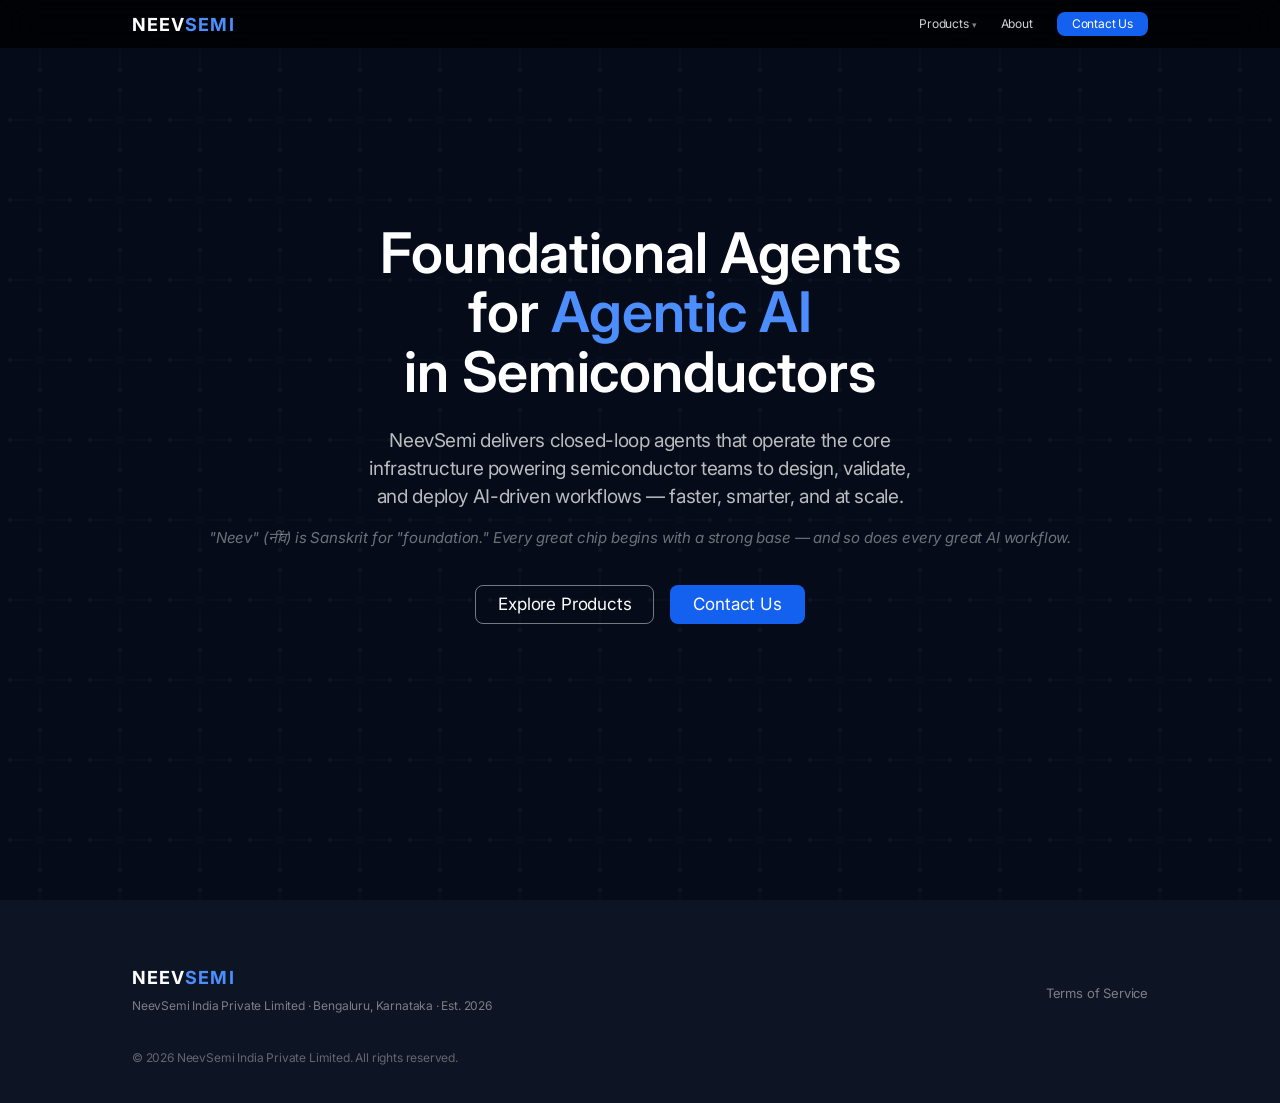
<file: index.html>
<!DOCTYPE html>
<html lang="en">
<head>
  <meta name="google-site-verification" content="Ah-fDApyvxgXRUF4ImbS94Yv62l7ZNTzWS15cAA4Ev4" />
  <meta charset="UTF-8" />
  <meta name="viewport" content="width=device-width, initial-scale=1.0" />
  <title>NeevSemi | Foundational AI for Semiconductors</title>
  <meta name="description" content="NeevSemi delivers closed-loop agents that operate the core infrastructure powering semiconductor teams to design, validate, and deploy AI-driven workflows." />
  <link rel="canonical" href="https://neevsemi.com/" />
  <!-- Favicon -->
  <link rel="icon" type="image/png" sizes="32x32" href="logo.png" />
  <link rel="icon" type="image/png" sizes="16x16" href="logo.png" />
  <link rel="apple-touch-icon" href="logo.png" />
  <!-- Open Graph -->
  <meta property="og:type"        content="website" />
  <meta property="og:url"         content="https://neevsemi.com/" />
  <meta property="og:title"       content="NeevSemi | Foundational AI for Semiconductors" />
  <meta property="og:description" content="NeevSemi delivers closed-loop agents that operate the core infrastructure powering semiconductor teams to design, validate, and deploy AI-driven workflows." />
  <meta property="og:site_name"   content="NeevSemi" />
  <!-- Twitter Card -->
  <meta name="twitter:card"        content="summary" />
  <meta name="twitter:title"       content="NeevSemi | Foundational AI for Semiconductors" />
  <meta name="twitter:description" content="NeevSemi delivers closed-loop agents that operate the core infrastructure powering semiconductor teams to design, validate, and deploy AI-driven workflows." />
  <link rel="manifest" href="manifest.json" />
  <meta name="theme-color" content="#050b18" />
  <link rel="stylesheet" href="css/styles.css" />
</head>
<body>
<a href="#main" class="skip-link">Skip to main content</a>

<!-- ═══ NAV ═══════════════════════════════════════════════════════════ -->
<nav class="nav">
  <div class="nav__inner">
    <a href="index" class="nav__logo">Neev<span>Semi</span></a>
    <ul class="nav__links">
      <li class="nav-dropdown">
        <a href="#">Products</a>
        <div class="dropdown-menu">
          <a href="products/neeVdisha">NeevDisha<span>Foundational Agentic Platform</span></a>
        </div>
      </li>
      <li><a href="about">About</a></li>
      <li><a href="about#contact" class="nav__cta-link">Contact Us</a></li>
    </ul>
    <button class="nav__hamburger" aria-label="Menu">
      <span></span><span></span><span></span>
    </button>
  </div>
</nav>

<div class="mobile-menu" role="dialog" aria-modal="true" aria-label="Navigation">
  <div class="mob-products">
    <button class="mob-products-toggle" aria-expanded="false">Products <span class="mob-arrow">&#9660;</span></button>
    <div class="mob-products-list">
      <a href="products/neeVdisha">NeevDisha</a>
    </div>
  </div>
  <a href="about">About</a>
  <a href="about#contact" class="mob-cta">Contact Us</a>
</div>

<!-- ═══ HERO ═══════════════════════════════════════════════════════════ -->
<section class="section section--dark hero hero--dark">
  <svg class="hero__bg-pattern" xmlns="http://www.w3.org/2000/svg" width="100%" height="100%">
    <defs>
      <pattern id="circuit" x="0" y="0" width="80" height="80" patternUnits="userSpaceOnUse">
        <path d="M10 40 H30 M50 40 H70 M40 10 V30 M40 50 V70" stroke="#fff" stroke-width="0.8" fill="none"/>
        <circle cx="40" cy="40" r="3" fill="none" stroke="#fff" stroke-width="0.8"/>
        <circle cx="10" cy="40" r="2" fill="#fff"/>
        <circle cx="70" cy="40" r="2" fill="#fff"/>
        <circle cx="40" cy="10" r="2" fill="#fff"/>
        <circle cx="40" cy="70" r="2" fill="#fff"/>
      </pattern>
    </defs>
    <rect width="100%" height="100%" fill="url(#circuit)"/>
  </svg>

  <div class="inner hero__content">
    <h1 class="hero__headline fade-up d1">
      Foundational Agents<br>for <em>Agentic AI</em><br>in Semiconductors
    </h1>
    <p class="hero__sub fade-up d3">
      NeevSemi delivers closed-loop agents that operate the core infrastructure powering semiconductor teams to design, validate, and deploy AI-driven workflows — faster, smarter, and at scale.
    </p>
    <p class="hero__neev-note fade-up d4" style="font-size:15px;color:rgba(255,255,255,0.42);font-style:italic;margin-top:6px;margin-bottom:36px;">
      "Neev" (नींव) is Sanskrit for "foundation." Every great chip begins with a strong base — and so does every great AI workflow.
    </p>
    <div class="hero__ctas fade-up d5">
      <a href="products/neeVdisha" class="btn btn--pill-white">Explore Products</a>
      <a href="about#contact" class="btn btn--blue">Contact Us</a>
    </div>
  </div>
</section>

<!-- ═══ FOOTER ══════════════════════════════════════════════════════════ -->
<footer class="footer">
  <div class="footer__inner">
    <div class="footer__simple">
      <div class="footer__brand-simple">
        <h3>Neev<span>Semi</span></h3>
        <p>NeevSemi India Private Limited · Bengaluru, Karnataka · Est. 2026</p>
      </div>
      <div class="footer__legal-simple">
        <a href="terms">Terms of Service</a>
      </div>
    </div>
    <div class="footer__bottom">
      <span>© 2026 NeevSemi India Private Limited. All rights reserved.</span>
    </div>
  </div>
</footer>

<script src="js/main.js"></script>
</body>
</html>
</file>
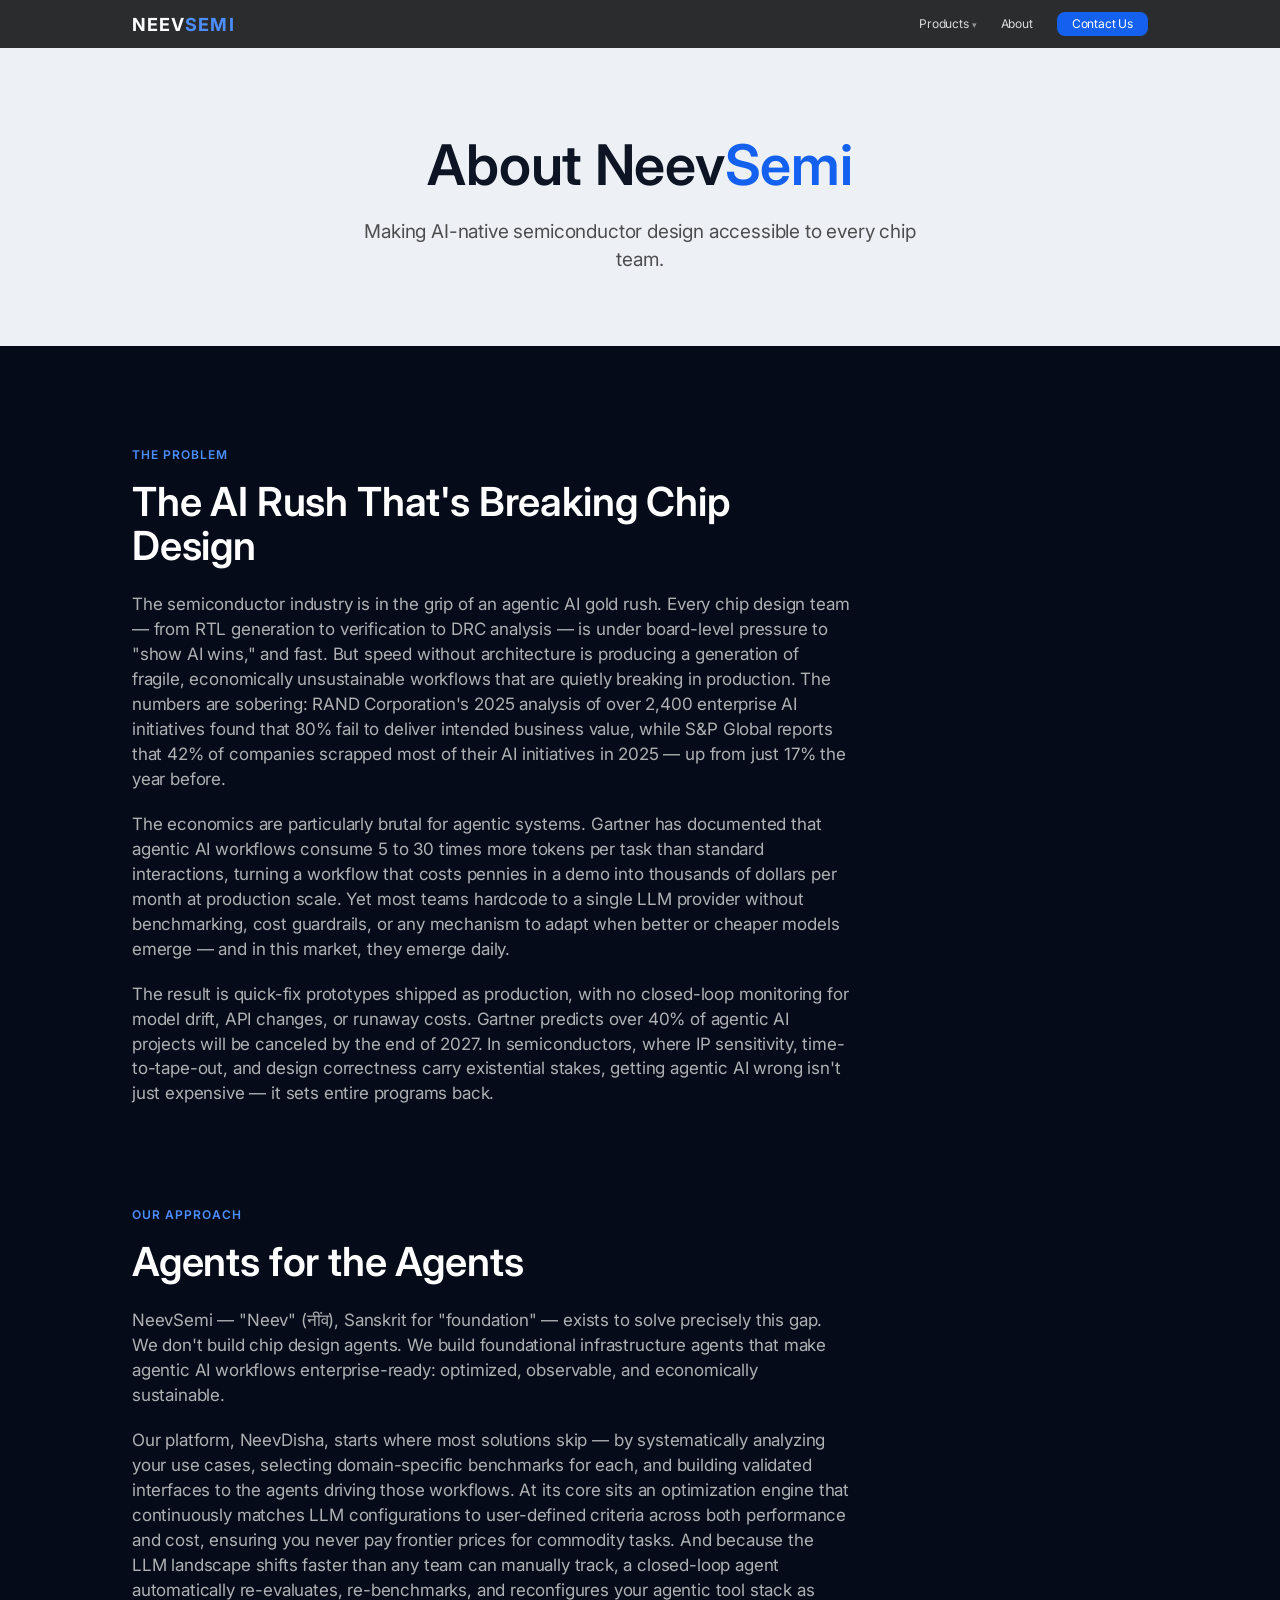
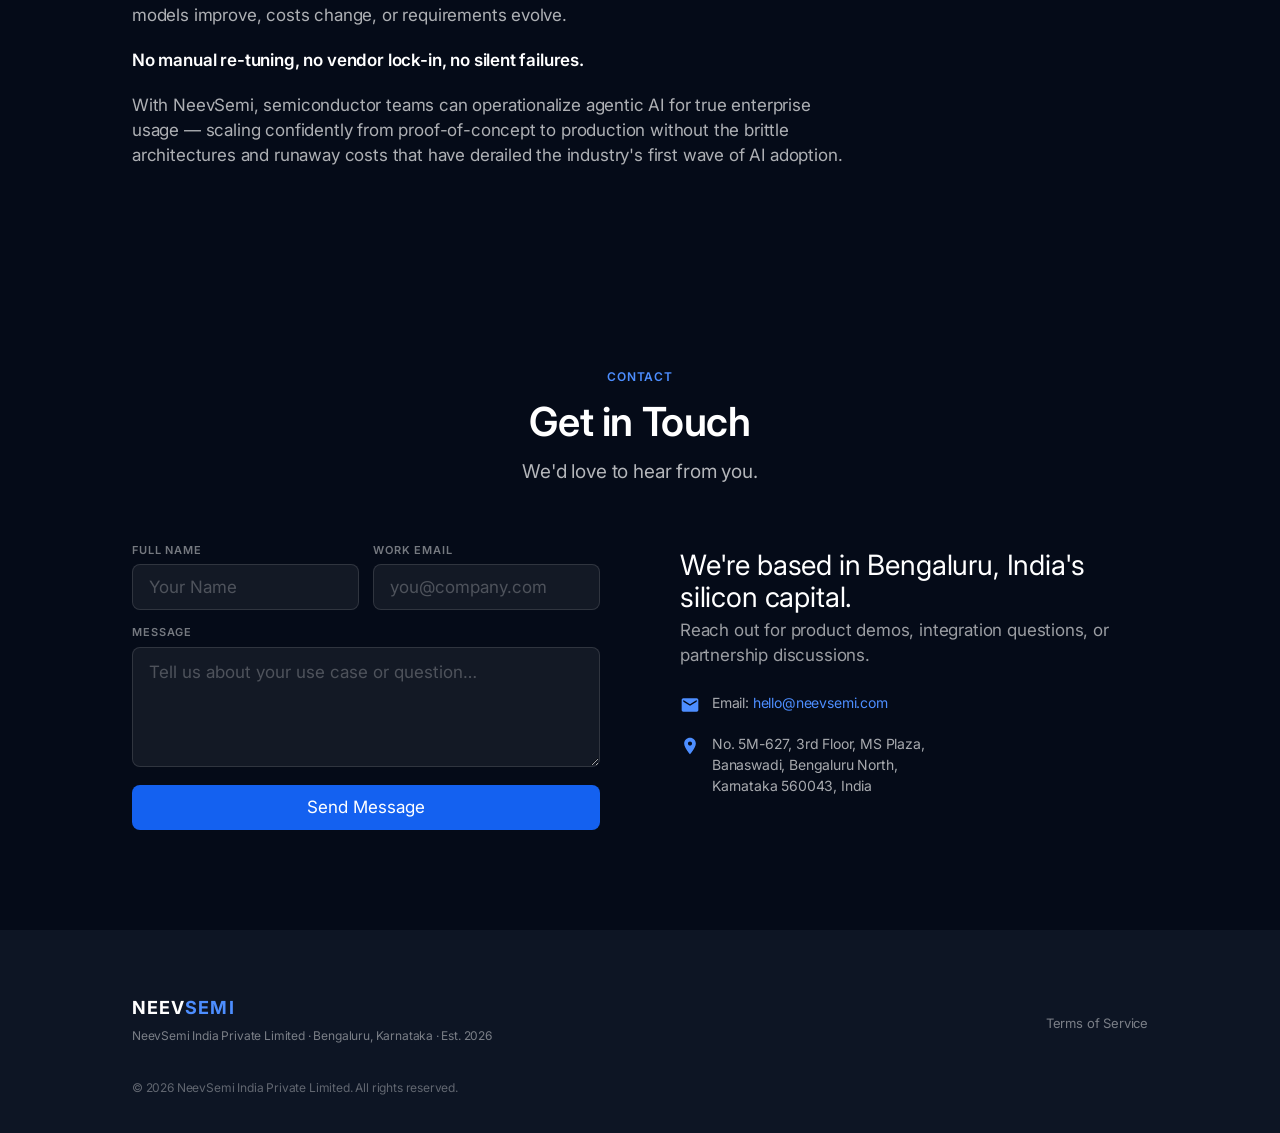
<file: about.html>
<!DOCTYPE html>
<html lang="en">
<head>
  <meta charset="UTF-8" />
  <meta name="viewport" content="width=device-width, initial-scale=1.0" />
  <title>About Us | NeevSemi</title>
  <meta name="description" content="NeevSemi builds foundational infrastructure agents that make agentic AI workflows enterprise-ready for semiconductor teams." />
  <link rel="canonical" href="https://neevsemi.com/about" />
  <!-- Favicon -->
  <link rel="icon" type="image/png" sizes="32x32" href="logo.png" />
  <link rel="icon" type="image/png" sizes="16x16" href="logo.png" />
  <link rel="apple-touch-icon" href="logo.png" />
  <!-- Open Graph -->
  <meta property="og:type"        content="website" />
  <meta property="og:url"         content="https://neevsemi.com/about" />
  <meta property="og:title"       content="About Us | NeevSemi" />
  <meta property="og:description" content="NeevSemi builds foundational infrastructure agents that make agentic AI workflows enterprise-ready for semiconductor teams." />
  <meta property="og:site_name"   content="NeevSemi" />
  <!-- Twitter Card -->
  <meta name="twitter:card"        content="summary" />
  <meta name="twitter:title"       content="About Us | NeevSemi" />
  <meta name="twitter:description" content="NeevSemi builds foundational infrastructure agents that make agentic AI workflows enterprise-ready for semiconductor teams." />
  <link rel="manifest" href="manifest.json" />
  <meta name="theme-color" content="#050b18" />
  <link rel="stylesheet" href="css/styles.css" />
</head>
<body>
<a href="#main" class="skip-link">Skip to main content</a>

<!-- ═══ NAV ═══════════════════════════════════════════════════════════ -->
<nav class="nav">
  <div class="nav__inner">
    <a href="index" class="nav__logo">Neev<span>Semi</span></a>
    <ul class="nav__links">
      <li class="nav-dropdown">
        <a href="#">Products</a>
        <div class="dropdown-menu">
          <a href="products/neeVdisha">NeevDisha<span>Foundational Agentic Platform</span></a>
        </div>
      </li>
      <li><a href="about">About</a></li>
      <li><a href="about#contact" class="nav__cta-link">Contact Us</a></li>
    </ul>
    <button class="nav__hamburger" aria-label="Menu">
      <span></span><span></span><span></span>
    </button>
  </div>
</nav>

<div class="mobile-menu" role="dialog" aria-modal="true" aria-label="Navigation">
  <div class="mob-products">
    <button class="mob-products-toggle" aria-expanded="false">Products <span class="mob-arrow">&#9660;</span></button>
    <div class="mob-products-list">
      <a href="products/neeVdisha">NeevDisha</a>
    </div>
  </div>
  <a href="about">About</a>
  <a href="about#contact" class="mob-cta">Contact Us</a>
</div>

<main id="main">
<!-- ═══ HERO ═══════════════════════════════════════════════════════════ -->
<section class="section section--light page-hero" style="padding-top:calc(48px + 88px);padding-bottom:72px;text-align:center;">
  <div class="inner">
    <h1 class="fade-up d2" style="font-family:var(--font-display);font-size:56px;font-weight:600;line-height:1.07;color:var(--near-black);max-width:640px;margin:0 auto 22px;">About Neev<span style="color:var(--apple-blue);">Semi</span></h1>
    <p class="fade-up d3" style="font-size:19px;line-height:1.47;color:var(--text-sec-light);max-width:560px;margin:0 auto;">Making AI-native semiconductor design accessible to every chip team.</p>
  </div>
</section>

<!-- ═══ THE PROBLEM ═══════════════════════════════════════════════════════ -->
<section class="section section--dark">
  <div class="inner">
    <div class="reveal" style="max-width:720px;">
      <p style="font-size:12px;font-weight:600;letter-spacing:.08em;text-transform:uppercase;color:var(--bright-blue);margin-bottom:16px;">The Problem</p>
      <h2 style="font-family:var(--font-display);font-size:40px;font-weight:600;line-height:1.10;color:var(--white);margin-bottom:24px;">The AI Rush That's Breaking Chip Design</h2>
      <p style="font-size:17px;line-height:1.47;color:rgba(255,255,255,0.68);margin-bottom:20px;">The semiconductor industry is in the grip of an agentic AI gold rush. Every chip design team — from RTL generation to verification to DRC analysis — is under board-level pressure to "show AI wins," and fast. But speed without architecture is producing a generation of fragile, economically unsustainable workflows that are quietly breaking in production. The numbers are sobering: RAND Corporation's 2025 analysis of over 2,400 enterprise AI initiatives found that 80% fail to deliver intended business value, while S&P Global reports that 42% of companies scrapped most of their AI initiatives in 2025 — up from just 17% the year before.</p>
      <p style="font-size:17px;line-height:1.47;color:rgba(255,255,255,0.68);margin-bottom:20px;">The economics are particularly brutal for agentic systems. Gartner has documented that agentic AI workflows consume 5 to 30 times more tokens per task than standard interactions, turning a workflow that costs pennies in a demo into thousands of dollars per month at production scale. Yet most teams hardcode to a single LLM provider without benchmarking, cost guardrails, or any mechanism to adapt when better or cheaper models emerge — and in this market, they emerge daily.</p>
      <p style="font-size:17px;line-height:1.47;color:rgba(255,255,255,0.68);">The result is quick-fix prototypes shipped as production, with no closed-loop monitoring for model drift, API changes, or runaway costs. Gartner predicts over 40% of agentic AI projects will be canceled by the end of 2027. In semiconductors, where IP sensitivity, time-to-tape-out, and design correctness carry existential stakes, getting agentic AI wrong isn't just expensive — it sets entire programs back.</p>
    </div>
  </div>
</section>

<!-- ═══ ABOUT ════════════════════════════════════════════════════════════ -->
<section class="section section--dark" style="padding-top:0;">
  <div class="inner">
    <div class="reveal" style="max-width:720px;">
      <p style="font-size:12px;font-weight:600;letter-spacing:.08em;text-transform:uppercase;color:var(--bright-blue);margin-bottom:16px;">Our Approach</p>
      <h2 style="font-family:var(--font-display);font-size:40px;font-weight:600;line-height:1.10;color:var(--white);margin-bottom:24px;">Agents for the Agents</h2>
      <p style="font-size:17px;line-height:1.47;color:rgba(255,255,255,0.68);margin-bottom:20px;">NeevSemi — "Neev" (नींव), Sanskrit for "foundation" — exists to solve precisely this gap. We don't build chip design agents. We build foundational infrastructure agents that make agentic AI workflows enterprise-ready: optimized, observable, and economically sustainable.</p>
      <p style="font-size:17px;line-height:1.47;color:rgba(255,255,255,0.68);margin-bottom:20px;">Our platform, NeevDisha, starts where most solutions skip — by systematically analyzing your use cases, selecting domain-specific benchmarks for each, and building validated interfaces to the agents driving those workflows. At its core sits an optimization engine that continuously matches LLM configurations to user-defined criteria across both performance and cost, ensuring you never pay frontier prices for commodity tasks. And because the LLM landscape shifts faster than any team can manually track, a closed-loop agent automatically re-evaluates, re-benchmarks, and reconfigures your agentic tool stack as models improve, costs change, or requirements evolve.</p>
      <p style="font-size:17px;line-height:1.47;color:var(--white);font-weight:600;margin-bottom:20px;">No manual re-tuning, no vendor lock-in, no silent failures.</p>
      <p style="font-size:17px;line-height:1.47;color:rgba(255,255,255,0.68);">With NeevSemi, semiconductor teams can operationalize agentic AI for true enterprise usage — scaling confidently from proof-of-concept to production without the brittle architectures and runaway costs that have derailed the industry's first wave of AI adoption.</p>
    </div>
  </div>
</section>

<!-- ═══ CONTACT ══════════════════════════════════════════════════════════ -->
<section class="section section--dark" id="contact">
  <div class="inner">
    <div class="sec-header reveal">
      <p class="eyebrow">Contact</p>
      <h2>Get in Touch</h2>
      <p>We'd love to hear from you.</p>
    </div>
    <div class="contact-wrap reveal">
      <form class="contact-form" novalidate autocomplete="on">
        <!-- Honeypot — hidden from users, catches bots -->
        <div class="hn-pot" aria-hidden="true">
          <label for="website_url">Website</label>
          <input type="text" id="website_url" name="website_url" tabindex="-1" autocomplete="off" />
        </div>
        <div class="field">
          <label for="fname">Full Name</label>
          <input type="text" id="fname" name="name" placeholder="Your Name" required autocomplete="name" maxlength="200" />
        </div>
        <div class="field">
          <label for="femail">Work Email</label>
          <input type="email" id="femail" name="email" placeholder="you@company.com" required autocomplete="email" maxlength="254" />
        </div>
        <div class="field full">
          <label for="fmsg">Message</label>
          <textarea id="fmsg" name="message" placeholder="Tell us about your use case or question…" required maxlength="5000"></textarea>
        </div>
        <div class="full" style="margin-top:4px;">
          <button type="submit" class="btn btn--blue" style="width:100%;justify-content:center;font-size:17px;padding:13px 22px;" aria-label="Send message">Send Message</button>
        </div>
      </form>
      <div class="contact-info">
        <div>
          <h3>We're based in Bengaluru, India's silicon capital.</h3>
          <p>Reach out for product demos, integration questions, or partnership discussions.</p>
        </div>
        <div style="display:flex;flex-direction:column;gap:18px;">
          <div class="info-item">
            <svg viewBox="0 0 24 24" fill="none" xmlns="http://www.w3.org/2000/svg">
              <path d="M20 4H4c-1.1 0-2 .9-2 2v12c0 1.1.9 2 2 2h16c1.1 0 2-.9 2-2V6c0-1.1-.9-2-2-2zm0 4l-8 5-8-5V6l8 5 8-5v2z" fill="currentColor"/>
            </svg>
            <p>Email: <a href="mailto:hello@neevsemi.com">hello@neevsemi.com</a></p>
          </div>
          <div class="info-item">
            <svg viewBox="0 0 24 24" fill="none" xmlns="http://www.w3.org/2000/svg">
              <path d="M12 2C8.13 2 5 5.13 5 9c0 5.25 7 13 7 13s7-7.75 7-13c0-3.87-3.13-7-7-7zm0 9.5c-1.38 0-2.5-1.12-2.5-2.5S10.62 6.5 12 6.5s2.5 1.12 2.5 2.5S13.38 11.5 12 11.5z" fill="currentColor"/>
            </svg>
            <p>No. 5M-627, 3rd Floor, MS Plaza,<br>Banaswadi, Bengaluru North,<br>Karnataka 560043, India</p>
          </div>
        </div>
      </div>
    </div>
  </div>
</section>

</main>

<!-- ═══ FOOTER ══════════════════════════════════════════════════════════ -->
<footer class="footer">
  <div class="footer__inner">
    <div class="footer__simple">
      <div class="footer__brand-simple">
        <h3>Neev<span>Semi</span></h3>
        <p>NeevSemi India Private Limited · Bengaluru, Karnataka · Est. 2026</p>
      </div>
      <div class="footer__legal-simple">
        <a href="terms">Terms of Service</a>
      </div>
    </div>
    <div class="footer__bottom">
      <span>© 2026 NeevSemi India Private Limited. All rights reserved.</span>
      
    </div>
  </div>
</footer>

<script src="js/main.js"></script>
</body>
</html>
</file>
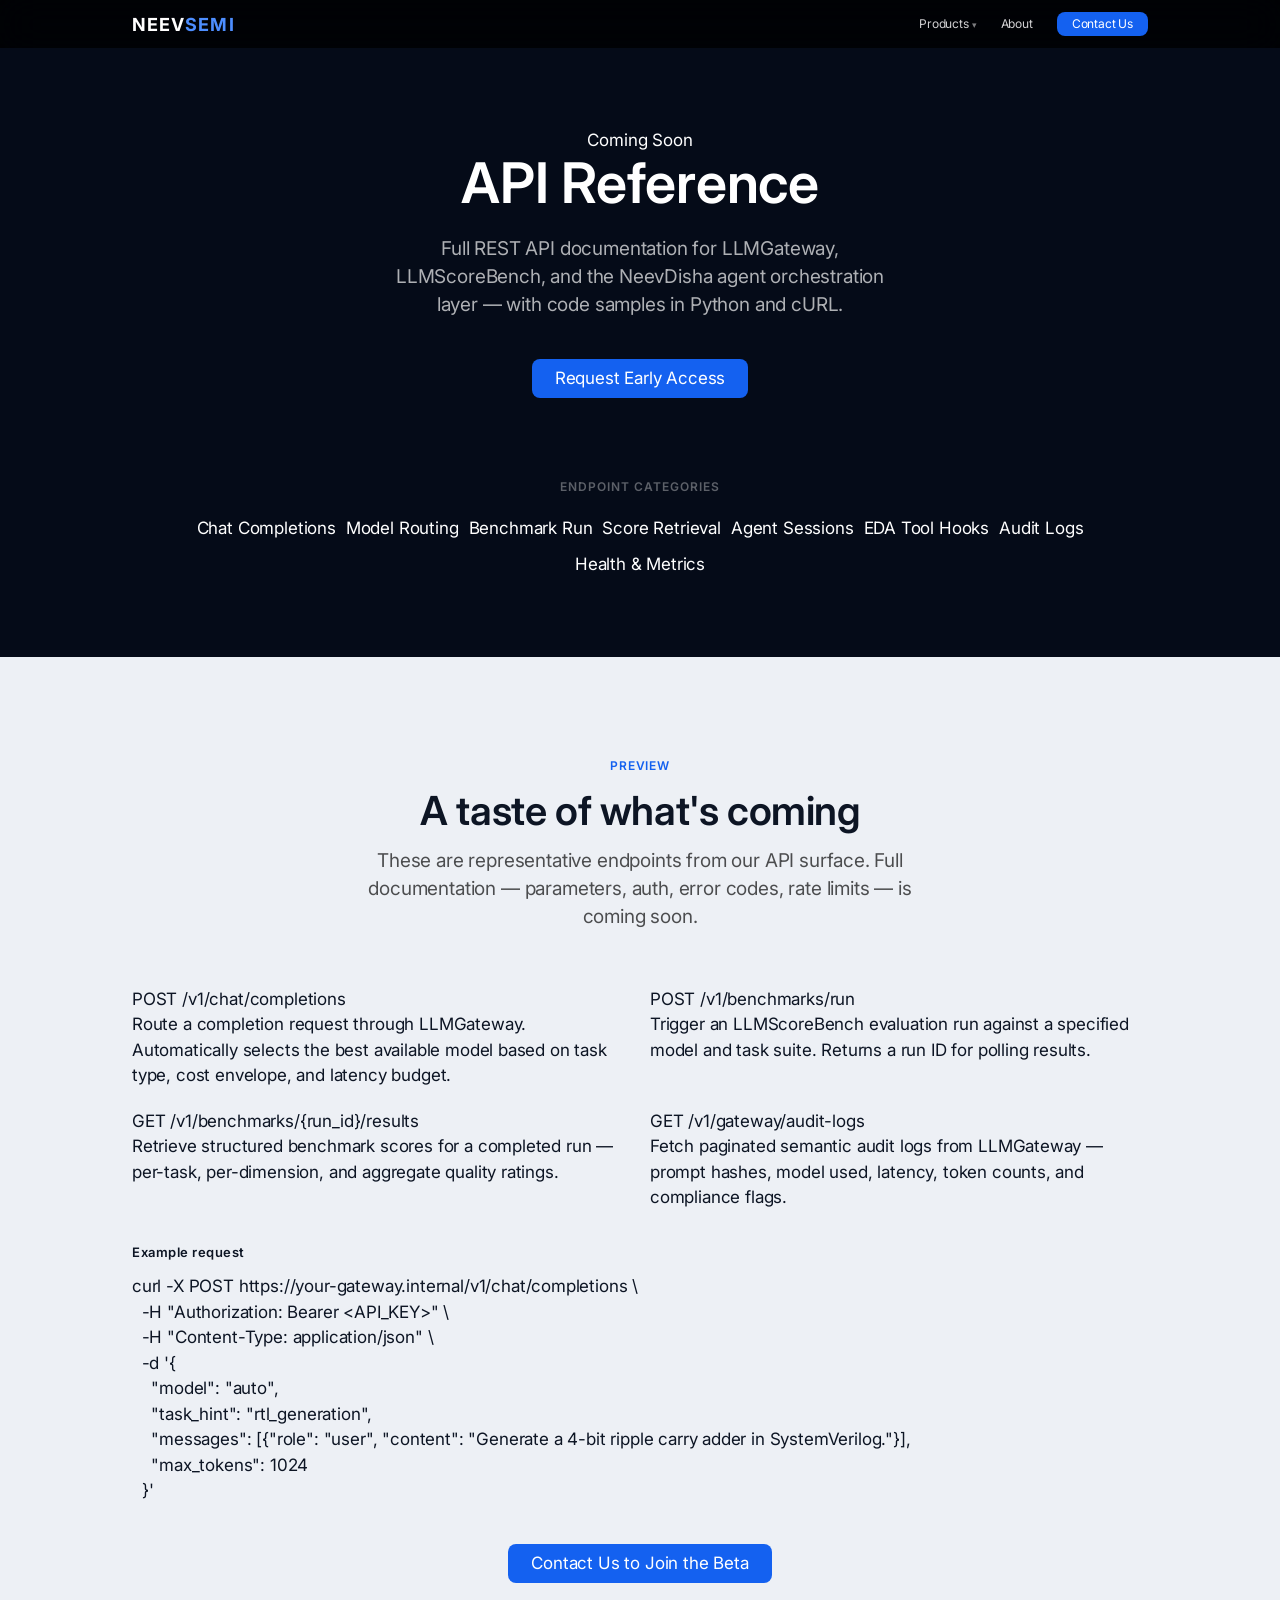
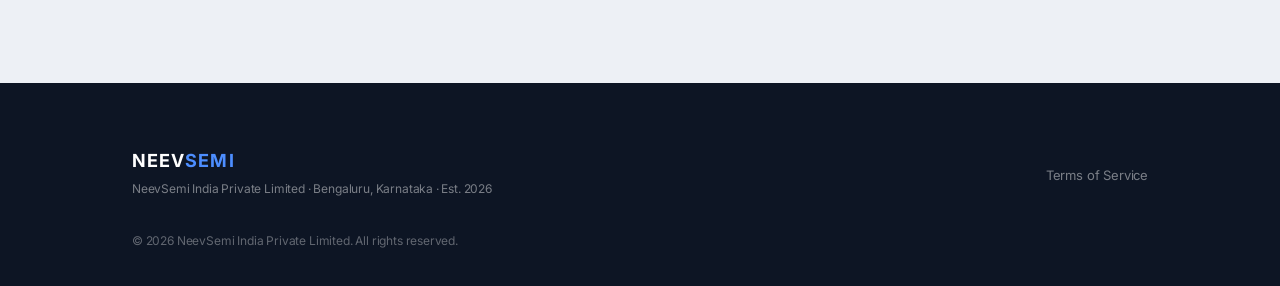
<file: api.html>
<!DOCTYPE html>
<html lang="en">
<head>
  <meta charset="UTF-8" />
  <meta name="viewport" content="width=device-width, initial-scale=1.0" />
  <title>API Reference | NeevSemi</title>
  <meta name="description" content="API reference for NeevSemi platform." />
  <link rel="canonical" href="https://neevsemi.com/api" />
  <!-- Favicon -->
  <link rel="icon" type="image/png" sizes="32x32" href="logo.png" />
  <link rel="icon" type="image/png" sizes="16x16" href="logo.png" />
  <link rel="apple-touch-icon" href="logo.png" />
  <!-- Open Graph -->
  <meta property="og:type"        content="website" />
  <meta property="og:url"         content="https://neevsemi.com/api" />
  <meta property="og:title"       content="API Reference | NeevSemi" />
  <meta property="og:description" content="API reference for NeevSemi platform." />
  <meta property="og:site_name"   content="NeevSemi" />
  <!-- Twitter Card -->
  <meta name="twitter:card"        content="summary" />
  <meta name="twitter:title"       content="API Reference | NeevSemi" />
  <meta name="twitter:description" content="API reference for NeevSemi platform." />
  <link rel="manifest" href="manifest.json" />
  <meta name="theme-color" content="#050b18" />
  <link rel="stylesheet" href="css/styles.css" />
</head>
<body>
<a href="#main" class="skip-link">Skip to main content</a>

<nav class="nav">
  <div class="nav__inner">
    <a href="index" class="nav__logo">Neev<span>Semi</span></a>
    <ul class="nav__links">
      <li class="nav-dropdown"><a href="#">Products</a>
                <div class="dropdown-menu">
          <a href="products/neeVdisha">NeevDisha<span>Foundational Agentic Platform</span></a>
        </div>
      </li>
      <li><a href="about">About</a></li>
      <li><a href="about#contact" class="nav__cta-link">Contact Us</a></li>
    </ul>
    <button class="nav__hamburger" aria-label="Menu"><span></span><span></span><span></span></button>
  </div>
</nav>
<div class="mobile-menu" role="dialog" aria-modal="true" aria-label="Navigation">
  <div class="mob-products">
    <button class="mob-products-toggle" aria-expanded="false">Products <span class="mob-arrow">&#9660;</span></button>
    <div class="mob-products-list">
      <a href="products/neeVdisha">NeevDisha</a>
    </div>
  </div>
  <a href="about">About</a>
  <a href="about#contact" class="mob-cta">Contact Us</a>
</div>

<!-- ═══ HERO ═══════════════════════════════════════════════════════════ -->
<section class="section section--dark" style="padding-top:calc(48px + 80px);padding-bottom:80px;text-align:center;">
  <div class="inner">
    <div class="coming-badge">Coming Soon</div>
    <h1 class="fade-up d1" style="font-family:var(--font-display);font-size:56px;font-weight:600;line-height:1.07;letter-spacing:-0.28px;color:var(--white);max-width:580px;margin:0 auto 22px;">API Reference</h1>
    <p class="fade-up d2" style="font-size:19px;color:rgba(255,255,255,0.68);max-width:520px;margin:0 auto 40px;line-height:1.47;">Full REST API documentation for LLMGateway, LLMScoreBench, and the NeevDisha agent orchestration layer — with code samples in Python and cURL.</p>
    <a href="about#contact" class="btn btn--blue fade-up d3">Request Early Access</a>
  </div>
</section>

<!-- ═══ ENDPOINT CATEGORIES ═══════════════════════════════════════════ -->
<section class="section section--dark" style="padding-top:0;padding-bottom:80px;">
  <div class="inner">
    <p style="text-align:center;font-size:12px;font-weight:600;letter-spacing:.08em;text-transform:uppercase;color:rgba(255,255,255,0.35);margin-bottom:20px;">Endpoint categories</p>
    <div style="display:flex;flex-wrap:wrap;gap:10px;justify-content:center;" class="reveal">
      <span class="section-chip">Chat Completions</span>
      <span class="section-chip">Model Routing</span>
      <span class="section-chip">Benchmark Run</span>
      <span class="section-chip">Score Retrieval</span>
      <span class="section-chip">Agent Sessions</span>
      <span class="section-chip">EDA Tool Hooks</span>
      <span class="section-chip">Audit Logs</span>
      <span class="section-chip">Health &amp; Metrics</span>
    </div>
  </div>
</section>

<!-- ═══ ENDPOINT PREVIEW ═════════════════════════════════════════════ -->
<section class="section section--light">
  <div class="inner">
    <div class="sec-header reveal">
      <p class="eyebrow">Preview</p>
      <h2>A taste of what's coming</h2>
      <p>These are representative endpoints from our API surface. Full documentation — parameters, auth, error codes, rate limits — is coming soon.</p>
    </div>

    <div style="display:grid;grid-template-columns:repeat(2,1fr);gap:20px;margin-bottom:32px;" class="reveal">
      <div class="endpoint-card">
        <div class="endpoint-card__header">
          <span class="method-tag method-post">POST</span>
          <span class="endpoint-path">/v1/chat/completions</span>
        </div>
        <div class="endpoint-card__body">
          <p>Route a completion request through LLMGateway. Automatically selects the best available model based on task type, cost envelope, and latency budget.</p>
        </div>
      </div>
      <div class="endpoint-card">
        <div class="endpoint-card__header">
          <span class="method-tag method-post">POST</span>
          <span class="endpoint-path">/v1/benchmarks/run</span>
        </div>
        <div class="endpoint-card__body">
          <p>Trigger an LLMScoreBench evaluation run against a specified model and task suite. Returns a run ID for polling results.</p>
        </div>
      </div>
      <div class="endpoint-card">
        <div class="endpoint-card__header">
          <span class="method-tag method-get">GET</span>
          <span class="endpoint-path">/v1/benchmarks/{run_id}/results</span>
        </div>
        <div class="endpoint-card__body">
          <p>Retrieve structured benchmark scores for a completed run — per-task, per-dimension, and aggregate quality ratings.</p>
        </div>
      </div>
      <div class="endpoint-card">
        <div class="endpoint-card__header">
          <span class="method-tag method-get">GET</span>
          <span class="endpoint-path">/v1/gateway/audit-logs</span>
        </div>
        <div class="endpoint-card__body">
          <p>Fetch paginated semantic audit logs from LLMGateway — prompt hashes, model used, latency, token counts, and compliance flags.</p>
        </div>
      </div>
    </div>

    <div class="reveal" style="margin-bottom:40px;">
      <p style="font-size:13px;font-weight:600;letter-spacing:.04em;color:var(--near-black);margin-bottom:12px;">Example request</p>
      <div class="code-block">
<span class="kw">curl</span> -X POST https://your-gateway.internal/v1/chat/completions \<br>
&nbsp;&nbsp;-H <span class="str">"Authorization: Bearer &lt;API_KEY&gt;"</span> \<br>
&nbsp;&nbsp;-H <span class="str">"Content-Type: application/json"</span> \<br>
&nbsp;&nbsp;-d <span class="str">'{</span><br>
&nbsp;&nbsp;&nbsp;&nbsp;<span class="key">"model"</span>: <span class="str">"auto"</span>,<br>
&nbsp;&nbsp;&nbsp;&nbsp;<span class="key">"task_hint"</span>: <span class="str">"rtl_generation"</span>,<br>
&nbsp;&nbsp;&nbsp;&nbsp;<span class="key">"messages"</span>: [{<span class="key">"role"</span>: <span class="str">"user"</span>, <span class="key">"content"</span>: <span class="str">"Generate a 4-bit ripple carry adder in SystemVerilog."</span>}],<br>
&nbsp;&nbsp;&nbsp;&nbsp;<span class="key">"max_tokens"</span>: <span class="num">1024</span><br>
&nbsp;&nbsp;<span class="str">}'</span>
      </div>
    </div>

    <div style="text-align:center;" class="reveal">
      <a href="about#contact" class="btn btn--blue">Contact Us to Join the Beta</a>
    </div>
  </div>
</section>

<footer class="footer">
  <div class="footer__inner">
    <div class="footer__simple">
      <div class="footer__brand-simple">
        <h3>Neev<span>Semi</span></h3>
        <p>NeevSemi India Private Limited · Bengaluru, Karnataka · Est. 2026</p>
      </div>
      <div class="footer__legal-simple">
        <a href="terms">Terms of Service</a>
      </div>
    </div>
    <div class="footer__bottom">
      <span>&copy; 2026 NeevSemi India Private Limited. All rights reserved.</span>
    </div>
  </div>
</footer>
<script src="js/main.js"></script>
</body>
</html>
</file>
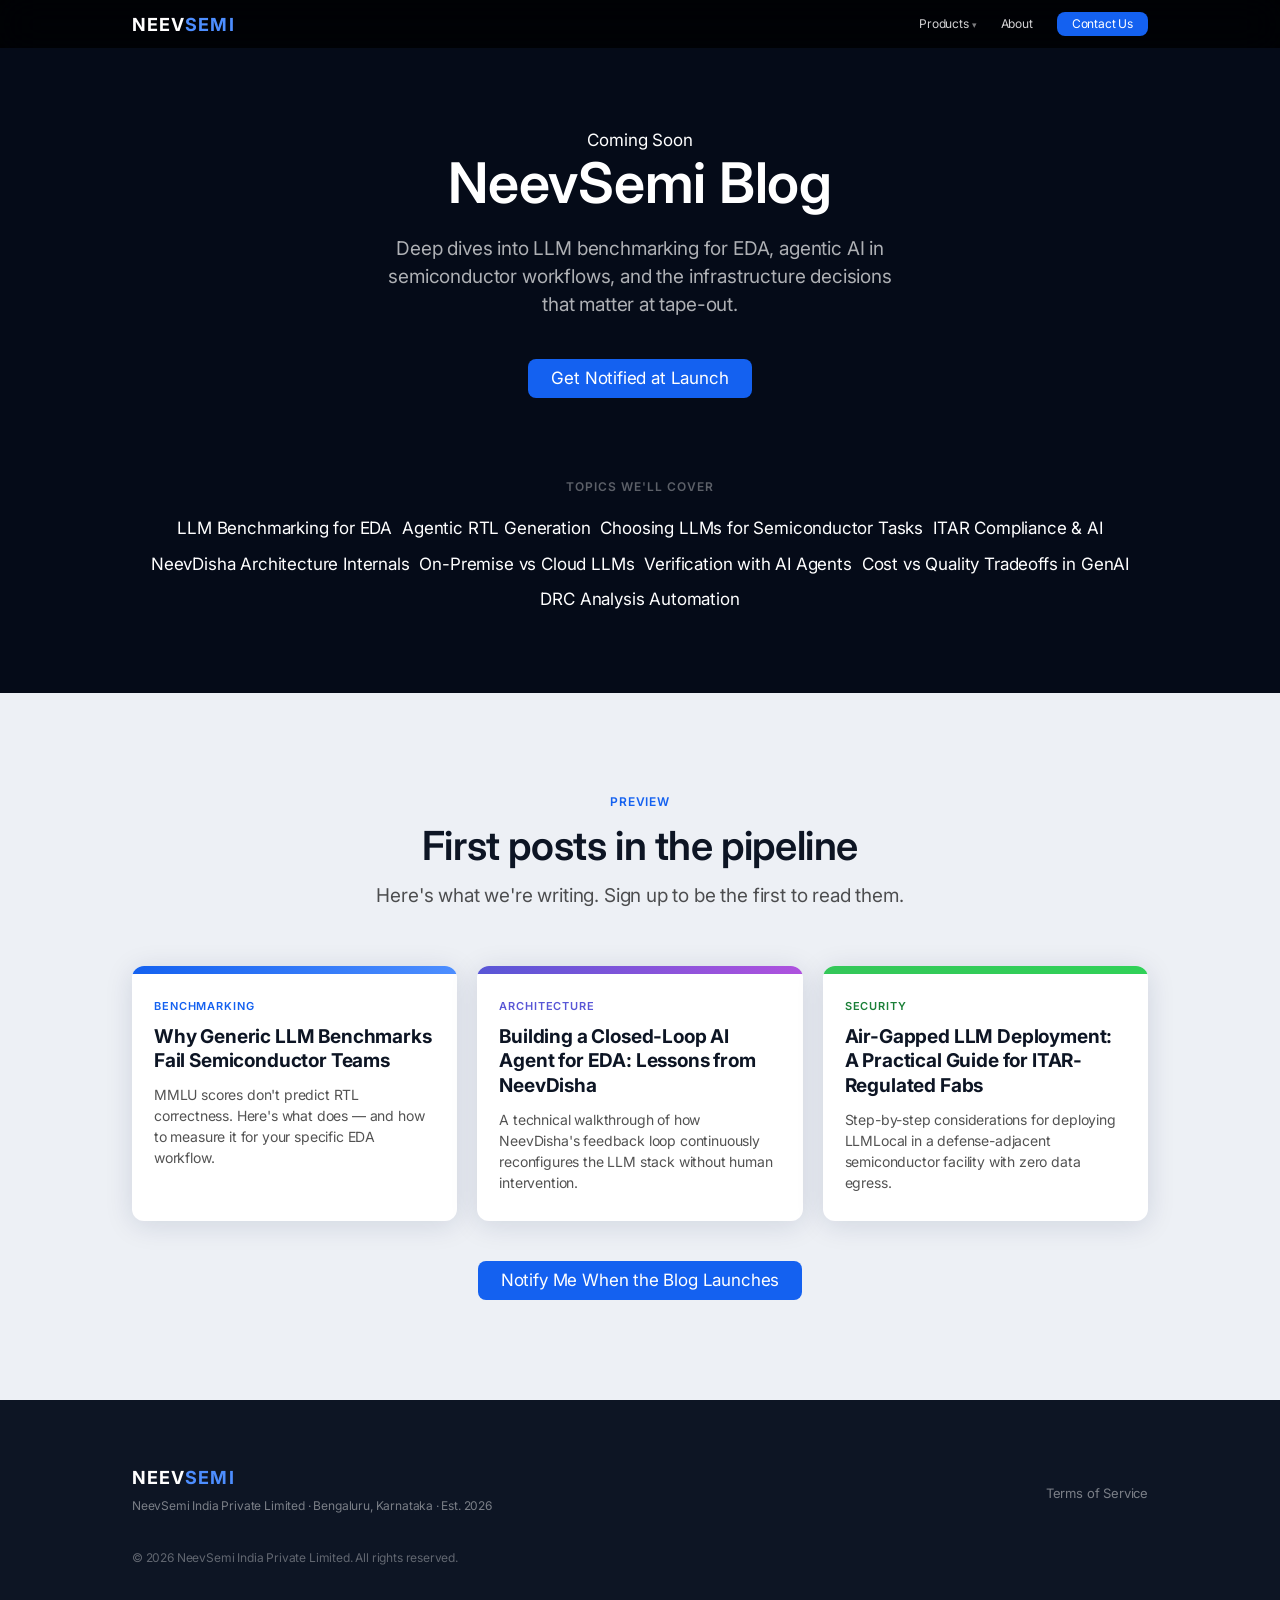
<file: blog.html>
<!DOCTYPE html>
<html lang="en">
<head>
  <meta charset="UTF-8" />
  <meta name="viewport" content="width=device-width, initial-scale=1.0" />
  <title>Blog | NeevSemi</title>
  <meta name="description" content="Insights and updates from the NeevSemi team on AI in semiconductors." />
  <link rel="canonical" href="https://neevsemi.com/blog" />
  <!-- Favicon -->
  <link rel="icon" type="image/png" sizes="32x32" href="logo.png" />
  <link rel="icon" type="image/png" sizes="16x16" href="logo.png" />
  <link rel="apple-touch-icon" href="logo.png" />
  <!-- Open Graph -->
  <meta property="og:type"        content="website" />
  <meta property="og:url"         content="https://neevsemi.com/blog" />
  <meta property="og:title"       content="Blog | NeevSemi" />
  <meta property="og:description" content="Insights and updates from the NeevSemi team on AI in semiconductors." />
  <meta property="og:site_name"   content="NeevSemi" />
  <!-- Twitter Card -->
  <meta name="twitter:card"        content="summary" />
  <meta name="twitter:title"       content="Blog | NeevSemi" />
  <meta name="twitter:description" content="Insights and updates from the NeevSemi team on AI in semiconductors." />
  <link rel="manifest" href="manifest.json" />
  <meta name="theme-color" content="#050b18" />
  <link rel="stylesheet" href="css/styles.css" />
</head>
<body>
<a href="#main" class="skip-link">Skip to main content</a>

<nav class="nav">
  <div class="nav__inner">
    <a href="index" class="nav__logo">Neev<span>Semi</span></a>
    <ul class="nav__links">
      <li class="nav-dropdown"><a href="#">Products</a>
                <div class="dropdown-menu">
          <a href="products/neeVdisha">NeevDisha<span>Foundational Agentic Platform</span></a>
        </div>
      </li>
      <li><a href="about">About</a></li>
      <li><a href="about#contact" class="nav__cta-link">Contact Us</a></li>
    </ul>
    <button class="nav__hamburger" aria-label="Menu"><span></span><span></span><span></span></button>
  </div>
</nav>
<div class="mobile-menu" role="dialog" aria-modal="true" aria-label="Navigation">
  <div class="mob-products">
    <button class="mob-products-toggle" aria-expanded="false">Products <span class="mob-arrow">&#9660;</span></button>
    <div class="mob-products-list">
      <a href="products/neeVdisha">NeevDisha</a>
    </div>
  </div>
  <a href="about">About</a>
  <a href="about#contact" class="mob-cta">Contact Us</a>
</div>

<!-- ═══ HERO ═══════════════════════════════════════════════════════════ -->
<section class="section section--dark" style="padding-top:calc(48px + 80px);padding-bottom:80px;text-align:center;">
  <div class="inner">
    <div class="coming-badge">Coming Soon</div>
    <h1 class="fade-up d1" style="font-family:var(--font-display);font-size:56px;font-weight:600;line-height:1.07;letter-spacing:-0.28px;color:var(--white);max-width:600px;margin:0 auto 22px;">NeevSemi Blog</h1>
    <p class="fade-up d2" style="font-size:19px;color:rgba(255,255,255,0.68);max-width:520px;margin:0 auto 40px;line-height:1.47;">Deep dives into LLM benchmarking for EDA, agentic AI in semiconductor workflows, and the infrastructure decisions that matter at tape-out.</p>
    <a href="about#contact" class="btn btn--blue fade-up d3">Get Notified at Launch</a>
  </div>
</section>

<!-- ═══ TOPICS PREVIEW ══════════════════════════════════════════════════ -->
<section class="section section--dark" style="padding-top:0;padding-bottom:80px;">
  <div class="inner">
    <p style="text-align:center;font-size:12px;font-weight:600;letter-spacing:.08em;text-transform:uppercase;color:rgba(255,255,255,0.35);margin-bottom:20px;">Topics we'll cover</p>
    <div style="display:flex;flex-wrap:wrap;gap:10px;justify-content:center;" class="reveal">
      <span class="topic-chip">LLM Benchmarking for EDA</span>
      <span class="topic-chip">Agentic RTL Generation</span>
      <span class="topic-chip">Choosing LLMs for Semiconductor Tasks</span>
      <span class="topic-chip">ITAR Compliance &amp; AI</span>
      <span class="topic-chip">NeevDisha Architecture Internals</span>
      <span class="topic-chip">On-Premise vs Cloud LLMs</span>
      <span class="topic-chip">Verification with AI Agents</span>
      <span class="topic-chip">Cost vs Quality Tradeoffs in GenAI</span>
      <span class="topic-chip">DRC Analysis Automation</span>
    </div>
  </div>
</section>

<!-- ═══ POST SKELETONS ══════════════════════════════════════════════════ -->
<section class="section section--light">
  <div class="inner">
    <div class="sec-header reveal">
      <p class="eyebrow">Preview</p>
      <h2>First posts in the pipeline</h2>
      <p>Here's what we're writing. Sign up to be the first to read them.</p>
    </div>
    <div style="display:grid;grid-template-columns:repeat(3,1fr);gap:20px;" class="reveal">
      <div style="background:var(--white);border-radius:12px;overflow:hidden;box-shadow:var(--card-shadow);">
        <div style="height:8px;background:linear-gradient(90deg,var(--apple-blue),var(--bright-blue));"></div>
        <div style="padding:24px 22px 28px;">
          <p style="font-size:11px;font-weight:600;letter-spacing:.08em;text-transform:uppercase;color:var(--apple-blue);margin-bottom:10px;">Benchmarking</p>
          <h3 style="font-family:var(--font-display);font-size:19px;font-weight:700;color:var(--near-black);line-height:1.3;margin-bottom:10px;">Why Generic LLM Benchmarks Fail Semiconductor Teams</h3>
          <p style="font-size:14px;color:var(--text-sec-light);line-height:1.5;">MMLU scores don't predict RTL correctness. Here's what does — and how to measure it for your specific EDA workflow.</p>
        </div>
      </div>
      <div style="background:var(--white);border-radius:12px;overflow:hidden;box-shadow:var(--card-shadow);">
        <div style="height:8px;background:linear-gradient(90deg,#5856d6,#af52de);"></div>
        <div style="padding:24px 22px 28px;">
          <p style="font-size:11px;font-weight:600;letter-spacing:.08em;text-transform:uppercase;color:#5856d6;margin-bottom:10px;">Architecture</p>
          <h3 style="font-family:var(--font-display);font-size:19px;font-weight:700;color:var(--near-black);line-height:1.3;margin-bottom:10px;">Building a Closed-Loop AI Agent for EDA: Lessons from NeevDisha</h3>
          <p style="font-size:14px;color:var(--text-sec-light);line-height:1.5;">A technical walkthrough of how NeevDisha's feedback loop continuously reconfigures the LLM stack without human intervention.</p>
        </div>
      </div>
      <div style="background:var(--white);border-radius:12px;overflow:hidden;box-shadow:var(--card-shadow);">
        <div style="height:8px;background:linear-gradient(90deg,#34c759,#30d158);"></div>
        <div style="padding:24px 22px 28px;">
          <p style="font-size:11px;font-weight:600;letter-spacing:.08em;text-transform:uppercase;color:#1a7f37;margin-bottom:10px;">Security</p>
          <h3 style="font-family:var(--font-display);font-size:19px;font-weight:700;color:var(--near-black);line-height:1.3;margin-bottom:10px;">Air-Gapped LLM Deployment: A Practical Guide for ITAR-Regulated Fabs</h3>
          <p style="font-size:14px;color:var(--text-sec-light);line-height:1.5;">Step-by-step considerations for deploying LLMLocal in a defense-adjacent semiconductor facility with zero data egress.</p>
        </div>
      </div>
    </div>
    <div style="text-align:center;margin-top:40px;" class="reveal">
      <a href="about#contact" class="btn btn--blue">Notify Me When the Blog Launches</a>
    </div>
  </div>
</section>

<footer class="footer">
  <div class="footer__inner">
    <div class="footer__simple">
      <div class="footer__brand-simple">
        <h3>Neev<span>Semi</span></h3>
        <p>NeevSemi India Private Limited · Bengaluru, Karnataka · Est. 2026</p>
      </div>
      <div class="footer__legal-simple">
        <a href="terms">Terms of Service</a>
      </div>
    </div>
    <div class="footer__bottom">
      <span>&copy; 2026 NeevSemi India Private Limited. All rights reserved.</span>
    </div>
  </div>
</footer>
<script src="js/main.js"></script>
</body>
</html>
</file>
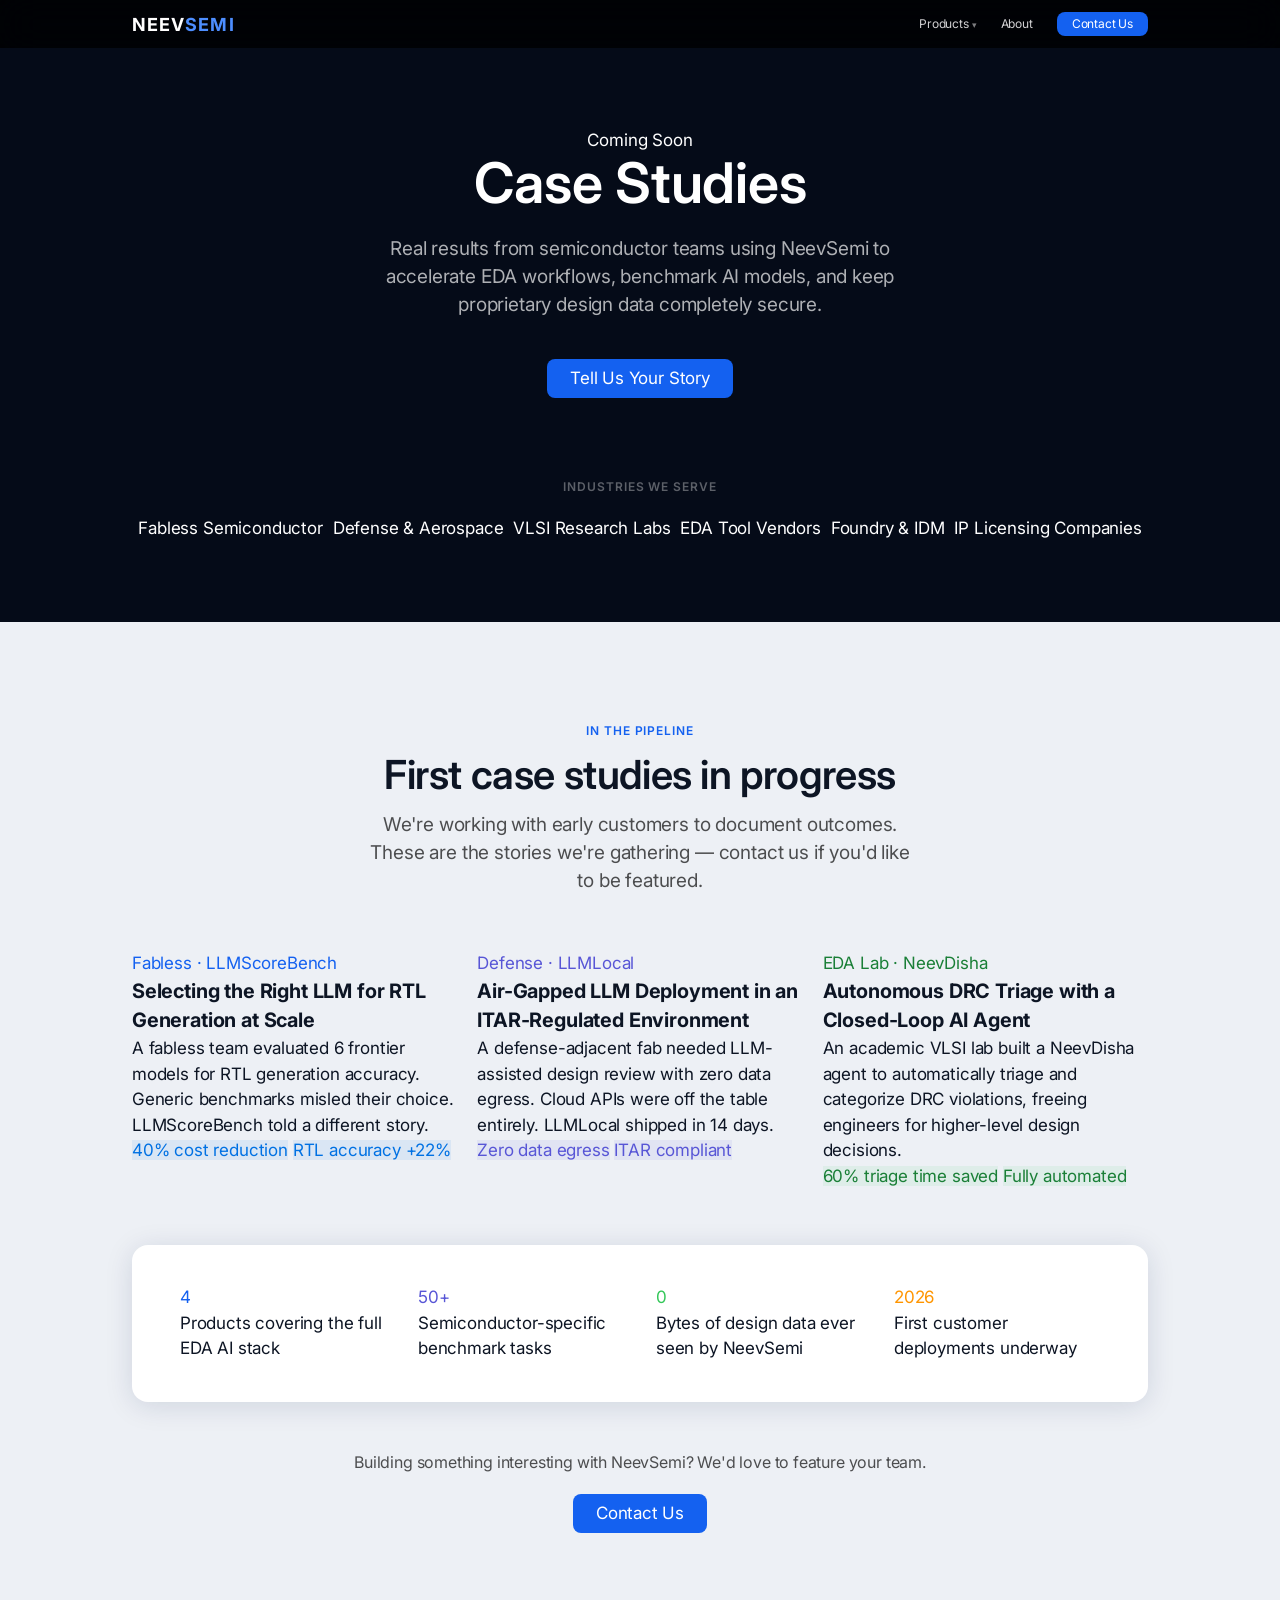
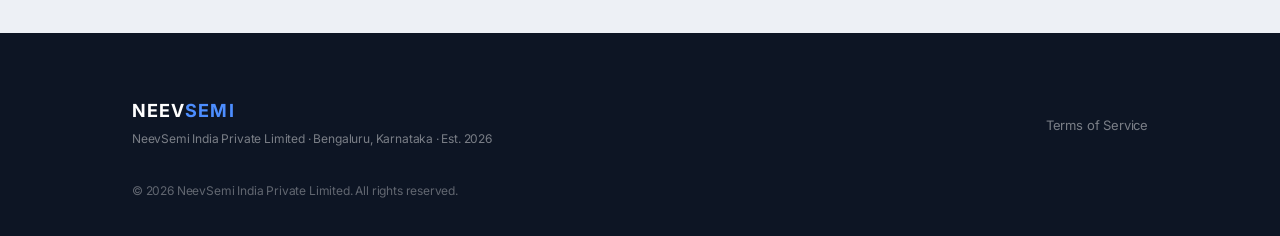
<file: case-studies.html>
<!DOCTYPE html>
<html lang="en">
<head>
  <meta charset="UTF-8" />
  <meta name="viewport" content="width=device-width, initial-scale=1.0" />
  <title>Case Studies | NeevSemi</title>
  <meta name="description" content="Real-world case studies from NeevSemi customers." />
  <link rel="canonical" href="https://neevsemi.com/case-studies" />
  <!-- Favicon -->
  <link rel="icon" type="image/png" sizes="32x32" href="logo.png" />
  <link rel="icon" type="image/png" sizes="16x16" href="logo.png" />
  <link rel="apple-touch-icon" href="logo.png" />
  <!-- Open Graph -->
  <meta property="og:type"        content="website" />
  <meta property="og:url"         content="https://neevsemi.com/case-studies" />
  <meta property="og:title"       content="Case Studies | NeevSemi" />
  <meta property="og:description" content="Real-world case studies from NeevSemi customers." />
  <meta property="og:site_name"   content="NeevSemi" />
  <!-- Twitter Card -->
  <meta name="twitter:card"        content="summary" />
  <meta name="twitter:title"       content="Case Studies | NeevSemi" />
  <meta name="twitter:description" content="Real-world case studies from NeevSemi customers." />
  <link rel="manifest" href="manifest.json" />
  <meta name="theme-color" content="#050b18" />
  <link rel="stylesheet" href="css/styles.css" />
</head>
<body>
<a href="#main" class="skip-link">Skip to main content</a>

<nav class="nav">
  <div class="nav__inner">
    <a href="index" class="nav__logo">Neev<span>Semi</span></a>
    <ul class="nav__links">
      <li class="nav-dropdown"><a href="#">Products</a>
                <div class="dropdown-menu">
          <a href="products/neeVdisha">NeevDisha<span>Foundational Agentic Platform</span></a>
        </div>
      </li>
      <li><a href="about">About</a></li>
      <li><a href="about#contact" class="nav__cta-link">Contact Us</a></li>
    </ul>
    <button class="nav__hamburger" aria-label="Menu"><span></span><span></span><span></span></button>
  </div>
</nav>
<div class="mobile-menu" role="dialog" aria-modal="true" aria-label="Navigation">
  <div class="mob-products">
    <button class="mob-products-toggle" aria-expanded="false">Products <span class="mob-arrow">&#9660;</span></button>
    <div class="mob-products-list">
      <a href="products/neeVdisha">NeevDisha</a>
    </div>
  </div>
  <a href="about">About</a>
  <a href="about#contact" class="mob-cta">Contact Us</a>
</div>

<!-- ═══ HERO ═══════════════════════════════════════════════════════════ -->
<section class="section section--dark" style="padding-top:calc(48px + 80px);padding-bottom:80px;text-align:center;">
  <div class="inner">
    <div class="coming-badge">Coming Soon</div>
    <h1 class="fade-up d1" style="font-family:var(--font-display);font-size:56px;font-weight:600;line-height:1.07;letter-spacing:-0.28px;color:var(--white);max-width:640px;margin:0 auto 22px;">Case Studies</h1>
    <p class="fade-up d2" style="font-size:19px;color:rgba(255,255,255,0.68);max-width:540px;margin:0 auto 40px;line-height:1.47;">Real results from semiconductor teams using NeevSemi to accelerate EDA workflows, benchmark AI models, and keep proprietary design data completely secure.</p>
    <a href="about#contact" class="btn btn--blue fade-up d3">Tell Us Your Story</a>
  </div>
</section>

<!-- ═══ INDUSTRY SEGMENTS ═════════════════════════════════════════════ -->
<section class="section section--dark" style="padding-top:0;padding-bottom:80px;">
  <div class="inner">
    <p style="text-align:center;font-size:12px;font-weight:600;letter-spacing:.08em;text-transform:uppercase;color:rgba(255,255,255,0.35);margin-bottom:20px;">Industries we serve</p>
    <div style="display:flex;flex-wrap:wrap;gap:10px;justify-content:center;" class="reveal">
      <span class="section-chip">Fabless Semiconductor</span>
      <span class="section-chip">Defense &amp; Aerospace</span>
      <span class="section-chip">VLSI Research Labs</span>
      <span class="section-chip">EDA Tool Vendors</span>
      <span class="section-chip">Foundry &amp; IDM</span>
      <span class="section-chip">IP Licensing Companies</span>
    </div>
  </div>
</section>

<!-- ═══ CASE STUDY PREVIEWS ═══════════════════════════════════════════ -->
<section class="section section--light">
  <div class="inner">
    <div class="sec-header reveal">
      <p class="eyebrow">In the Pipeline</p>
      <h2>First case studies in progress</h2>
      <p>We're working with early customers to document outcomes. These are the stories we're gathering — contact us if you'd like to be featured.</p>
    </div>

    <div style="display:grid;grid-template-columns:repeat(3,1fr);gap:20px;margin-bottom:56px;" class="reveal">

      <div class="cs-card">
        <div class="cs-card__bar" style="background:linear-gradient(90deg,var(--apple-blue),var(--bright-blue));"></div>
        <div class="cs-card__body">
          <p class="cs-card__segment" style="color:var(--apple-blue);">Fabless · LLMScoreBench</p>
          <h3>Selecting the Right LLM for RTL Generation at Scale</h3>
          <p class="cs-card__challenge">A fabless team evaluated 6 frontier models for RTL generation accuracy. Generic benchmarks misled their choice. LLMScoreBench told a different story.</p>
          <div class="cs-card__outcome">
            <span class="outcome-tag" style="background:rgba(0,113,227,0.08);color:#0071e3;">40% cost reduction</span>
            <span class="outcome-tag" style="background:rgba(0,113,227,0.08);color:#0071e3;">RTL accuracy +22%</span>
          </div>
        </div>
      </div>

      <div class="cs-card">
        <div class="cs-card__bar" style="background:linear-gradient(90deg,#5856d6,#af52de);"></div>
        <div class="cs-card__body">
          <p class="cs-card__segment" style="color:#5856d6;">Defense · LLMLocal</p>
          <h3>Air-Gapped LLM Deployment in an ITAR-Regulated Environment</h3>
          <p class="cs-card__challenge">A defense-adjacent fab needed LLM-assisted design review with zero data egress. Cloud APIs were off the table entirely. LLMLocal shipped in 14 days.</p>
          <div class="cs-card__outcome">
            <span class="outcome-tag" style="background:rgba(88,86,214,0.08);color:#5856d6;">Zero data egress</span>
            <span class="outcome-tag" style="background:rgba(88,86,214,0.08);color:#5856d6;">ITAR compliant</span>
          </div>
        </div>
      </div>

      <div class="cs-card">
        <div class="cs-card__bar" style="background:linear-gradient(90deg,#34c759,#30d158);"></div>
        <div class="cs-card__body">
          <p class="cs-card__segment" style="color:#1a7f37;">EDA Lab · NeevDisha</p>
          <h3>Autonomous DRC Triage with a Closed-Loop AI Agent</h3>
          <p class="cs-card__challenge">An academic VLSI lab built a NeevDisha agent to automatically triage and categorize DRC violations, freeing engineers for higher-level design decisions.</p>
          <div class="cs-card__outcome">
            <span class="outcome-tag" style="background:rgba(52,199,89,0.08);color:#1a7f37;">60% triage time saved</span>
            <span class="outcome-tag" style="background:rgba(52,199,89,0.08);color:#1a7f37;">Fully automated</span>
          </div>
        </div>
      </div>

    </div>

    <!-- Stats row -->
    <div style="background:var(--white);border-radius:16px;box-shadow:var(--card-shadow);padding:40px 48px;display:grid;grid-template-columns:repeat(4,1fr);gap:32px;" class="reveal">
      <div class="stat-highlight">
        <div class="stat-highlight__num" style="color:var(--apple-blue);">4</div>
        <div class="stat-highlight__label">Products covering the full EDA AI stack</div>
      </div>
      <div class="stat-highlight">
        <div class="stat-highlight__num" style="color:#5856d6;">50+</div>
        <div class="stat-highlight__label">Semiconductor-specific benchmark tasks</div>
      </div>
      <div class="stat-highlight">
        <div class="stat-highlight__num" style="color:#34c759;">0</div>
        <div class="stat-highlight__label">Bytes of design data ever seen by NeevSemi</div>
      </div>
      <div class="stat-highlight">
        <div class="stat-highlight__num" style="color:#ff9500;">2026</div>
        <div class="stat-highlight__label">First customer deployments underway</div>
      </div>
    </div>

    <div style="text-align:center;margin-top:48px;" class="reveal">
      <p style="font-size:16px;color:var(--text-sec-light);margin-bottom:20px;">Building something interesting with NeevSemi? We'd love to feature your team.</p>
      <a href="about#contact" class="btn btn--blue">Contact Us</a>
    </div>
  </div>
</section>

<footer class="footer">
  <div class="footer__inner">
    <div class="footer__simple">
      <div class="footer__brand-simple">
        <h3>Neev<span>Semi</span></h3>
        <p>NeevSemi India Private Limited · Bengaluru, Karnataka · Est. 2026</p>
      </div>
      <div class="footer__legal-simple">
        <a href="terms">Terms of Service</a>
      </div>
    </div>
    <div class="footer__bottom">
      <span>&copy; 2026 NeevSemi India Private Limited. All rights reserved.</span>
    </div>
  </div>
</footer>
<script src="js/main.js"></script>
</body>
</html>
</file>
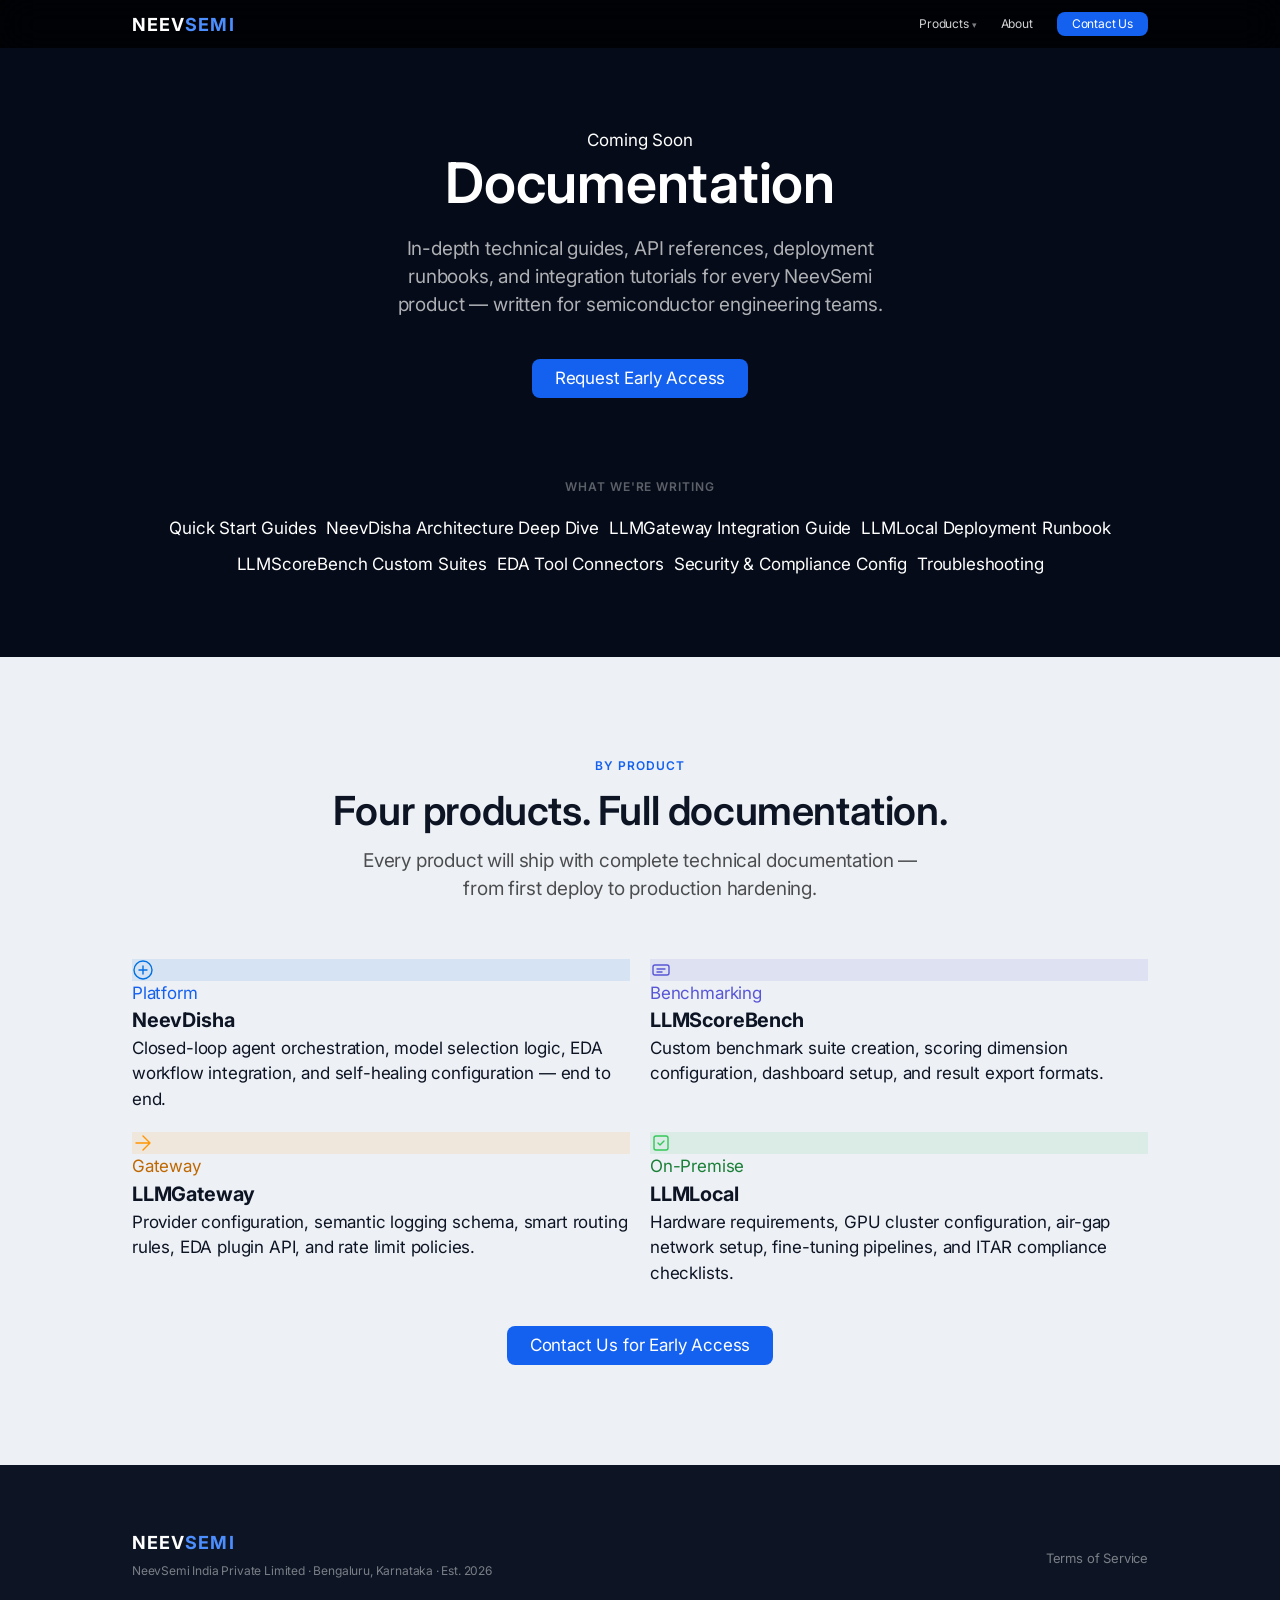
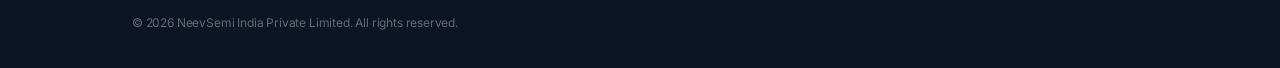
<file: docs.html>
<!DOCTYPE html>
<html lang="en">
<head>
  <meta charset="UTF-8" />
  <meta name="viewport" content="width=device-width, initial-scale=1.0" />
  <title>Documentation | NeevSemi</title>
  <meta name="description" content="Technical documentation for NeevSemi products." />
  <link rel="canonical" href="https://neevsemi.com/docs" />
  <!-- Favicon -->
  <link rel="icon" type="image/png" sizes="32x32" href="logo.png" />
  <link rel="icon" type="image/png" sizes="16x16" href="logo.png" />
  <link rel="apple-touch-icon" href="logo.png" />
  <!-- Open Graph -->
  <meta property="og:type"        content="website" />
  <meta property="og:url"         content="https://neevsemi.com/docs" />
  <meta property="og:title"       content="Documentation | NeevSemi" />
  <meta property="og:description" content="Technical documentation for NeevSemi products." />
  <meta property="og:site_name"   content="NeevSemi" />
  <!-- Twitter Card -->
  <meta name="twitter:card"        content="summary" />
  <meta name="twitter:title"       content="Documentation | NeevSemi" />
  <meta name="twitter:description" content="Technical documentation for NeevSemi products." />
  <link rel="manifest" href="manifest.json" />
  <meta name="theme-color" content="#050b18" />
  <link rel="stylesheet" href="css/styles.css" />
</head>
<body>
<a href="#main" class="skip-link">Skip to main content</a>

<nav class="nav">
  <div class="nav__inner">
    <a href="index" class="nav__logo">Neev<span>Semi</span></a>
    <ul class="nav__links">
      <li class="nav-dropdown"><a href="#">Products</a>
                <div class="dropdown-menu">
          <a href="products/neeVdisha">NeevDisha<span>Foundational Agentic Platform</span></a>
        </div>
      </li>
      <li><a href="about">About</a></li>
      <li><a href="about#contact" class="nav__cta-link">Contact Us</a></li>
    </ul>
    <button class="nav__hamburger" aria-label="Menu"><span></span><span></span><span></span></button>
  </div>
</nav>
<div class="mobile-menu" role="dialog" aria-modal="true" aria-label="Navigation">
  <div class="mob-products">
    <button class="mob-products-toggle" aria-expanded="false">Products <span class="mob-arrow">&#9660;</span></button>
    <div class="mob-products-list">
      <a href="products/neeVdisha">NeevDisha</a>
    </div>
  </div>
  <a href="about">About</a>
  <a href="about#contact" class="mob-cta">Contact Us</a>
</div>

<!-- ═══ HERO ═══════════════════════════════════════════════════════════ -->
<section class="section section--dark" style="padding-top:calc(48px + 80px);padding-bottom:80px;text-align:center;">
  <div class="inner">
    <div class="coming-badge">Coming Soon</div>
    <h1 class="fade-up d1" style="font-family:var(--font-display);font-size:56px;font-weight:600;line-height:1.07;letter-spacing:-0.28px;color:var(--white);max-width:620px;margin:0 auto 22px;">Documentation</h1>
    <p class="fade-up d2" style="font-size:19px;color:rgba(255,255,255,0.68);max-width:520px;margin:0 auto 40px;line-height:1.47;">In-depth technical guides, API references, deployment runbooks, and integration tutorials for every NeevSemi product — written for semiconductor engineering teams.</p>
    <a href="about#contact" class="btn btn--blue fade-up d3">Request Early Access</a>
  </div>
</section>

<!-- ═══ DOC SECTIONS PREVIEW ══════════════════════════════════════════ -->
<section class="section section--dark" style="padding-top:0;padding-bottom:80px;">
  <div class="inner">
    <p style="text-align:center;font-size:12px;font-weight:600;letter-spacing:.08em;text-transform:uppercase;color:rgba(255,255,255,0.35);margin-bottom:20px;">What we're writing</p>
    <div style="display:flex;flex-wrap:wrap;gap:10px;justify-content:center;" class="reveal">
      <span class="section-chip">Quick Start Guides</span>
      <span class="section-chip">NeevDisha Architecture Deep Dive</span>
      <span class="section-chip">LLMGateway Integration Guide</span>
      <span class="section-chip">LLMLocal Deployment Runbook</span>
      <span class="section-chip">LLMScoreBench Custom Suites</span>
      <span class="section-chip">EDA Tool Connectors</span>
      <span class="section-chip">Security & Compliance Config</span>
      <span class="section-chip">Troubleshooting</span>
    </div>
  </div>
</section>

<!-- ═══ PRODUCT DOCS PREVIEW ════════════════════════════════════════════ -->
<section class="section section--light">
  <div class="inner">
    <div class="sec-header reveal">
      <p class="eyebrow">By Product</p>
      <h2>Four products. Full documentation.</h2>
      <p>Every product will ship with complete technical documentation — from first deploy to production hardening.</p>
    </div>
    <div style="display:grid;grid-template-columns:repeat(2,1fr);gap:20px;" class="reveal">

      <div class="doc-card">
        <div class="doc-card__icon" style="background:rgba(0,113,227,0.1);">
          <svg width="22" height="22" viewBox="0 0 22 22" fill="none"><circle cx="11" cy="11" r="9" stroke="#0071e3" stroke-width="1.4"/><path d="M7 11h8M11 7v8" stroke="#0071e3" stroke-width="1.4" stroke-linecap="round"/></svg>
        </div>
        <p class="doc-card__tag" style="color:var(--apple-blue);">Platform</p>
        <h3>NeevDisha</h3>
        <p>Closed-loop agent orchestration, model selection logic, EDA workflow integration, and self-healing configuration — end to end.</p>
      </div>

      <div class="doc-card">
        <div class="doc-card__icon" style="background:rgba(88,86,214,0.1);">
          <svg width="22" height="22" viewBox="0 0 22 22" fill="none"><rect x="3" y="6" width="16" height="10" rx="2" stroke="#5856d6" stroke-width="1.4"/><path d="M7 10h8M7 13h5" stroke="#5856d6" stroke-width="1.4" stroke-linecap="round"/></svg>
        </div>
        <p class="doc-card__tag" style="color:#5856d6;">Benchmarking</p>
        <h3>LLMScoreBench</h3>
        <p>Custom benchmark suite creation, scoring dimension configuration, dashboard setup, and result export formats.</p>
      </div>

      <div class="doc-card">
        <div class="doc-card__icon" style="background:rgba(255,149,0,0.1);">
          <svg width="22" height="22" viewBox="0 0 22 22" fill="none"><path d="M4 11h14M11 4l7 7-7 7" stroke="#ff9500" stroke-width="1.4" stroke-linecap="round" stroke-linejoin="round"/></svg>
        </div>
        <p class="doc-card__tag" style="color:#bf6800;">Gateway</p>
        <h3>LLMGateway</h3>
        <p>Provider configuration, semantic logging schema, smart routing rules, EDA plugin API, and rate limit policies.</p>
      </div>

      <div class="doc-card">
        <div class="doc-card__icon" style="background:rgba(52,199,89,0.1);">
          <svg width="22" height="22" viewBox="0 0 22 22" fill="none"><rect x="4" y="4" width="14" height="14" rx="2" stroke="#34c759" stroke-width="1.4"/><path d="M8 11l2 2 4-4" stroke="#34c759" stroke-width="1.4" stroke-linecap="round" stroke-linejoin="round"/></svg>
        </div>
        <p class="doc-card__tag" style="color:#1a7f37;">On-Premise</p>
        <h3>LLMLocal</h3>
        <p>Hardware requirements, GPU cluster configuration, air-gap network setup, fine-tuning pipelines, and ITAR compliance checklists.</p>
      </div>

    </div>
    <div style="text-align:center;margin-top:40px;" class="reveal">
      <a href="about#contact" class="btn btn--blue">Contact Us for Early Access</a>
    </div>
  </div>
</section>

<footer class="footer">
  <div class="footer__inner">
    <div class="footer__simple">
      <div class="footer__brand-simple">
        <h3>Neev<span>Semi</span></h3>
        <p>NeevSemi India Private Limited · Bengaluru, Karnataka · Est. 2026</p>
      </div>
      <div class="footer__legal-simple">
        <a href="terms">Terms of Service</a>
      </div>
    </div>
    <div class="footer__bottom">
      <span>&copy; 2026 NeevSemi India Private Limited. All rights reserved.</span>
    </div>
  </div>
</footer>
<script src="js/main.js"></script>
</body>
</html>
</file>
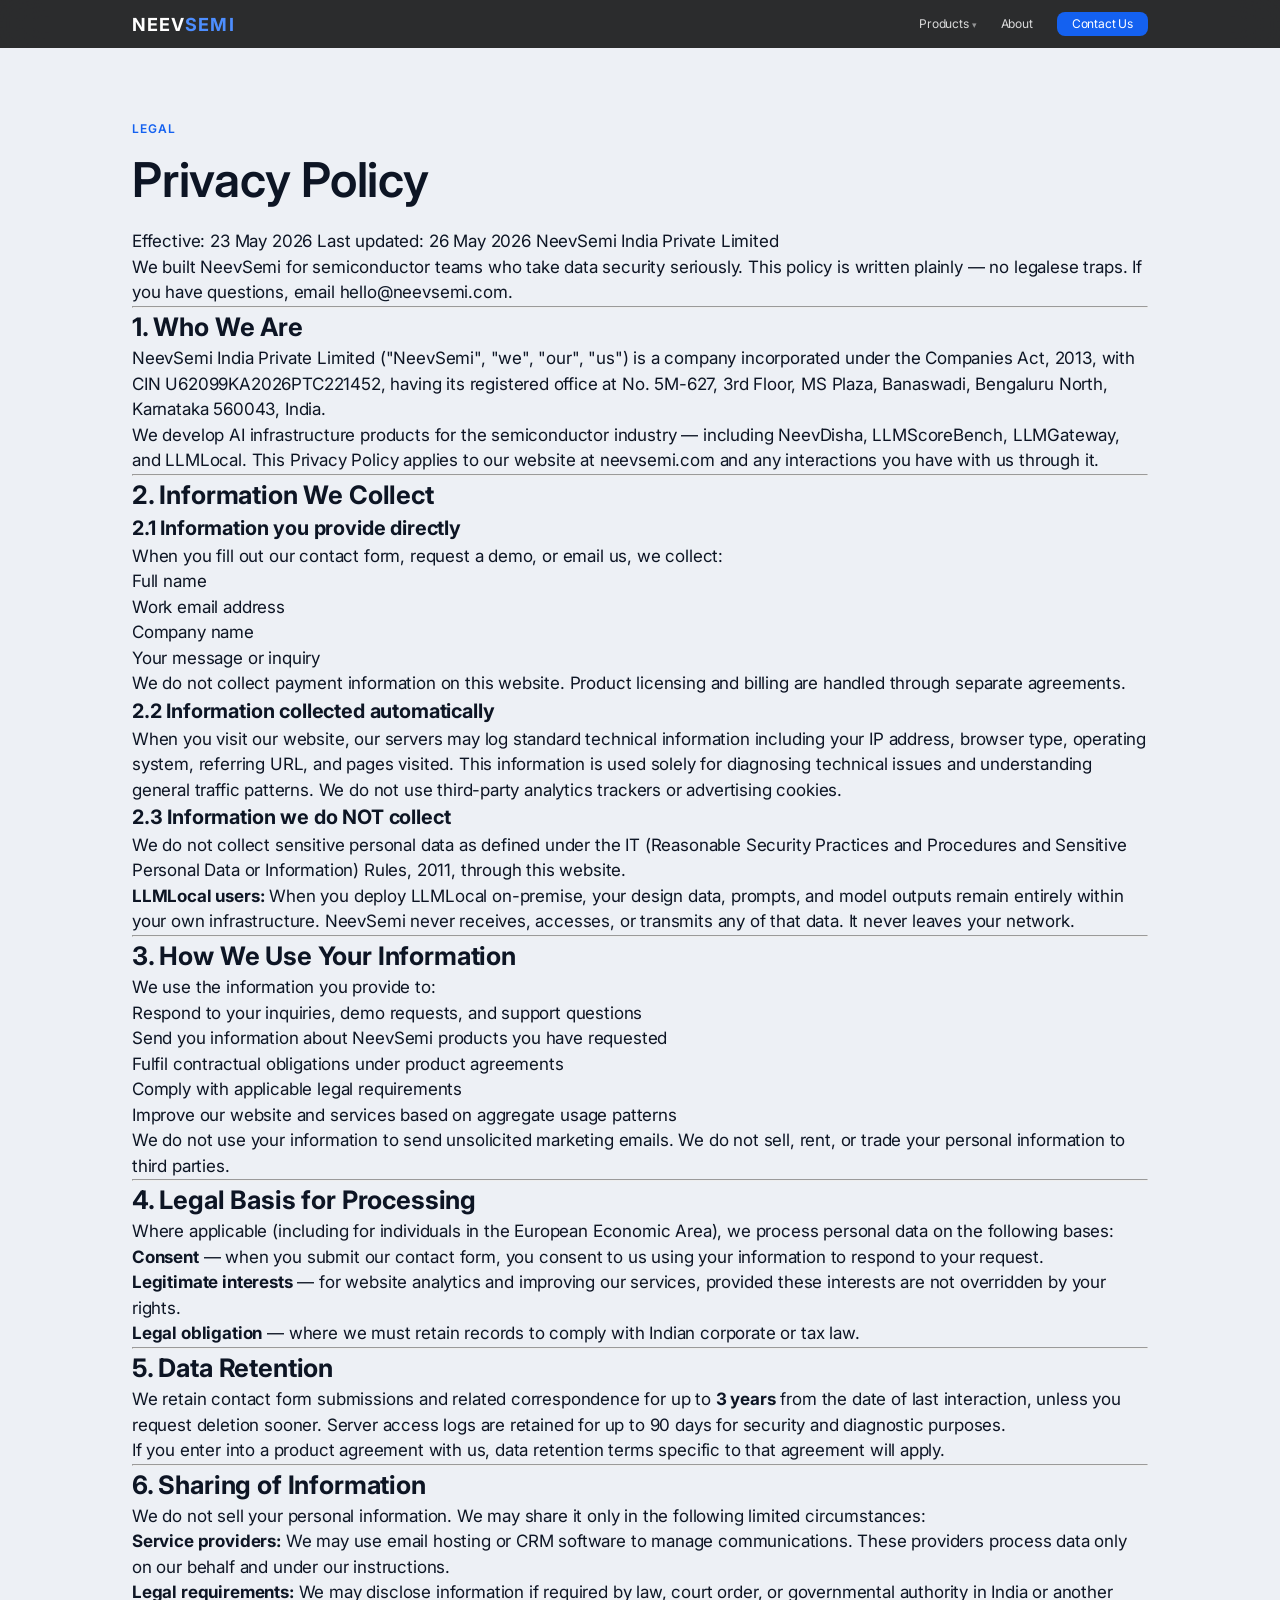
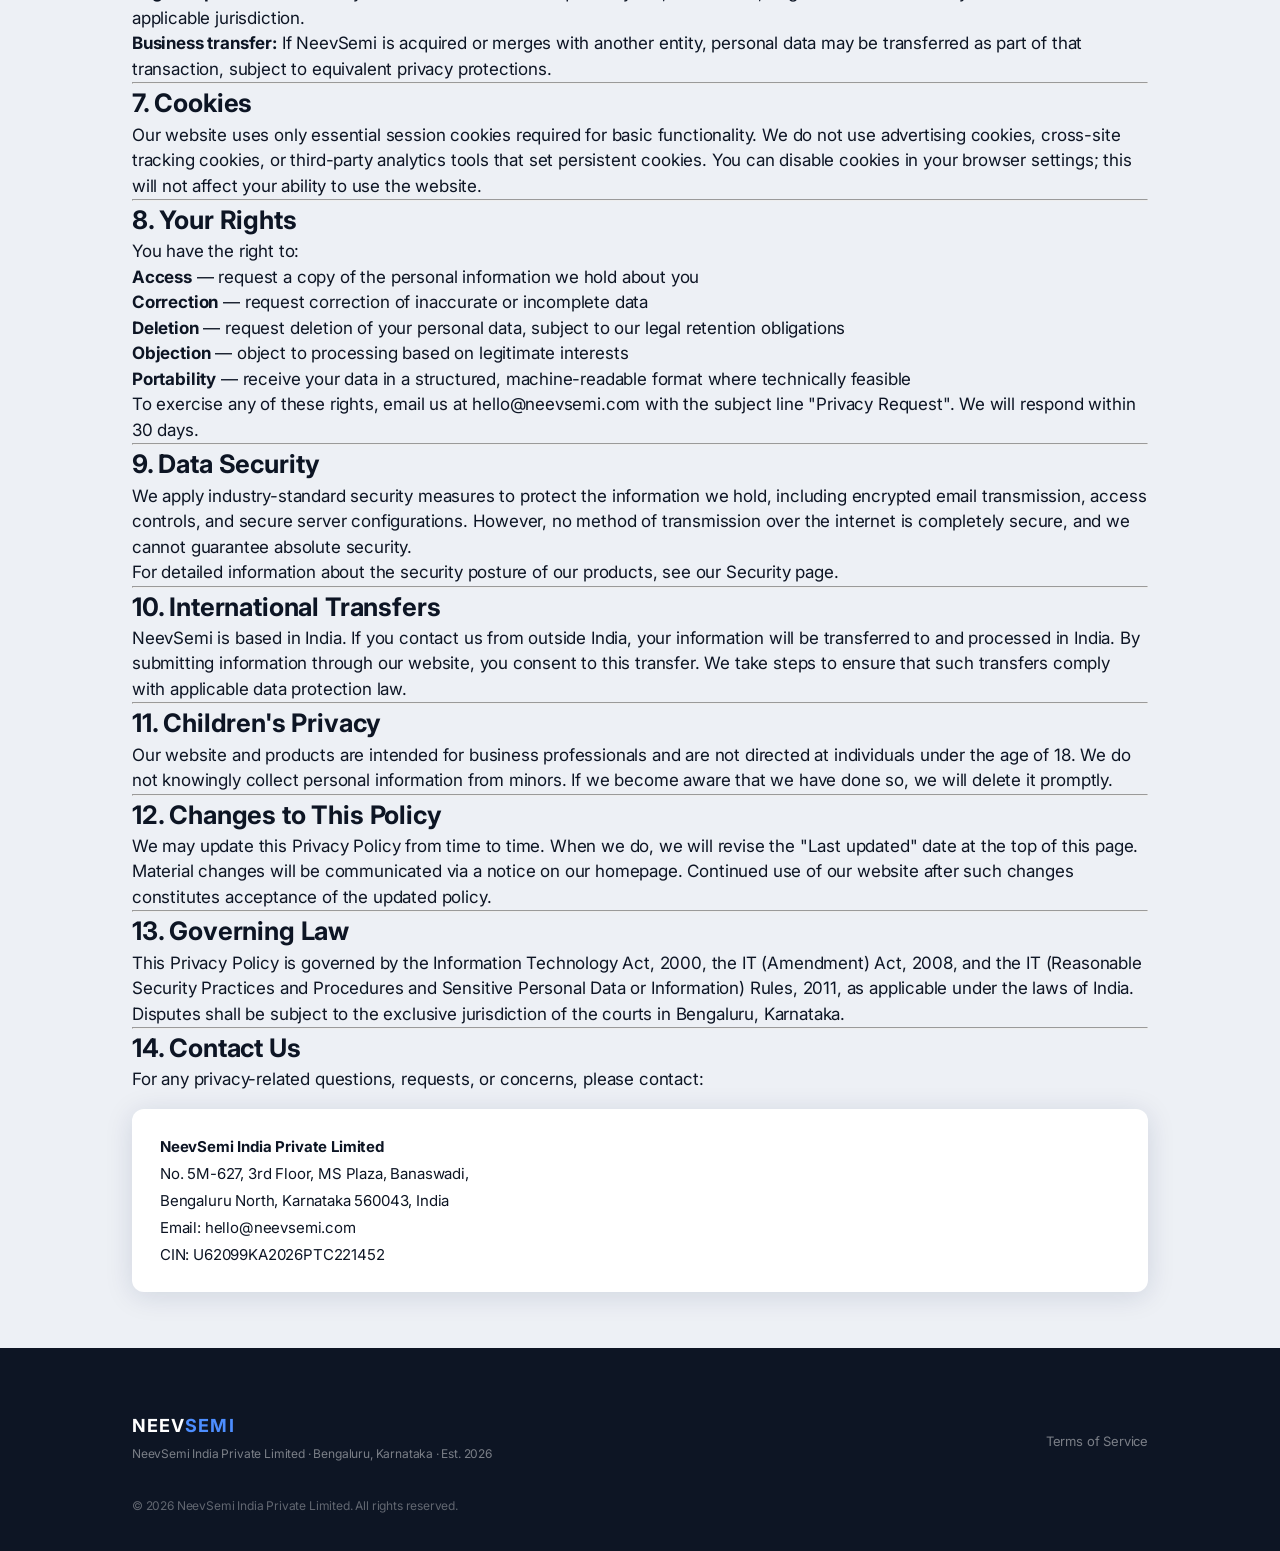
<file: privacy.html>
<!DOCTYPE html>
<html lang="en">
<head>
  <meta charset="UTF-8" />
  <meta name="viewport" content="width=device-width, initial-scale=1.0" />
  <title>Privacy Policy | NeevSemi</title>
  <meta name="description" content="Privacy Policy for NeevSemi India Private Limited." />
  <link rel="canonical" href="https://neevsemi.com/privacy" />
  <!-- Favicon -->
  <link rel="icon" type="image/png" sizes="32x32" href="logo.png" />
  <link rel="icon" type="image/png" sizes="16x16" href="logo.png" />
  <link rel="apple-touch-icon" href="logo.png" />
  <!-- Open Graph -->
  <meta property="og:type"        content="website" />
  <meta property="og:url"         content="https://neevsemi.com/privacy" />
  <meta property="og:title"       content="Privacy Policy | NeevSemi" />
  <meta property="og:description" content="Privacy Policy for NeevSemi India Private Limited." />
  <meta property="og:site_name"   content="NeevSemi" />
  <!-- Twitter Card -->
  <meta name="twitter:card"        content="summary" />
  <meta name="twitter:title"       content="Privacy Policy | NeevSemi" />
  <meta name="twitter:description" content="Privacy Policy for NeevSemi India Private Limited." />
  <link rel="manifest" href="manifest.json" />
  <meta name="theme-color" content="#050b18" />
  <link rel="stylesheet" href="css/styles.css" />
</head>
<body>
<a href="#main" class="skip-link">Skip to main content</a>

<!-- ═══ NAV ═══════════════════════════════════════════════════════════ -->
<nav class="nav">
  <div class="nav__inner">
    <a href="index" class="nav__logo">Neev<span>Semi</span></a>
    <ul class="nav__links">
      <li class="nav-dropdown">
        <a href="#">Products</a>
                <div class="dropdown-menu">
          <a href="products/neeVdisha">NeevDisha<span>Foundational Agentic Platform</span></a>
        </div>
      </li>
      <li><a href="about">About</a></li>
      <li><a href="about#contact" class="nav__cta-link">Contact Us</a></li>
    </ul>
    <button class="nav__hamburger" aria-label="Menu"><span></span><span></span><span></span></button>
  </div>
</nav>
<div class="mobile-menu" role="dialog" aria-modal="true" aria-label="Navigation">
  <div class="mob-products">
    <button class="mob-products-toggle" aria-expanded="false">Products <span class="mob-arrow">&#9660;</span></button>
    <div class="mob-products-list">
      <a href="products/neeVdisha">NeevDisha</a>
    </div>
  </div>
  <a href="about">About</a>
  <a href="about#contact" class="mob-cta">Contact Us</a>
</div>

<!-- ═══ HERO ═══════════════════════════════════════════════════════════ -->
<section class="section section--light" style="padding-top: calc(48px + 72px); padding-bottom: 56px;">
  <div class="inner">
    <div class="legal-body">
      <p style="font-size:12px;font-weight:600;letter-spacing:.08em;text-transform:uppercase;color:var(--apple-blue);margin-bottom:16px;">Legal</p>
      <h1 style="font-family:var(--font-display);font-size:48px;font-weight:600;line-height:1.07;letter-spacing:-0.24px;color:var(--near-black);margin-bottom:24px;">Privacy Policy</h1>
      <div class="legal-meta">
        <span>Effective: 23 May 2026</span>
        <span>Last updated: 26 May 2026</span>
        <span>NeevSemi India Private Limited</span>
      </div>

      <div class="highlight-box">
        <p>We built NeevSemi for semiconductor teams who take data security seriously. This policy is written plainly — no legalese traps. If you have questions, email <a href="mailto:hello@neevsemi.com">hello@neevsemi.com</a>.</p>
      </div>

      <hr class="legal-divider">

      <h2>1. Who We Are</h2>
      <p>NeevSemi India Private Limited ("NeevSemi", "we", "our", "us") is a company incorporated under the Companies Act, 2013, with CIN U62099KA2026PTC221452, having its registered office at No. 5M-627, 3rd Floor, MS Plaza, Banaswadi, Bengaluru North, Karnataka 560043, India.</p>
      <p>We develop AI infrastructure products for the semiconductor industry — including NeevDisha, LLMScoreBench, LLMGateway, and LLMLocal. This Privacy Policy applies to our website at neevsemi.com and any interactions you have with us through it.</p>

      <hr class="legal-divider">

      <h2>2. Information We Collect</h2>
      <h3>2.1 Information you provide directly</h3>
      <p>When you fill out our contact form, request a demo, or email us, we collect:</p>
      <ul>
        <li>Full name</li>
        <li>Work email address</li>
        <li>Company name</li>
        <li>Your message or inquiry</li>
      </ul>
      <p>We do not collect payment information on this website. Product licensing and billing are handled through separate agreements.</p>

      <h3>2.2 Information collected automatically</h3>
      <p>When you visit our website, our servers may log standard technical information including your IP address, browser type, operating system, referring URL, and pages visited. This information is used solely for diagnosing technical issues and understanding general traffic patterns. We do not use third-party analytics trackers or advertising cookies.</p>

      <h3>2.3 Information we do NOT collect</h3>
      <p>We do not collect sensitive personal data as defined under the IT (Reasonable Security Practices and Procedures and Sensitive Personal Data or Information) Rules, 2011, through this website.</p>
      <div class="highlight-box">
        <p><strong>LLMLocal users:</strong> When you deploy LLMLocal on-premise, your design data, prompts, and model outputs remain entirely within your own infrastructure. NeevSemi never receives, accesses, or transmits any of that data. It never leaves your network.</p>
      </div>

      <hr class="legal-divider">

      <h2>3. How We Use Your Information</h2>
      <p>We use the information you provide to:</p>
      <ul>
        <li>Respond to your inquiries, demo requests, and support questions</li>
        <li>Send you information about NeevSemi products you have requested</li>
        <li>Fulfil contractual obligations under product agreements</li>
        <li>Comply with applicable legal requirements</li>
        <li>Improve our website and services based on aggregate usage patterns</li>
      </ul>
      <p>We do not use your information to send unsolicited marketing emails. We do not sell, rent, or trade your personal information to third parties.</p>

      <hr class="legal-divider">

      <h2>4. Legal Basis for Processing</h2>
      <p>Where applicable (including for individuals in the European Economic Area), we process personal data on the following bases:</p>
      <ul>
        <li><strong>Consent</strong> — when you submit our contact form, you consent to us using your information to respond to your request.</li>
        <li><strong>Legitimate interests</strong> — for website analytics and improving our services, provided these interests are not overridden by your rights.</li>
        <li><strong>Legal obligation</strong> — where we must retain records to comply with Indian corporate or tax law.</li>
      </ul>

      <hr class="legal-divider">

      <h2>5. Data Retention</h2>
      <p>We retain contact form submissions and related correspondence for up to <strong>3 years</strong> from the date of last interaction, unless you request deletion sooner. Server access logs are retained for up to 90 days for security and diagnostic purposes.</p>
      <p>If you enter into a product agreement with us, data retention terms specific to that agreement will apply.</p>

      <hr class="legal-divider">

      <h2>6. Sharing of Information</h2>
      <p>We do not sell your personal information. We may share it only in the following limited circumstances:</p>
      <ul>
        <li><strong>Service providers:</strong> We may use email hosting or CRM software to manage communications. These providers process data only on our behalf and under our instructions.</li>
        <li><strong>Legal requirements:</strong> We may disclose information if required by law, court order, or governmental authority in India or another applicable jurisdiction.</li>
        <li><strong>Business transfer:</strong> If NeevSemi is acquired or merges with another entity, personal data may be transferred as part of that transaction, subject to equivalent privacy protections.</li>
      </ul>

      <hr class="legal-divider">

      <h2>7. Cookies</h2>
      <p>Our website uses only essential session cookies required for basic functionality. We do not use advertising cookies, cross-site tracking cookies, or third-party analytics tools that set persistent cookies. You can disable cookies in your browser settings; this will not affect your ability to use the website.</p>

      <hr class="legal-divider">

      <h2>8. Your Rights</h2>
      <p>You have the right to:</p>
      <ul>
        <li><strong>Access</strong> — request a copy of the personal information we hold about you</li>
        <li><strong>Correction</strong> — request correction of inaccurate or incomplete data</li>
        <li><strong>Deletion</strong> — request deletion of your personal data, subject to our legal retention obligations</li>
        <li><strong>Objection</strong> — object to processing based on legitimate interests</li>
        <li><strong>Portability</strong> — receive your data in a structured, machine-readable format where technically feasible</li>
      </ul>
      <p>To exercise any of these rights, email us at <a href="mailto:hello@neevsemi.com">hello@neevsemi.com</a> with the subject line "Privacy Request". We will respond within 30 days.</p>

      <hr class="legal-divider">

      <h2>9. Data Security</h2>
      <p>We apply industry-standard security measures to protect the information we hold, including encrypted email transmission, access controls, and secure server configurations. However, no method of transmission over the internet is completely secure, and we cannot guarantee absolute security.</p>
      <p>For detailed information about the security posture of our products, see our <a href="security">Security page</a>.</p>

      <hr class="legal-divider">

      <h2>10. International Transfers</h2>
      <p>NeevSemi is based in India. If you contact us from outside India, your information will be transferred to and processed in India. By submitting information through our website, you consent to this transfer. We take steps to ensure that such transfers comply with applicable data protection law.</p>

      <hr class="legal-divider">

      <h2>11. Children's Privacy</h2>
      <p>Our website and products are intended for business professionals and are not directed at individuals under the age of 18. We do not knowingly collect personal information from minors. If we become aware that we have done so, we will delete it promptly.</p>

      <hr class="legal-divider">

      <h2>12. Changes to This Policy</h2>
      <p>We may update this Privacy Policy from time to time. When we do, we will revise the "Last updated" date at the top of this page. Material changes will be communicated via a notice on our homepage. Continued use of our website after such changes constitutes acceptance of the updated policy.</p>

      <hr class="legal-divider">

      <h2>13. Governing Law</h2>
      <p>This Privacy Policy is governed by the Information Technology Act, 2000, the IT (Amendment) Act, 2008, and the IT (Reasonable Security Practices and Procedures and Sensitive Personal Data or Information) Rules, 2011, as applicable under the laws of India. Disputes shall be subject to the exclusive jurisdiction of the courts in Bengaluru, Karnataka.</p>

      <hr class="legal-divider">

      <h2>14. Contact Us</h2>
      <p>For any privacy-related questions, requests, or concerns, please contact:</p>
      <div style="background:var(--white);border-radius:12px;padding:24px 28px;box-shadow:var(--card-shadow);margin-top:16px;">
        <p style="margin:0;font-size:15px;line-height:1.8;color:var(--near-black);">
          <strong>NeevSemi India Private Limited</strong><br>
          No. 5M-627, 3rd Floor, MS Plaza, Banaswadi,<br>
          Bengaluru North, Karnataka 560043, India<br>
          Email: <a href="mailto:hello@neevsemi.com">hello@neevsemi.com</a><br>
          CIN: U62099KA2026PTC221452
        </p>
      </div>
    </div>
  </div>
</section>

<!-- ═══ FOOTER ══════════════════════════════════════════════════════════ -->
<footer class="footer">
  <div class="footer__inner">
    <div class="footer__simple">
      <div class="footer__brand-simple">
        <h3>Neev<span>Semi</span></h3>
        <p>NeevSemi India Private Limited · Bengaluru, Karnataka · Est. 2026</p>
      </div>
      <div class="footer__legal-simple">
        <a href="terms">Terms of Service</a>
      </div>
    </div>
    <div class="footer__bottom">
      <span>&copy; 2026 NeevSemi India Private Limited. All rights reserved.</span>
    </div>
  </div>
</footer>

<script src="js/main.js"></script>
</body>
</html>
</file>
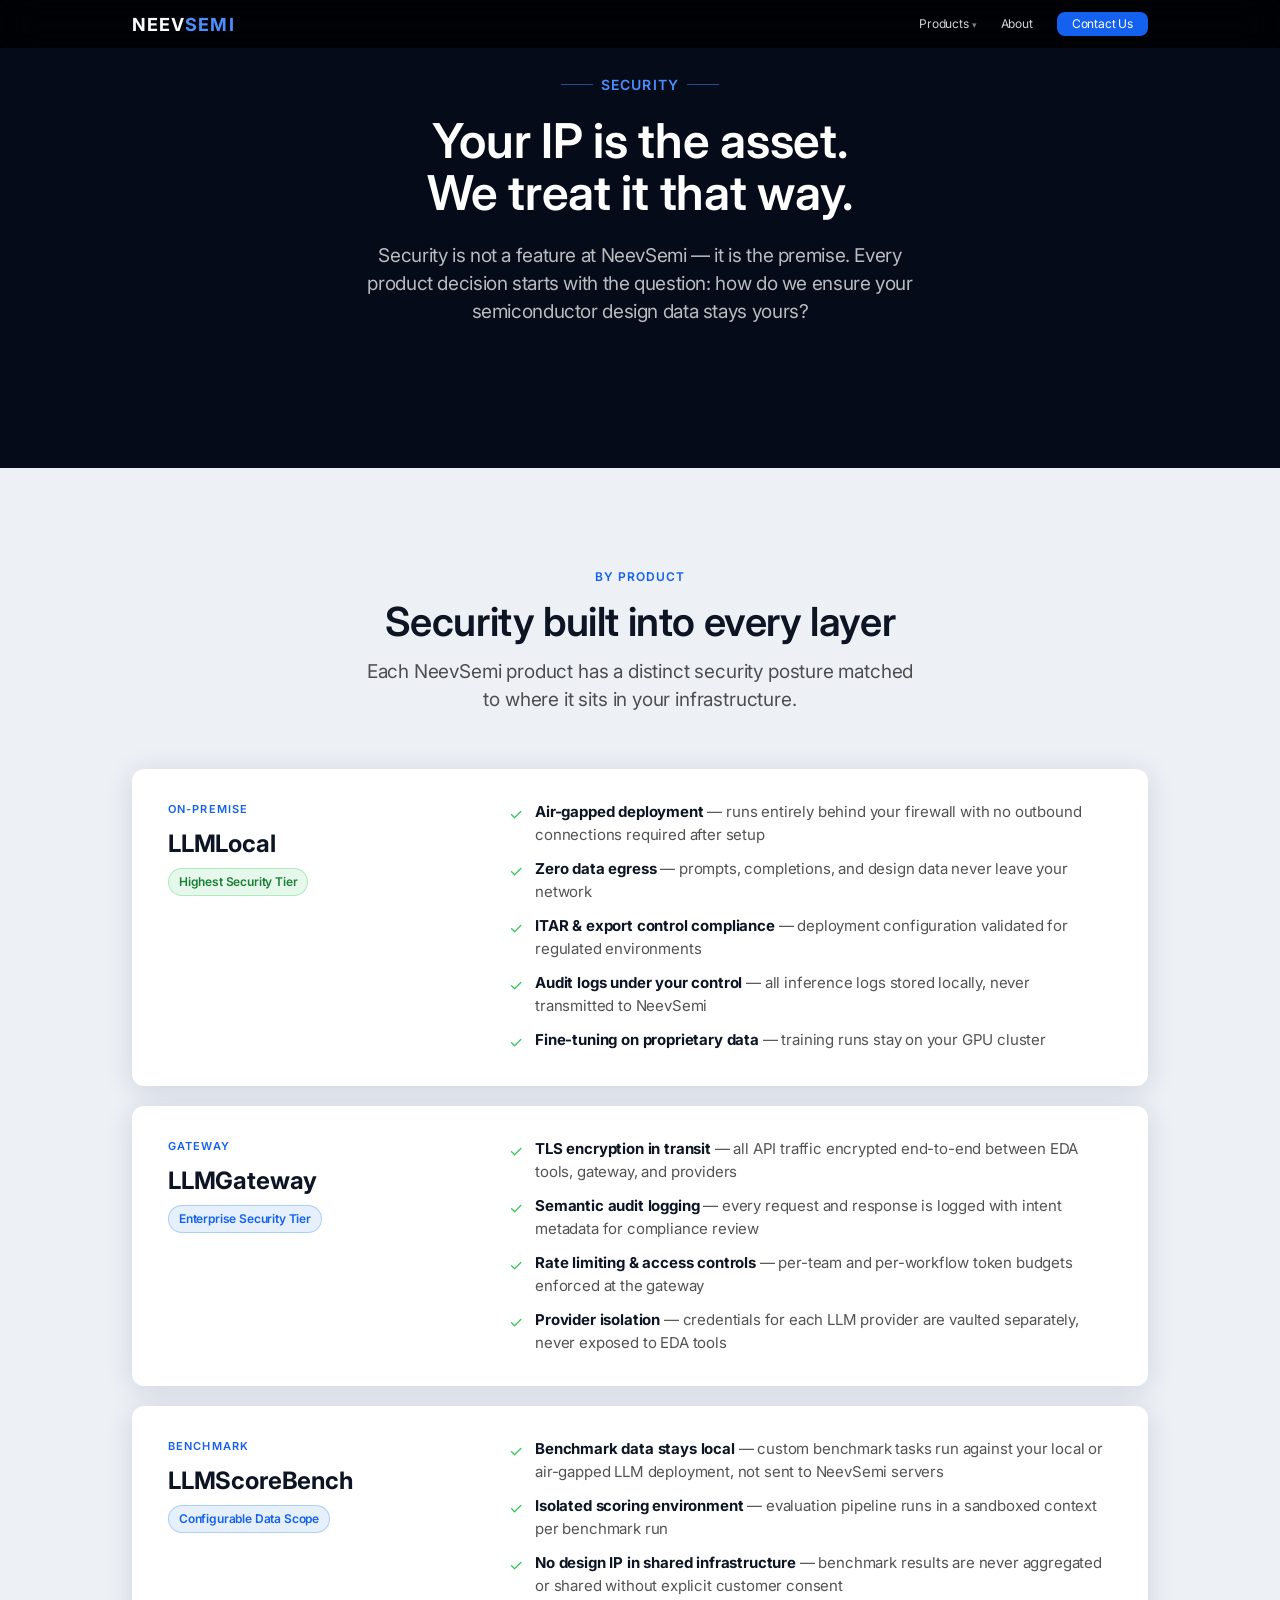
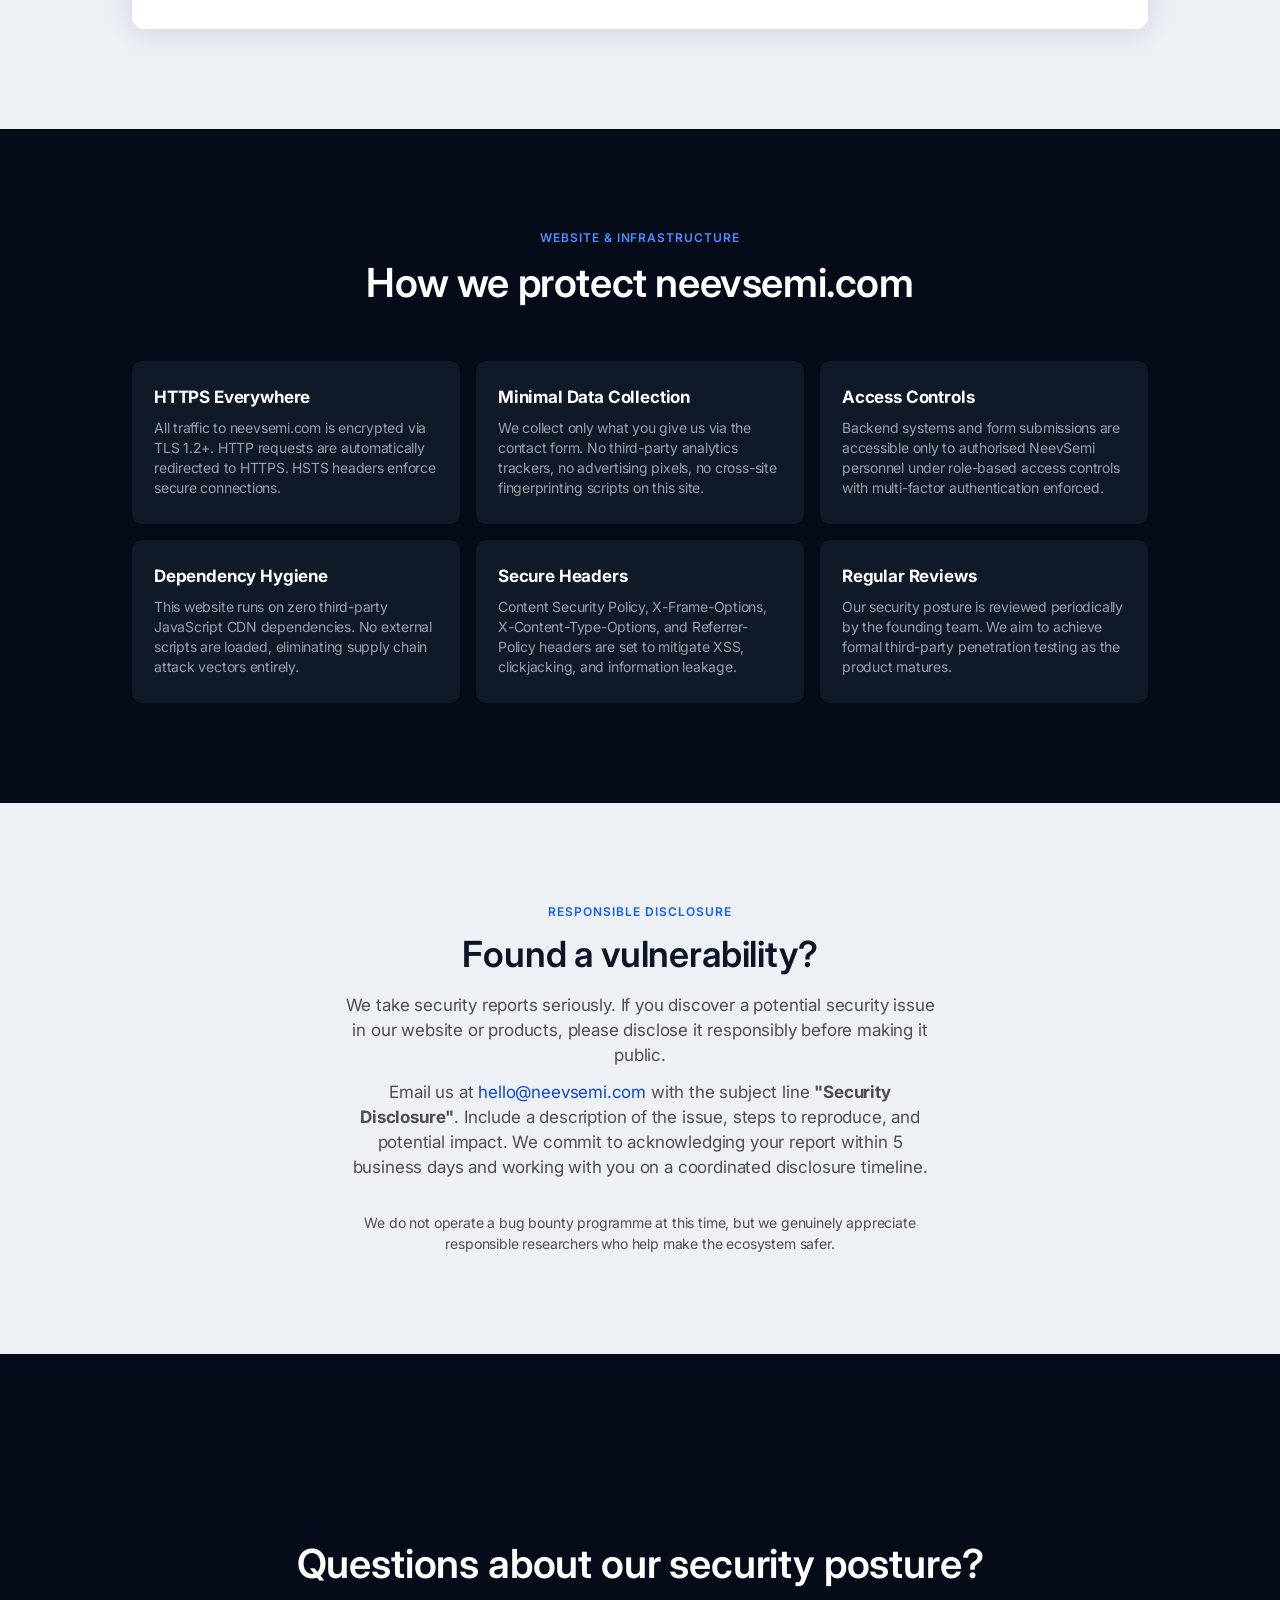
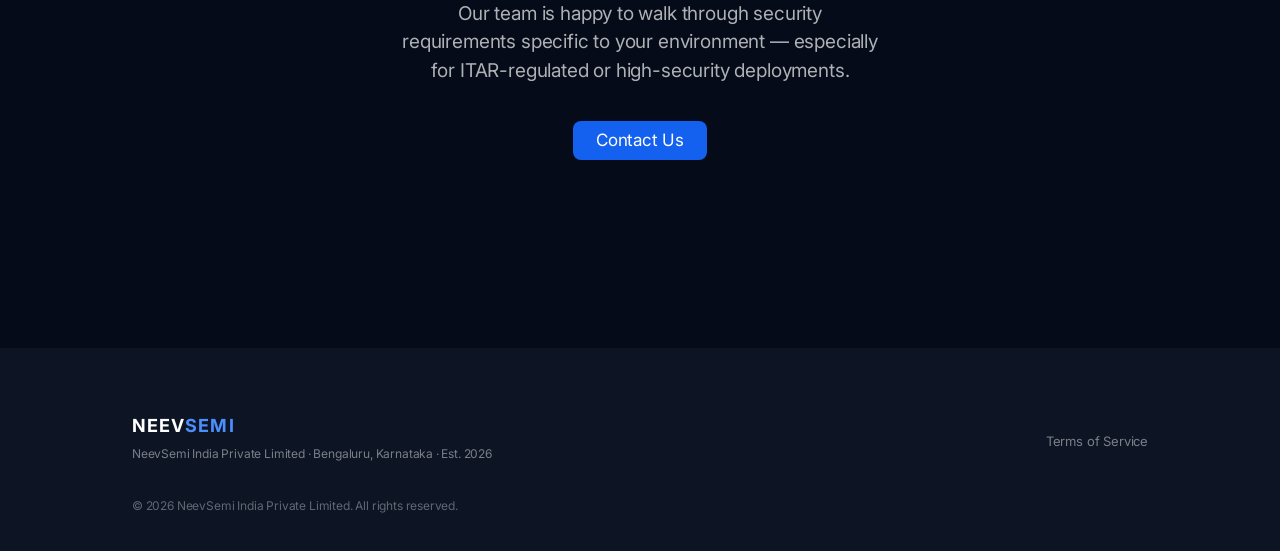
<file: security.html>
<!DOCTYPE html>
<html lang="en">
<head>
  <meta charset="UTF-8" />
  <meta name="viewport" content="width=device-width, initial-scale=1.0" />
  <title>Security | NeevSemi</title>
  <meta name="description" content="NeevSemi security practices and data protection policies." />
  <link rel="canonical" href="https://neevsemi.com/security" />
  <!-- Favicon -->
  <link rel="icon" type="image/png" sizes="32x32" href="logo.png" />
  <link rel="icon" type="image/png" sizes="16x16" href="logo.png" />
  <link rel="apple-touch-icon" href="logo.png" />
  <!-- Open Graph -->
  <meta property="og:type"        content="website" />
  <meta property="og:url"         content="https://neevsemi.com/security" />
  <meta property="og:title"       content="Security | NeevSemi" />
  <meta property="og:description" content="NeevSemi security practices and data protection policies." />
  <meta property="og:site_name"   content="NeevSemi" />
  <!-- Twitter Card -->
  <meta name="twitter:card"        content="summary" />
  <meta name="twitter:title"       content="Security | NeevSemi" />
  <meta name="twitter:description" content="NeevSemi security practices and data protection policies." />
  <link rel="manifest" href="manifest.json" />
  <meta name="theme-color" content="#050b18" />
  <link rel="stylesheet" href="css/styles.css" />
</head>
<body>
<a href="#main" class="skip-link">Skip to main content</a>

<nav class="nav">
  <div class="nav__inner">
    <a href="index" class="nav__logo">Neev<span>Semi</span></a>
    <ul class="nav__links">
      <li class="nav-dropdown"><a href="#">Products</a>
                <div class="dropdown-menu">
          <a href="products/neeVdisha">NeevDisha<span>Foundational Agentic Platform</span></a>
        </div>
      </li>
      <li><a href="about">About</a></li>
      <li><a href="about#contact" class="nav__cta-link">Contact Us</a></li>
    </ul>
    <button class="nav__hamburger" aria-label="Menu"><span></span><span></span><span></span></button>
  </div>
</nav>
<div class="mobile-menu" role="dialog" aria-modal="true" aria-label="Navigation">
  <div class="mob-products">
    <button class="mob-products-toggle" aria-expanded="false">Products <span class="mob-arrow">&#9660;</span></button>
    <div class="mob-products-list">
      <a href="products/neeVdisha">NeevDisha</a>
    </div>
  </div>
  <a href="about">About</a>
  <a href="about#contact" class="mob-cta">Contact Us</a>
</div>

<!-- ═══ HERO ═══════════════════════════════════════════════════════════ -->
<section class="section section--dark hero hero--dark" style="min-height:52vh;">
  <div class="inner hero__content">
    <p class="hero__eyebrow fade-up d1">Security</p>
    <h1 class="hero__headline fade-up d2" style="font-size:48px;">Your IP is the asset.<br>We treat it that way.</h1>
    <p class="hero__sub fade-up d3">Security is not a feature at NeevSemi — it is the premise. Every product decision starts with the question: how do we ensure your semiconductor design data stays yours?</p>
  </div>
</section>

<!-- ═══ SECURITY POSTURE ════════════════════════════════════════════════ -->
<section class="section section--light">
  <div class="inner">
    <div class="sec-header reveal">
      <p class="eyebrow">By Product</p>
      <h2>Security built into every layer</h2>
      <p>Each NeevSemi product has a distinct security posture matched to where it sits in your infrastructure.</p>
    </div>
    <div style="display:flex;flex-direction:column;gap:20px;" class="reveal">

      <!-- LLMLocal -->
      <div style="background:var(--white);border-radius:12px;padding:32px 36px;box-shadow:var(--card-shadow);display:grid;grid-template-columns:1fr 2fr;gap:40px;align-items:start;">
        <div>
          <p style="font-size:11px;font-weight:600;letter-spacing:.1em;text-transform:uppercase;color:var(--apple-blue);margin-bottom:8px;">On-Premise</p>
          <h3 style="font-family:var(--font-display);font-size:24px;font-weight:700;color:var(--near-black);margin-bottom:6px;">LLMLocal</h3>
          <span style="display:inline-block;background:rgba(52,199,89,0.12);border:1px solid rgba(52,199,89,0.3);color:#1a7f37;font-size:12px;font-weight:600;padding:4px 10px;border-radius:980px;">Highest Security Tier</span>
        </div>
        <div>
          <ul style="display:flex;flex-direction:column;gap:12px;list-style:none;">
            <li style="display:flex;gap:12px;align-items:flex-start;"><span style="color:#34c759;font-size:16px;flex-shrink:0;margin-top:1px;">✓</span><span style="font-size:15px;color:var(--text-sec-light);line-height:1.5;"><strong style="color:var(--near-black);">Air-gapped deployment</strong> — runs entirely behind your firewall with no outbound connections required after setup</span></li>
            <li style="display:flex;gap:12px;align-items:flex-start;"><span style="color:#34c759;font-size:16px;flex-shrink:0;margin-top:1px;">✓</span><span style="font-size:15px;color:var(--text-sec-light);line-height:1.5;"><strong style="color:var(--near-black);">Zero data egress</strong> — prompts, completions, and design data never leave your network</span></li>
            <li style="display:flex;gap:12px;align-items:flex-start;"><span style="color:#34c759;font-size:16px;flex-shrink:0;margin-top:1px;">✓</span><span style="font-size:15px;color:var(--text-sec-light);line-height:1.5;"><strong style="color:var(--near-black);">ITAR &amp; export control compliance</strong> — deployment configuration validated for regulated environments</span></li>
            <li style="display:flex;gap:12px;align-items:flex-start;"><span style="color:#34c759;font-size:16px;flex-shrink:0;margin-top:1px;">✓</span><span style="font-size:15px;color:var(--text-sec-light);line-height:1.5;"><strong style="color:var(--near-black);">Audit logs under your control</strong> — all inference logs stored locally, never transmitted to NeevSemi</span></li>
            <li style="display:flex;gap:12px;align-items:flex-start;"><span style="color:#34c759;font-size:16px;flex-shrink:0;margin-top:1px;">✓</span><span style="font-size:15px;color:var(--text-sec-light);line-height:1.5;"><strong style="color:var(--near-black);">Fine-tuning on proprietary data</strong> — training runs stay on your GPU cluster</span></li>
          </ul>
        </div>
      </div>

      <!-- LLMGateway -->
      <div style="background:var(--white);border-radius:12px;padding:32px 36px;box-shadow:var(--card-shadow);display:grid;grid-template-columns:1fr 2fr;gap:40px;align-items:start;">
        <div>
          <p style="font-size:11px;font-weight:600;letter-spacing:.1em;text-transform:uppercase;color:var(--apple-blue);margin-bottom:8px;">Gateway</p>
          <h3 style="font-family:var(--font-display);font-size:24px;font-weight:700;color:var(--near-black);margin-bottom:6px;">LLMGateway</h3>
          <span style="display:inline-block;background:rgba(0,113,227,0.10);border:1px solid rgba(0,113,227,0.25);color:var(--apple-blue);font-size:12px;font-weight:600;padding:4px 10px;border-radius:980px;">Enterprise Security Tier</span>
        </div>
        <div>
          <ul style="display:flex;flex-direction:column;gap:12px;list-style:none;">
            <li style="display:flex;gap:12px;align-items:flex-start;"><span style="color:#34c759;font-size:16px;flex-shrink:0;margin-top:1px;">✓</span><span style="font-size:15px;color:var(--text-sec-light);line-height:1.5;"><strong style="color:var(--near-black);">TLS encryption in transit</strong> — all API traffic encrypted end-to-end between EDA tools, gateway, and providers</span></li>
            <li style="display:flex;gap:12px;align-items:flex-start;"><span style="color:#34c759;font-size:16px;flex-shrink:0;margin-top:1px;">✓</span><span style="font-size:15px;color:var(--text-sec-light);line-height:1.5;"><strong style="color:var(--near-black);">Semantic audit logging</strong> — every request and response is logged with intent metadata for compliance review</span></li>
            <li style="display:flex;gap:12px;align-items:flex-start;"><span style="color:#34c759;font-size:16px;flex-shrink:0;margin-top:1px;">✓</span><span style="font-size:15px;color:var(--text-sec-light);line-height:1.5;"><strong style="color:var(--near-black);">Rate limiting &amp; access controls</strong> — per-team and per-workflow token budgets enforced at the gateway</span></li>
            <li style="display:flex;gap:12px;align-items:flex-start;"><span style="color:#34c759;font-size:16px;flex-shrink:0;margin-top:1px;">✓</span><span style="font-size:15px;color:var(--text-sec-light);line-height:1.5;"><strong style="color:var(--near-black);">Provider isolation</strong> — credentials for each LLM provider are vaulted separately, never exposed to EDA tools</span></li>
          </ul>
        </div>
      </div>

      <!-- LLMScoreBench -->
      <div style="background:var(--white);border-radius:12px;padding:32px 36px;box-shadow:var(--card-shadow);display:grid;grid-template-columns:1fr 2fr;gap:40px;align-items:start;">
        <div>
          <p style="font-size:11px;font-weight:600;letter-spacing:.1em;text-transform:uppercase;color:var(--apple-blue);margin-bottom:8px;">Benchmark</p>
          <h3 style="font-family:var(--font-display);font-size:24px;font-weight:700;color:var(--near-black);margin-bottom:6px;">LLMScoreBench</h3>
          <span style="display:inline-block;background:rgba(0,113,227,0.10);border:1px solid rgba(0,113,227,0.25);color:var(--apple-blue);font-size:12px;font-weight:600;padding:4px 10px;border-radius:980px;">Configurable Data Scope</span>
        </div>
        <div>
          <ul style="display:flex;flex-direction:column;gap:12px;list-style:none;">
            <li style="display:flex;gap:12px;align-items:flex-start;"><span style="color:#34c759;font-size:16px;flex-shrink:0;margin-top:1px;">✓</span><span style="font-size:15px;color:var(--text-sec-light);line-height:1.5;"><strong style="color:var(--near-black);">Benchmark data stays local</strong> — custom benchmark tasks run against your local or air-gapped LLM deployment, not sent to NeevSemi servers</span></li>
            <li style="display:flex;gap:12px;align-items:flex-start;"><span style="color:#34c759;font-size:16px;flex-shrink:0;margin-top:1px;">✓</span><span style="font-size:15px;color:var(--text-sec-light);line-height:1.5;"><strong style="color:var(--near-black);">Isolated scoring environment</strong> — evaluation pipeline runs in a sandboxed context per benchmark run</span></li>
            <li style="display:flex;gap:12px;align-items:flex-start;"><span style="color:#34c759;font-size:16px;flex-shrink:0;margin-top:1px;">✓</span><span style="font-size:15px;color:var(--text-sec-light);line-height:1.5;"><strong style="color:var(--near-black);">No design IP in shared infrastructure</strong> — benchmark results are never aggregated or shared without explicit customer consent</span></li>
          </ul>
        </div>
      </div>

    </div>
  </div>
</section>

<!-- ═══ WEBSITE SECURITY ════════════════════════════════════════════════ -->
<section class="section section--dark">
  <div class="inner">
    <div class="sec-header reveal">
      <p class="eyebrow">Website & Infrastructure</p>
      <h2>How we protect neevsemi.com</h2>
    </div>
    <div class="adv-grid reveal">
      <div class="adv-card">
        <div class="adv-card__title">HTTPS Everywhere</div>
        <div class="adv-card__body">All traffic to neevsemi.com is encrypted via TLS 1.2+. HTTP requests are automatically redirected to HTTPS. HSTS headers enforce secure connections.</div>
      </div>
      <div class="adv-card">
        <div class="adv-card__title">Minimal Data Collection</div>
        <div class="adv-card__body">We collect only what you give us via the contact form. No third-party analytics trackers, no advertising pixels, no cross-site fingerprinting scripts on this site.</div>
      </div>
      <div class="adv-card">
        <div class="adv-card__title">Access Controls</div>
        <div class="adv-card__body">Backend systems and form submissions are accessible only to authorised NeevSemi personnel under role-based access controls with multi-factor authentication enforced.</div>
      </div>
      <div class="adv-card">
        <div class="adv-card__title">Dependency Hygiene</div>
        <div class="adv-card__body">This website runs on zero third-party JavaScript CDN dependencies. No external scripts are loaded, eliminating supply chain attack vectors entirely.</div>
      </div>
      <div class="adv-card">
        <div class="adv-card__title">Secure Headers</div>
        <div class="adv-card__body">Content Security Policy, X-Frame-Options, X-Content-Type-Options, and Referrer-Policy headers are set to mitigate XSS, clickjacking, and information leakage.</div>
      </div>
      <div class="adv-card">
        <div class="adv-card__title">Regular Reviews</div>
        <div class="adv-card__body">Our security posture is reviewed periodically by the founding team. We aim to achieve formal third-party penetration testing as the product matures.</div>
      </div>
    </div>
  </div>
</section>

<!-- ═══ RESPONSIBLE DISCLOSURE ══════════════════════════════════════════ -->
<section class="section section--light">
  <div class="inner" style="max-width:640px;margin:0 auto;text-align:center;">
    <div class="reveal">
      <p class="eyebrow" style="font-size:12px;font-weight:600;letter-spacing:.08em;text-transform:uppercase;color:var(--apple-blue);margin-bottom:14px;">Responsible Disclosure</p>
      <h2 style="font-family:var(--font-display);font-size:36px;font-weight:600;line-height:1.10;color:var(--near-black);margin-bottom:18px;">Found a vulnerability?</h2>
      <p style="font-size:17px;line-height:1.47;color:var(--text-sec-light);margin-bottom:12px;">We take security reports seriously. If you discover a potential security issue in our website or products, please disclose it responsibly before making it public.</p>
      <p style="font-size:17px;line-height:1.47;color:var(--text-sec-light);margin-bottom:32px;">Email us at <a href="mailto:hello@neevsemi.com" style="color:var(--link-blue);">hello@neevsemi.com</a> with the subject line <strong>"Security Disclosure"</strong>. Include a description of the issue, steps to reproduce, and potential impact. We commit to acknowledging your report within 5 business days and working with you on a coordinated disclosure timeline.</p>
      <p style="font-size:14px;color:var(--text-sec-light);">We do not operate a bug bounty programme at this time, but we genuinely appreciate responsible researchers who help make the ecosystem safer.</p>
    </div>
  </div>
</section>

<!-- ═══ CTA ══════════════════════════════════════════════════════════════ -->
<section class="section section--dark">
  <div class="inner">
    <div class="cta-banner reveal">
      <h2>Questions about our security posture?</h2>
      <p>Our team is happy to walk through security requirements specific to your environment — especially for ITAR-regulated or high-security deployments.</p>
      <div class="cta-btns">
        <a href="about#contact" class="btn btn--blue">Contact Us</a>
        <!-- <a href="products/llmlocal" class="btn btn--pill-white">Learn about LLMLocal</a> -->
      </div>
    </div>
  </div>
</section>

<footer class="footer">
  <div class="footer__inner">
    <div class="footer__simple">
      <div class="footer__brand-simple">
        <h3>Neev<span>Semi</span></h3>
        <p>NeevSemi India Private Limited · Bengaluru, Karnataka · Est. 2026</p>
      </div>
      <div class="footer__legal-simple">
        <a href="terms">Terms of Service</a>
      </div>
    </div>
    <div class="footer__bottom">
      <span>&copy; 2026 NeevSemi India Private Limited. All rights reserved.</span>
    </div>
  </div>
</footer>
<script src="js/main.js"></script>
</body>
</html>
</file>
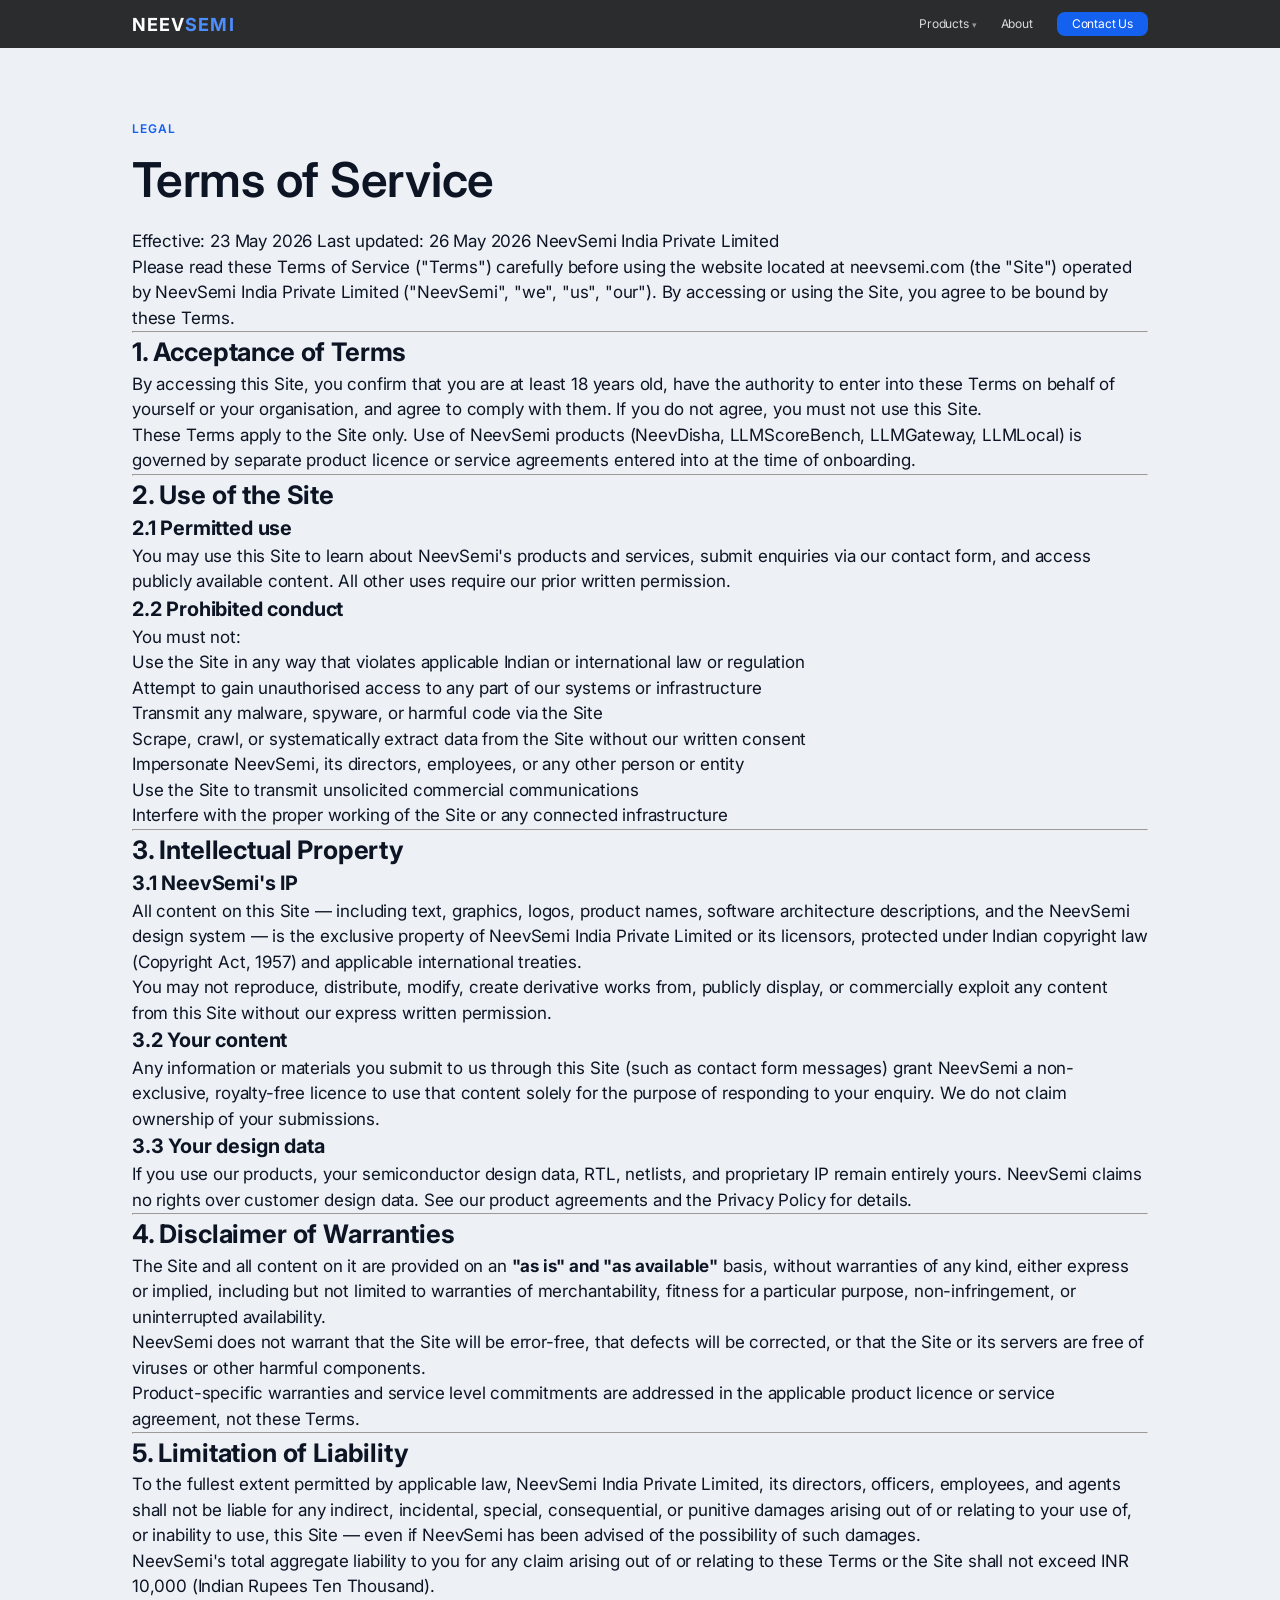
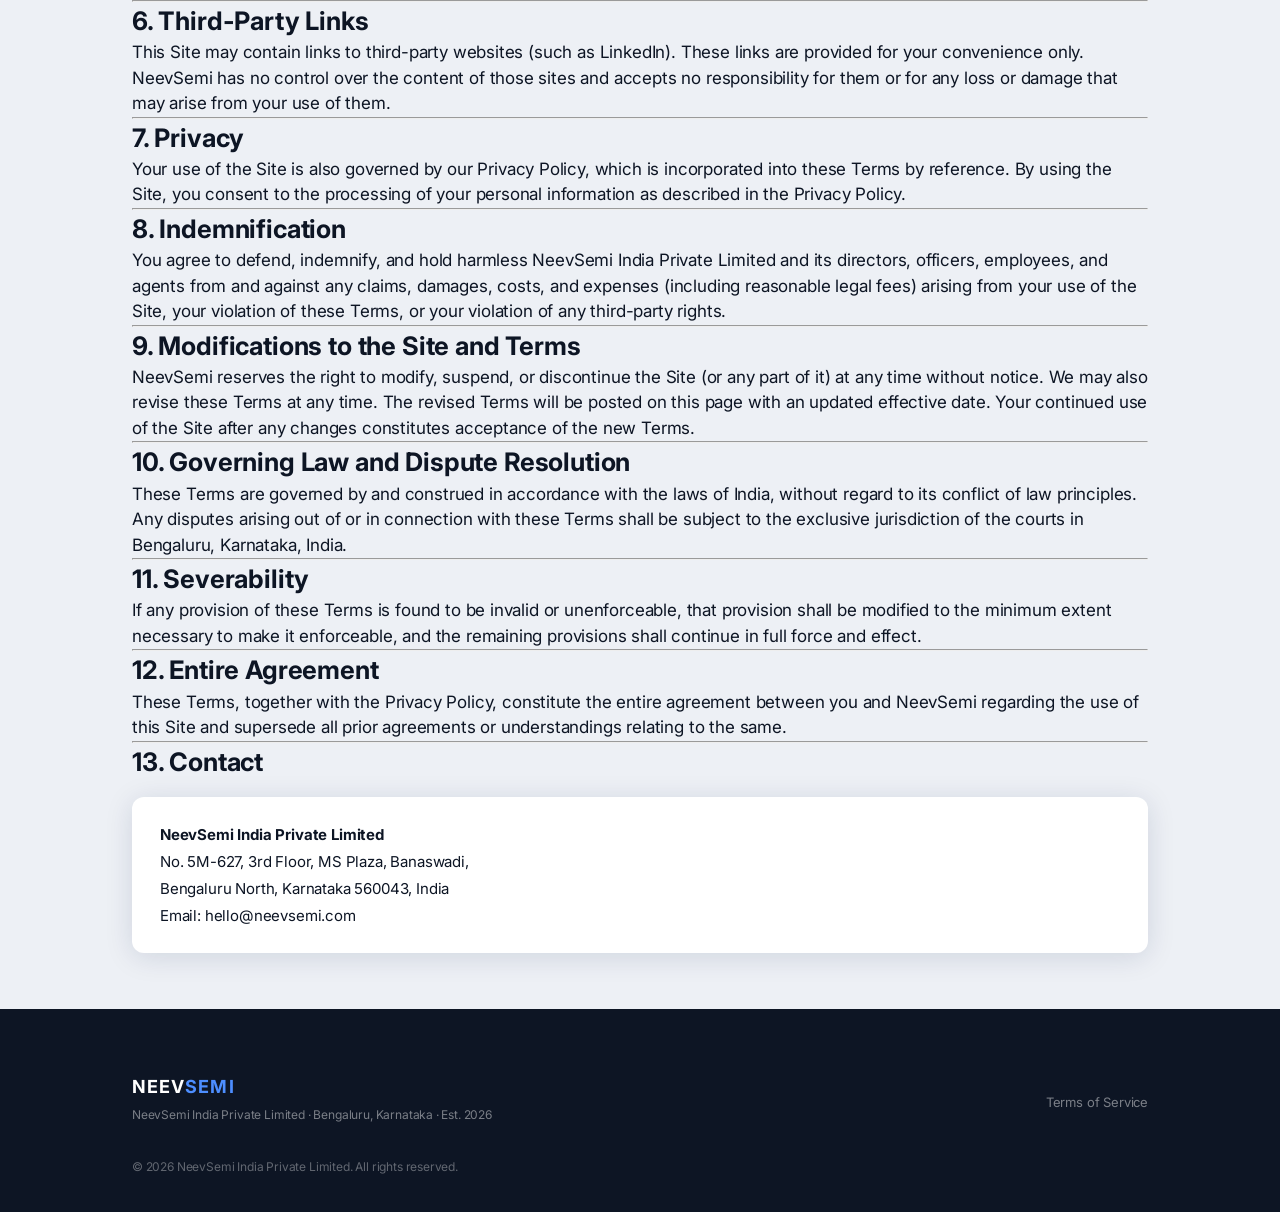
<file: terms.html>
<!DOCTYPE html>
<html lang="en">
<head>
  <meta charset="UTF-8" />
  <meta name="viewport" content="width=device-width, initial-scale=1.0" />
  <title>Terms of Service | NeevSemi</title>
  <meta name="description" content="Terms of Service for NeevSemi India Private Limited." />
  <link rel="canonical" href="https://neevsemi.com/terms" />
  <!-- Favicon -->
  <link rel="icon" type="image/png" sizes="32x32" href="logo.png" />
  <link rel="icon" type="image/png" sizes="16x16" href="logo.png" />
  <link rel="apple-touch-icon" href="logo.png" />
  <!-- Open Graph -->
  <meta property="og:type"        content="website" />
  <meta property="og:url"         content="https://neevsemi.com/terms" />
  <meta property="og:title"       content="Terms of Service | NeevSemi" />
  <meta property="og:description" content="Terms of Service for NeevSemi India Private Limited." />
  <meta property="og:site_name"   content="NeevSemi" />
  <!-- Twitter Card -->
  <meta name="twitter:card"        content="summary" />
  <meta name="twitter:title"       content="Terms of Service | NeevSemi" />
  <meta name="twitter:description" content="Terms of Service for NeevSemi India Private Limited." />
  <link rel="manifest" href="manifest.json" />
  <meta name="theme-color" content="#050b18" />
  <link rel="stylesheet" href="css/styles.css" />
</head>
<body>
<a href="#main" class="skip-link">Skip to main content</a>

<nav class="nav">
  <div class="nav__inner">
    <a href="index" class="nav__logo">Neev<span>Semi</span></a>
    <ul class="nav__links">
      <li class="nav-dropdown"><a href="#">Products</a>
                <div class="dropdown-menu">
          <a href="products/neeVdisha">NeevDisha<span>Foundational Agentic Platform</span></a>
        </div>
      </li>
      <li><a href="about">About</a></li>
      <li><a href="about#contact" class="nav__cta-link">Contact Us</a></li>
    </ul>
    <button class="nav__hamburger" aria-label="Menu"><span></span><span></span><span></span></button>
  </div>
</nav>
<div class="mobile-menu" role="dialog" aria-modal="true" aria-label="Navigation">
  <div class="mob-products">
    <button class="mob-products-toggle" aria-expanded="false">Products <span class="mob-arrow">&#9660;</span></button>
    <div class="mob-products-list">
      <a href="products/neeVdisha">NeevDisha</a>
    </div>
  </div>
  <a href="about">About</a>
  <a href="about#contact" class="mob-cta">Contact Us</a>
</div>

<section class="section section--light" style="padding-top: calc(48px + 72px); padding-bottom: 56px;">
  <div class="inner">
    <div class="legal-body">
      <p style="font-size:12px;font-weight:600;letter-spacing:.08em;text-transform:uppercase;color:var(--apple-blue);margin-bottom:16px;">Legal</p>
      <h1 style="font-family:var(--font-display);font-size:48px;font-weight:600;line-height:1.07;letter-spacing:-0.24px;color:var(--near-black);margin-bottom:24px;">Terms of Service</h1>
      <div class="legal-meta">
        <span>Effective: 23 May 2026</span>
        <span>Last updated: 26 May 2026</span>
        <span>NeevSemi India Private Limited</span>
      </div>

      <p>Please read these Terms of Service ("Terms") carefully before using the website located at neevsemi.com (the "Site") operated by NeevSemi India Private Limited ("NeevSemi", "we", "us", "our"). By accessing or using the Site, you agree to be bound by these Terms.</p>

      <hr class="legal-divider">

      <h2>1. Acceptance of Terms</h2>
      <p>By accessing this Site, you confirm that you are at least 18 years old, have the authority to enter into these Terms on behalf of yourself or your organisation, and agree to comply with them. If you do not agree, you must not use this Site.</p>
      <p>These Terms apply to the Site only. Use of NeevSemi products (NeevDisha, LLMScoreBench, LLMGateway, LLMLocal) is governed by separate product licence or service agreements entered into at the time of onboarding.</p>

      <hr class="legal-divider">

      <h2>2. Use of the Site</h2>
      <h3>2.1 Permitted use</h3>
      <p>You may use this Site to learn about NeevSemi's products and services, submit enquiries via our contact form, and access publicly available content. All other uses require our prior written permission.</p>

      <h3>2.2 Prohibited conduct</h3>
      <p>You must not:</p>
      <ul>
        <li>Use the Site in any way that violates applicable Indian or international law or regulation</li>
        <li>Attempt to gain unauthorised access to any part of our systems or infrastructure</li>
        <li>Transmit any malware, spyware, or harmful code via the Site</li>
        <li>Scrape, crawl, or systematically extract data from the Site without our written consent</li>
        <li>Impersonate NeevSemi, its directors, employees, or any other person or entity</li>
        <li>Use the Site to transmit unsolicited commercial communications</li>
        <li>Interfere with the proper working of the Site or any connected infrastructure</li>
      </ul>

      <hr class="legal-divider">

      <h2>3. Intellectual Property</h2>
      <h3>3.1 NeevSemi's IP</h3>
      <p>All content on this Site — including text, graphics, logos, product names, software architecture descriptions, and the NeevSemi design system — is the exclusive property of NeevSemi India Private Limited or its licensors, protected under Indian copyright law (Copyright Act, 1957) and applicable international treaties.</p>
      <p>You may not reproduce, distribute, modify, create derivative works from, publicly display, or commercially exploit any content from this Site without our express written permission.</p>

      <h3>3.2 Your content</h3>
      <p>Any information or materials you submit to us through this Site (such as contact form messages) grant NeevSemi a non-exclusive, royalty-free licence to use that content solely for the purpose of responding to your enquiry. We do not claim ownership of your submissions.</p>

      <h3>3.3 Your design data</h3>
      <p>If you use our products, your semiconductor design data, RTL, netlists, and proprietary IP remain entirely yours. NeevSemi claims no rights over customer design data. See our product agreements and the <a href="privacy">Privacy Policy</a> for details.</p>

      <hr class="legal-divider">

      <h2>4. Disclaimer of Warranties</h2>
      <p>The Site and all content on it are provided on an <strong>"as is" and "as available"</strong> basis, without warranties of any kind, either express or implied, including but not limited to warranties of merchantability, fitness for a particular purpose, non-infringement, or uninterrupted availability.</p>
      <p>NeevSemi does not warrant that the Site will be error-free, that defects will be corrected, or that the Site or its servers are free of viruses or other harmful components.</p>
      <div class="highlight-box">
        <p>Product-specific warranties and service level commitments are addressed in the applicable product licence or service agreement, not these Terms.</p>
      </div>

      <hr class="legal-divider">

      <h2>5. Limitation of Liability</h2>
      <p>To the fullest extent permitted by applicable law, NeevSemi India Private Limited, its directors, officers, employees, and agents shall not be liable for any indirect, incidental, special, consequential, or punitive damages arising out of or relating to your use of, or inability to use, this Site — even if NeevSemi has been advised of the possibility of such damages.</p>
      <p>NeevSemi's total aggregate liability to you for any claim arising out of or relating to these Terms or the Site shall not exceed INR 10,000 (Indian Rupees Ten Thousand).</p>

      <hr class="legal-divider">

      <h2>6. Third-Party Links</h2>
      <p>This Site may contain links to third-party websites (such as LinkedIn). These links are provided for your convenience only. NeevSemi has no control over the content of those sites and accepts no responsibility for them or for any loss or damage that may arise from your use of them.</p>

      <hr class="legal-divider">

      <h2>7. Privacy</h2>
      <p>Your use of the Site is also governed by our <a href="privacy">Privacy Policy</a>, which is incorporated into these Terms by reference. By using the Site, you consent to the processing of your personal information as described in the Privacy Policy.</p>

      <hr class="legal-divider">

      <h2>8. Indemnification</h2>
      <p>You agree to defend, indemnify, and hold harmless NeevSemi India Private Limited and its directors, officers, employees, and agents from and against any claims, damages, costs, and expenses (including reasonable legal fees) arising from your use of the Site, your violation of these Terms, or your violation of any third-party rights.</p>

      <hr class="legal-divider">

      <h2>9. Modifications to the Site and Terms</h2>
      <p>NeevSemi reserves the right to modify, suspend, or discontinue the Site (or any part of it) at any time without notice. We may also revise these Terms at any time. The revised Terms will be posted on this page with an updated effective date. Your continued use of the Site after any changes constitutes acceptance of the new Terms.</p>

      <hr class="legal-divider">

      <h2>10. Governing Law and Dispute Resolution</h2>
      <p>These Terms are governed by and construed in accordance with the laws of India, without regard to its conflict of law principles. Any disputes arising out of or in connection with these Terms shall be subject to the exclusive jurisdiction of the courts in Bengaluru, Karnataka, India.</p>

      <hr class="legal-divider">

      <h2>11. Severability</h2>
      <p>If any provision of these Terms is found to be invalid or unenforceable, that provision shall be modified to the minimum extent necessary to make it enforceable, and the remaining provisions shall continue in full force and effect.</p>

      <hr class="legal-divider">

      <h2>12. Entire Agreement</h2>
      <p>These Terms, together with the <a href="privacy">Privacy Policy</a>, constitute the entire agreement between you and NeevSemi regarding the use of this Site and supersede all prior agreements or understandings relating to the same.</p>

      <hr class="legal-divider">

      <h2>13. Contact</h2>
      <div style="background:var(--white);border-radius:12px;padding:24px 28px;box-shadow:var(--card-shadow);margin-top:16px;">
        <p style="margin:0;font-size:15px;line-height:1.8;color:var(--near-black);">
          <strong>NeevSemi India Private Limited</strong><br>
          No. 5M-627, 3rd Floor, MS Plaza, Banaswadi,<br>
          Bengaluru North, Karnataka 560043, India<br>
          Email: <a href="mailto:hello@neevsemi.com">hello@neevsemi.com</a><br>
          
        </p>
      </div>
    </div>
  </div>
</section>

<footer class="footer">
  <div class="footer__inner">
    <div class="footer__simple">
      <div class="footer__brand-simple">
        <h3>Neev<span>Semi</span></h3>
        <p>NeevSemi India Private Limited · Bengaluru, Karnataka · Est. 2026</p>
      </div>
      <div class="footer__legal-simple">
        <a href="terms">Terms of Service</a>
      </div>
    </div>
    <div class="footer__bottom">
      <span>&copy; 2026 NeevSemi India Private Limited. All rights reserved.</span>
    </div>
  </div>
</footer>
<script src="js/main.js"></script>
</body>
</html>
</file>
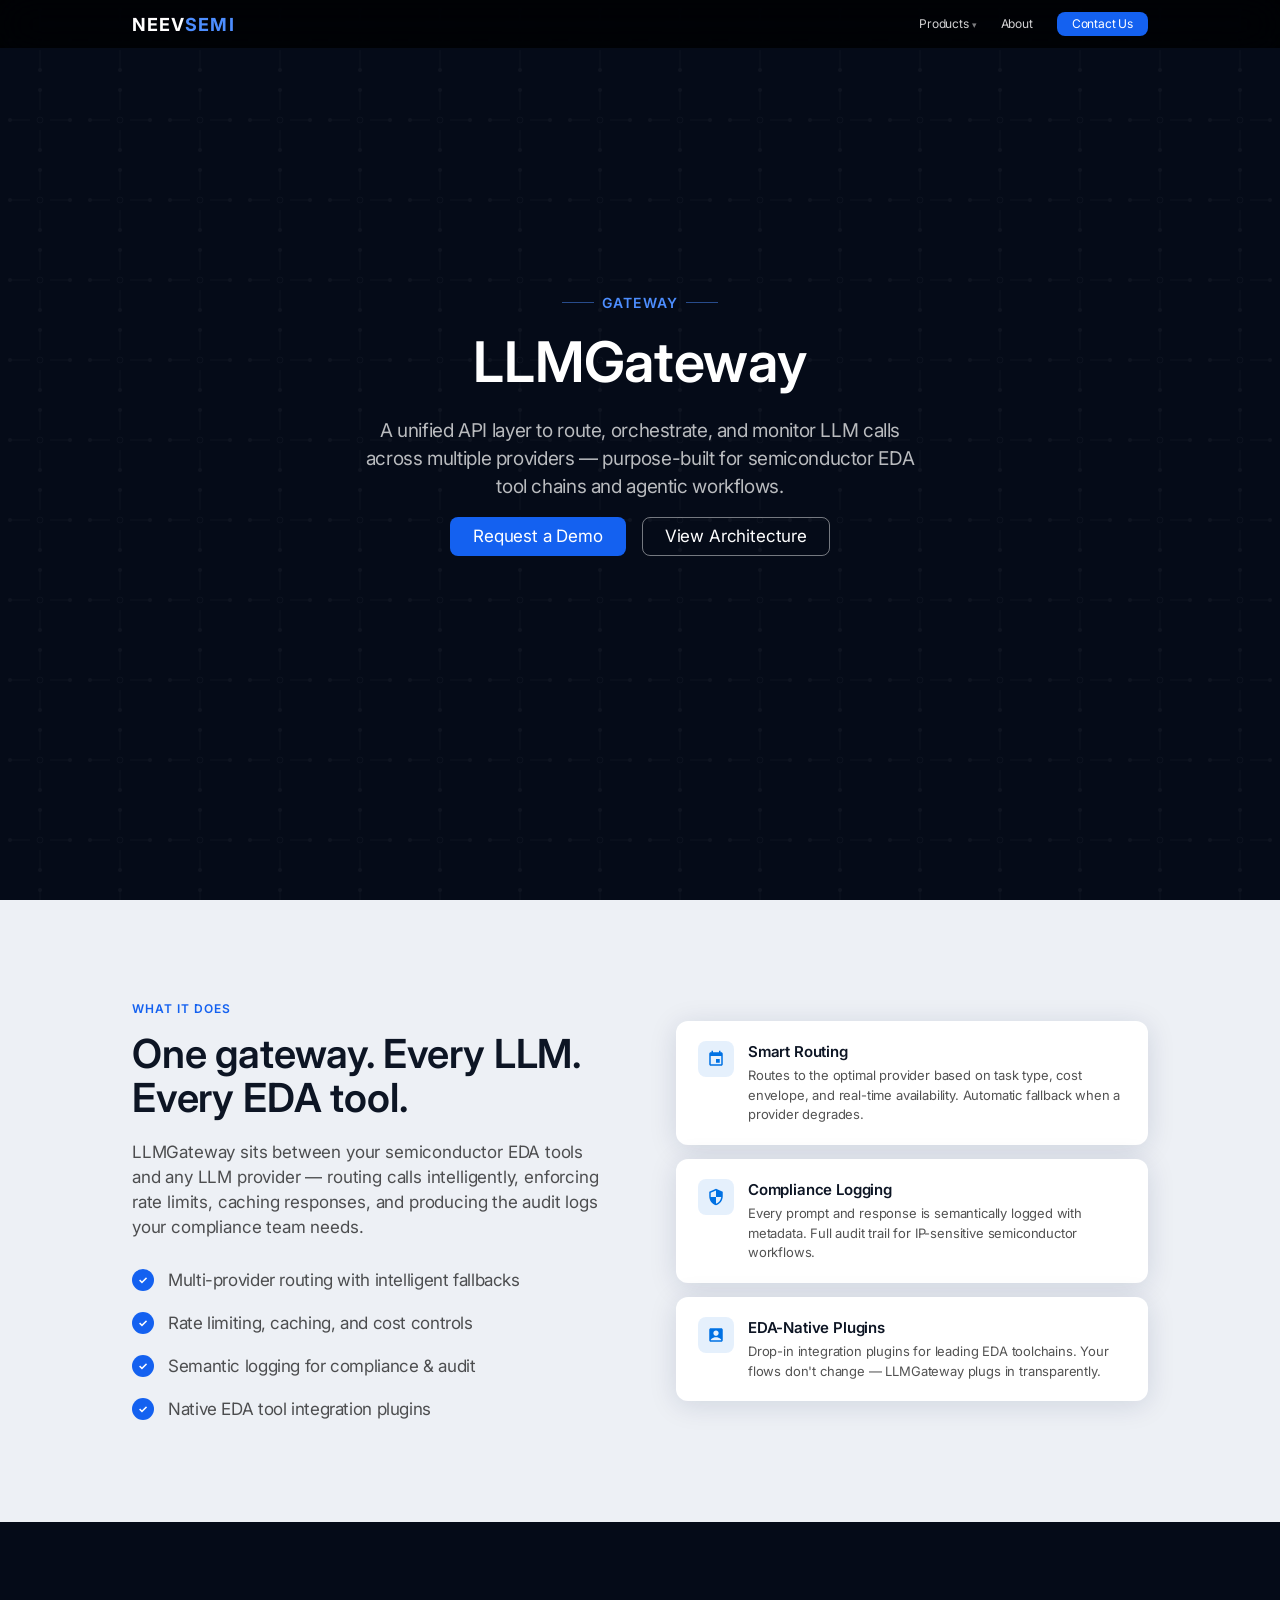
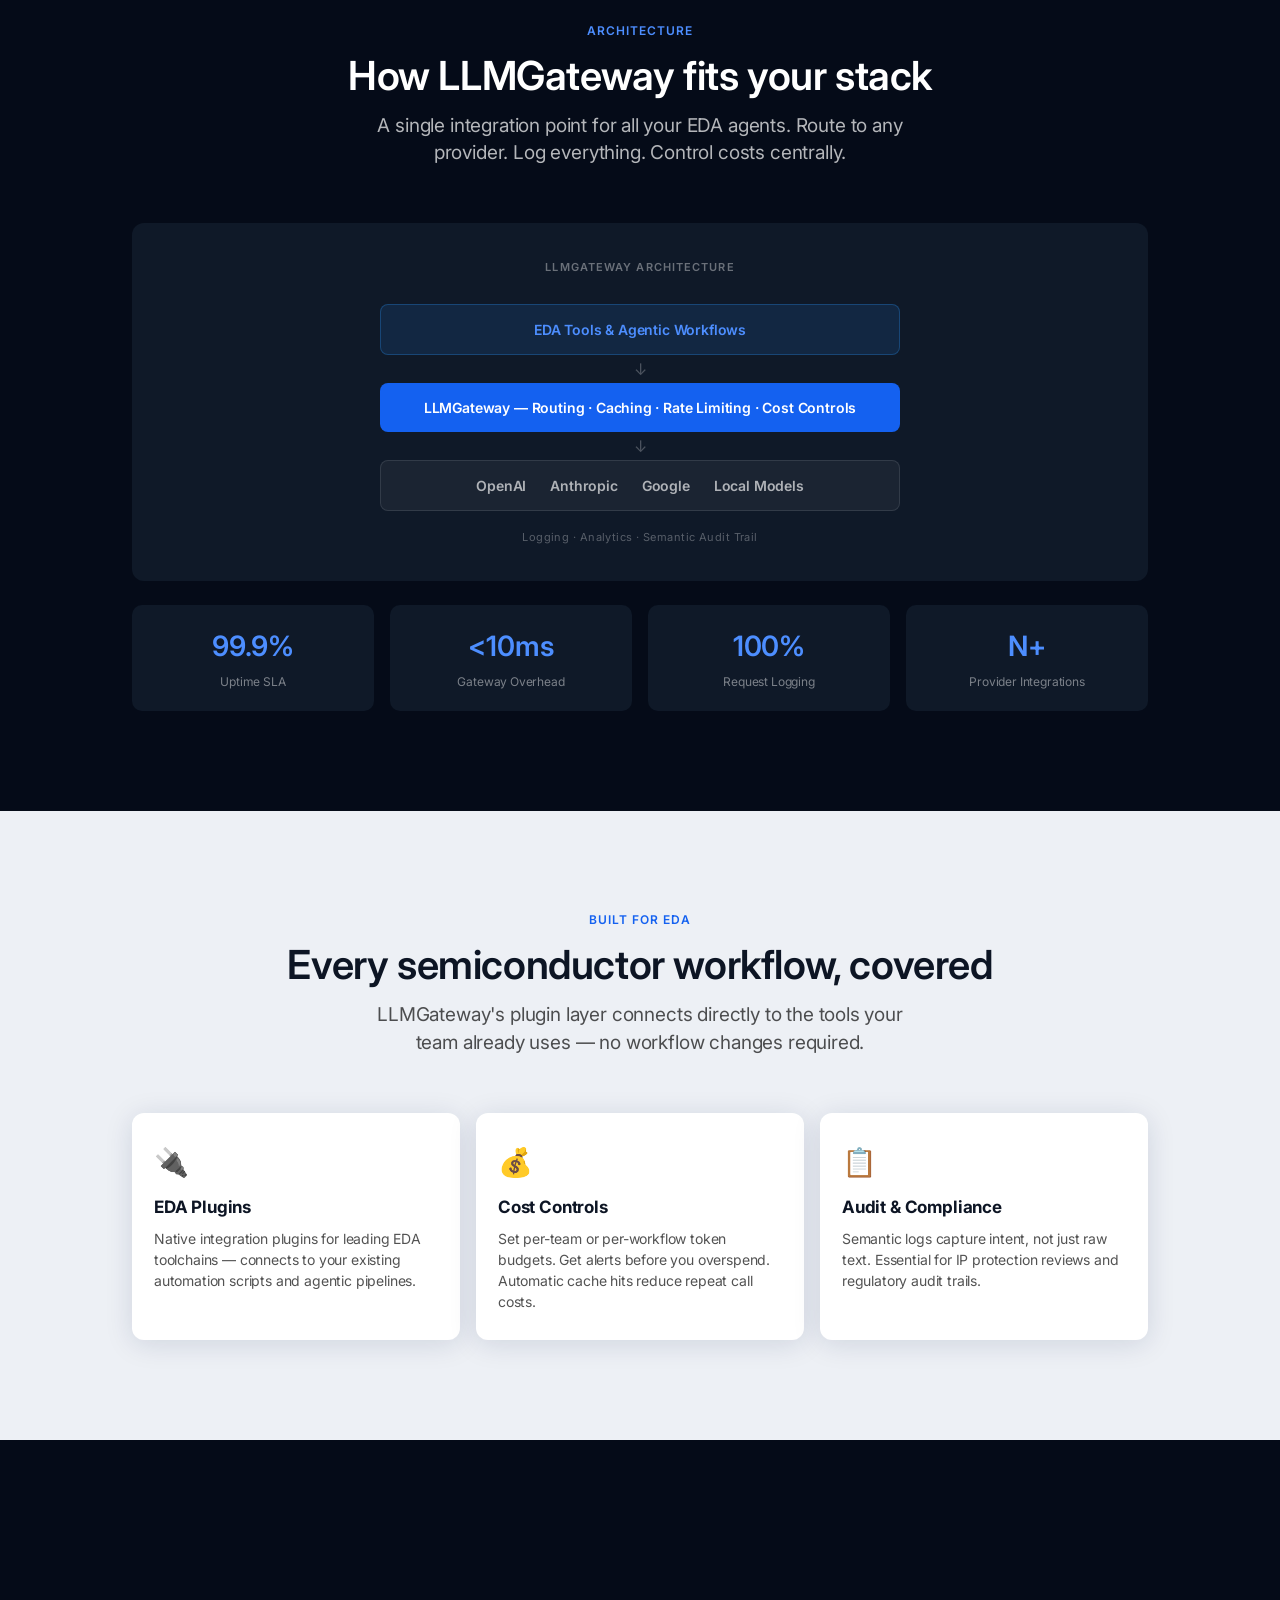
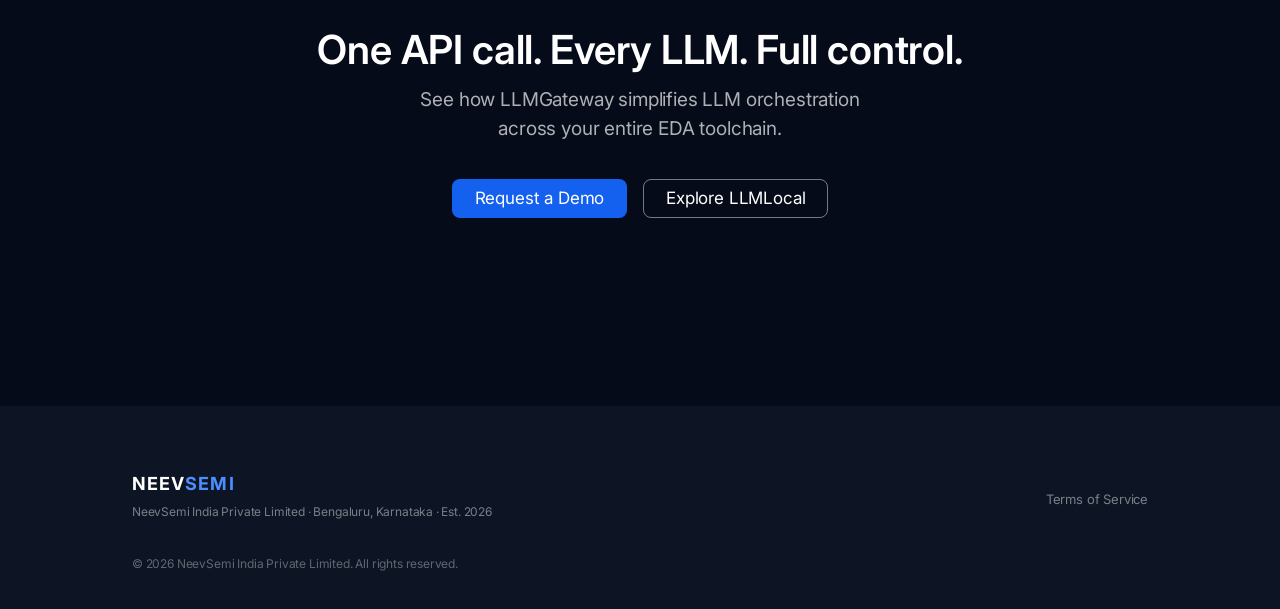
<file: products/llmgateway.html>
<!DOCTYPE html>
<html lang="en">
<head>
  <meta charset="UTF-8" />
  <meta name="viewport" content="width=device-width, initial-scale=1.0" />
  <title>LLMGateway | NeevSemi</title>
  <meta name="description" content="Unified API gateway for LLM routing in semiconductor EDA workflows." />
  <link rel="canonical" href="https://neevsemi.com/products/llmgateway" />
  <!-- Favicon -->
  <link rel="icon" type="image/png" sizes="32x32" href="../logo.png" />
  <link rel="icon" type="image/png" sizes="16x16" href="../logo.png" />
  <link rel="apple-touch-icon" href="../logo.png" />
  <!-- Open Graph -->
  <meta property="og:type"        content="website" />
  <meta property="og:url"         content="https://neevsemi.com/products/llmgateway" />
  <meta property="og:title"       content="LLMGateway | NeevSemi" />
  <meta property="og:description" content="Unified API gateway for LLM routing in semiconductor EDA workflows." />
  <meta property="og:site_name"   content="NeevSemi" />
  <!-- Twitter Card -->
  <meta name="twitter:card"        content="summary" />
  <meta name="twitter:title"       content="LLMGateway | NeevSemi" />
  <meta name="twitter:description" content="Unified API gateway for LLM routing in semiconductor EDA workflows." />
  <link rel="manifest" href="../manifest.json" />
  <meta name="theme-color" content="#050b18" />
  <link rel="stylesheet" href="../css/styles.css" />
</head>
<body>
<a href="#main" class="skip-link">Skip to main content</a>

<!-- ═══ NAV ═══════════════════════════════════════════════════════════ -->
<nav class="nav">
  <div class="nav__inner">
    <a href="../index" class="nav__logo">Neev<span>Semi</span></a>
    <ul class="nav__links">
      <li class="nav-dropdown">
        <a href="#">Products</a>
                <div class="dropdown-menu">
          <a href="neeVdisha">NeevDisha<span>Foundational Agentic Platform</span></a>
        </div>
      </li>
      <li><a href="../about">About</a></li>
      <li><a href="../about#contact" class="nav__cta-link">Contact Us</a></li>
    </ul>
    <button class="nav__hamburger" aria-label="Menu"><span></span><span></span><span></span></button>
  </div>
</nav>
<div class="mobile-menu" role="dialog" aria-modal="true" aria-label="Navigation">
  <div class="mob-products">
    <button class="mob-products-toggle" aria-expanded="false">Products <span class="mob-arrow">&#9660;</span></button>
    <div class="mob-products-list">
      <a href="neeVdisha">NeevDisha</a>
    </div>
  </div>
  <a href="../about">About</a>
  <a href="../about#contact" class="mob-cta">Contact Us</a>
</div>

<!-- ═══ HERO ═══════════════════════════════════════════════════════════ -->
<section class="section section--dark hero hero--dark">
  <svg class="hero__bg-pattern" xmlns="http://www.w3.org/2000/svg" width="100%" height="100%">
    <defs>
      <pattern id="circuit" x="0" y="0" width="80" height="80" patternUnits="userSpaceOnUse">
        <path d="M10 40 H30 M50 40 H70 M40 10 V30 M40 50 V70" stroke="#fff" stroke-width="0.8" fill="none"/>
        <circle cx="40" cy="40" r="3" fill="none" stroke="#fff" stroke-width="0.8"/>
        <circle cx="10" cy="40" r="2" fill="#fff"/>
        <circle cx="70" cy="40" r="2" fill="#fff"/>
        <circle cx="40" cy="10" r="2" fill="#fff"/>
        <circle cx="40" cy="70" r="2" fill="#fff"/>
      </pattern>
    </defs>
    <rect width="100%" height="100%" fill="url(#circuit)"/>
  </svg>
  <div class="inner hero__content">
    <p class="hero__eyebrow fade-up d1">Gateway</p>
    <h1 class="hero__headline fade-up d2">LLMGateway</h1>
    <p class="hero__sub fade-up d3">A unified API layer to route, orchestrate, and monitor LLM calls across multiple providers — purpose-built for semiconductor EDA tool chains and agentic workflows.</p>
    <div class="hero__ctas fade-up d4">
      <a href="../about#contact" class="btn btn--blue">Request a Demo</a>
      <a href="#architecture" class="btn btn--pill-white">View Architecture</a>
    </div>
  </div>
</section>

<!-- ═══ FEATURES ════════════════════════════════════════════════════════ -->
<section class="section section--light">
  <div class="inner">
    <div class="two-col">
      <div class="reveal">
        <p class="eyebrow" style="font-size:12px;font-weight:600;letter-spacing:.08em;text-transform:uppercase;color:var(--apple-blue);margin-bottom:14px;">What it does</p>
        <h2 style="font-family:var(--font-display);font-size:40px;font-weight:600;line-height:1.10;color:var(--near-black);margin-bottom:20px;">One gateway. Every LLM. Every EDA tool.</h2>
        <p style="font-size:17px;line-height:1.47;color:var(--text-sec-light);margin-bottom:28px;">LLMGateway sits between your semiconductor EDA tools and any LLM provider — routing calls intelligently, enforcing rate limits, caching responses, and producing the audit logs your compliance team needs.</p>
        <ul class="feat-list">
          <li class="feat-item feat-item--light"><div class="feat-check"></div><p>Multi-provider routing with intelligent fallbacks</p></li>
          <li class="feat-item feat-item--light"><div class="feat-check"></div><p>Rate limiting, caching, and cost controls</p></li>
          <li class="feat-item feat-item--light"><div class="feat-check"></div><p>Semantic logging for compliance &amp; audit</p></li>
          <li class="feat-item feat-item--light"><div class="feat-check"></div><p>Native EDA tool integration plugins</p></li>
        </ul>
      </div>
      <div class="reveal">
        <!-- Feature highlights cards -->
        <div style="display:flex;flex-direction:column;gap:14px;">
          <div style="background:var(--white);border-radius:12px;padding:20px 22px;box-shadow:var(--card-shadow);display:flex;gap:14px;align-items:flex-start;">
            <div style="width:36px;height:36px;border-radius:8px;background:rgba(0,113,227,0.1);display:flex;align-items:center;justify-content:center;flex-shrink:0;">
              <svg width="18" height="18" viewBox="0 0 24 24" fill="none"><path d="M17 12h-5v5h5v-5zM16 1v2H8V1H6v2H5c-1.11 0-1.99.9-1.99 2L3 19c0 1.1.89 2 2 2h14c1.1 0 2-.9 2-2V5c0-1.1-.9-2-2-2h-1V1h-2zm3 18H5V8h14v11z" fill="#0071e3"/></svg>
            </div>
            <div>
              <div style="font-size:15px;font-weight:600;color:var(--near-black);margin-bottom:3px;">Smart Routing</div>
              <div style="font-size:13px;color:var(--text-sec-light);line-height:1.5;">Routes to the optimal provider based on task type, cost envelope, and real-time availability. Automatic fallback when a provider degrades.</div>
            </div>
          </div>
          <div style="background:var(--white);border-radius:12px;padding:20px 22px;box-shadow:var(--card-shadow);display:flex;gap:14px;align-items:flex-start;">
            <div style="width:36px;height:36px;border-radius:8px;background:rgba(0,113,227,0.1);display:flex;align-items:center;justify-content:center;flex-shrink:0;">
              <svg width="18" height="18" viewBox="0 0 24 24" fill="none"><path d="M12 1L3 5v6c0 5.55 3.84 10.74 9 12 5.16-1.26 9-6.45 9-12V5l-9-4zm0 10.99h7c-.53 4.12-3.28 7.79-7 8.94V12H5V6.3l7-3.11v8.8z" fill="#0071e3"/></svg>
            </div>
            <div>
              <div style="font-size:15px;font-weight:600;color:var(--near-black);margin-bottom:3px;">Compliance Logging</div>
              <div style="font-size:13px;color:var(--text-sec-light);line-height:1.5;">Every prompt and response is semantically logged with metadata. Full audit trail for IP-sensitive semiconductor workflows.</div>
            </div>
          </div>
          <div style="background:var(--white);border-radius:12px;padding:20px 22px;box-shadow:var(--card-shadow);display:flex;gap:14px;align-items:flex-start;">
            <div style="width:36px;height:36px;border-radius:8px;background:rgba(0,113,227,0.1);display:flex;align-items:center;justify-content:center;flex-shrink:0;">
              <svg width="18" height="18" viewBox="0 0 24 24" fill="none"><path d="M19 3H5c-1.1 0-2 .9-2 2v14c0 1.1.9 2 2 2h14c1.1 0 2-.9 2-2V5c0-1.1-.9-2-2-2zm-7 3c1.93 0 3.5 1.57 3.5 3.5S13.93 13 12 13s-3.5-1.57-3.5-3.5S10.07 6 12 6zm7 13H5v-.23c0-.62.28-1.2.76-1.58C7.47 15.82 9.64 15 12 15s4.53.82 6.24 2.19c.48.38.76.97.76 1.58V19z" fill="#0071e3"/></svg>
            </div>
            <div>
              <div style="font-size:15px;font-weight:600;color:var(--near-black);margin-bottom:3px;">EDA-Native Plugins</div>
              <div style="font-size:13px;color:var(--text-sec-light);line-height:1.5;">Drop-in integration plugins for leading EDA toolchains. Your flows don't change — LLMGateway plugs in transparently.</div>
            </div>
          </div>
        </div>
      </div>
    </div>
  </div>
</section>

<!-- ═══ ARCHITECTURE ═════════════════════════════════════════════════════ -->
<section class="section section--dark" id="architecture">
  <div class="inner">
    <div class="sec-header reveal">
      <p class="eyebrow">Architecture</p>
      <h2>How LLMGateway fits your stack</h2>
      <p>A single integration point for all your EDA agents. Route to any provider. Log everything. Control costs centrally.</p>
    </div>

    <div class="arch-diag reveal">
      <div class="arch-diag__label">LLMGateway Architecture</div>
      <div class="arch-layers">
        <div class="arch-layer arch-layer--top">EDA Tools &amp; Agentic Workflows</div>
        <div class="arch-arrow">↓</div>
        <div class="arch-layer arch-layer--mid">LLMGateway — Routing · Caching · Rate Limiting · Cost Controls</div>
        <div class="arch-arrow">↓</div>
        <div class="arch-layer arch-layer--bot">
          <span>OpenAI</span>
          <span>Anthropic</span>
          <span>Google</span>
          <span>Local Models</span>
        </div>
      </div>
      <div class="arch-meta">Logging · Analytics · Semantic Audit Trail</div>
    </div>

    <!-- Observability row -->
    <div style="display:grid;grid-template-columns:repeat(4,1fr);gap:16px;margin-top:24px;" class="reveal">
      <div style="background:var(--dark-surf);border-radius:10px;padding:20px 16px;text-align:center;">
        <div style="font-family:var(--font-display);font-size:28px;font-weight:600;color:var(--bright-blue);margin-bottom:6px;">99.9%</div>
        <div style="font-size:12px;color:rgba(255,255,255,0.45);">Uptime SLA</div>
      </div>
      <div style="background:var(--dark-surf);border-radius:10px;padding:20px 16px;text-align:center;">
        <div style="font-family:var(--font-display);font-size:28px;font-weight:600;color:var(--bright-blue);margin-bottom:6px;">&lt;10ms</div>
        <div style="font-size:12px;color:rgba(255,255,255,0.45);">Gateway Overhead</div>
      </div>
      <div style="background:var(--dark-surf);border-radius:10px;padding:20px 16px;text-align:center;">
        <div style="font-family:var(--font-display);font-size:28px;font-weight:600;color:var(--bright-blue);margin-bottom:6px;">100%</div>
        <div style="font-size:12px;color:rgba(255,255,255,0.45);">Request Logging</div>
      </div>
      <div style="background:var(--dark-surf);border-radius:10px;padding:20px 16px;text-align:center;">
        <div style="font-family:var(--font-display);font-size:28px;font-weight:600;color:var(--bright-blue);margin-bottom:6px;">N+</div>
        <div style="font-size:12px;color:rgba(255,255,255,0.45);">Provider Integrations</div>
      </div>
    </div>
  </div>
</section>

<!-- ═══ USE CASES ════════════════════════════════════════════════════════ -->
<section class="section section--light">
  <div class="inner">
    <div class="sec-header reveal">
      <p class="eyebrow">Built for EDA</p>
      <h2>Every semiconductor workflow, covered</h2>
      <p>LLMGateway's plugin layer connects directly to the tools your team already uses — no workflow changes required.</p>
    </div>
    <div style="display:grid;grid-template-columns:repeat(3,1fr);gap:16px;" class="reveal">
      <div style="background:var(--white);border-radius:12px;padding:28px 22px;box-shadow:var(--card-shadow);">
        <div style="font-size:28px;margin-bottom:12px;">🔌</div>
        <div style="font-family:var(--font-display);font-size:17px;font-weight:700;color:var(--near-black);margin-bottom:8px;">EDA Plugins</div>
        <div style="font-size:14px;color:var(--text-sec-light);line-height:1.5;">Native integration plugins for leading EDA toolchains — connects to your existing automation scripts and agentic pipelines.</div>
      </div>
      <div style="background:var(--white);border-radius:12px;padding:28px 22px;box-shadow:var(--card-shadow);">
        <div style="font-size:28px;margin-bottom:12px;">💰</div>
        <div style="font-family:var(--font-display);font-size:17px;font-weight:700;color:var(--near-black);margin-bottom:8px;">Cost Controls</div>
        <div style="font-size:14px;color:var(--text-sec-light);line-height:1.5;">Set per-team or per-workflow token budgets. Get alerts before you overspend. Automatic cache hits reduce repeat call costs.</div>
      </div>
      <div style="background:var(--white);border-radius:12px;padding:28px 22px;box-shadow:var(--card-shadow);">
        <div style="font-size:28px;margin-bottom:12px;">📋</div>
        <div style="font-family:var(--font-display);font-size:17px;font-weight:700;color:var(--near-black);margin-bottom:8px;">Audit &amp; Compliance</div>
        <div style="font-size:14px;color:var(--text-sec-light);line-height:1.5;">Semantic logs capture intent, not just raw text. Essential for IP protection reviews and regulatory audit trails.</div>
      </div>
    </div>
  </div>
</section>

<!-- ═══ CTA ══════════════════════════════════════════════════════════════ -->
<section class="section section--dark">
  <div class="inner">
    <div class="cta-banner reveal">
      <h2>One API call. Every LLM. Full control.</h2>
      <p>See how LLMGateway simplifies LLM orchestration across your entire EDA toolchain.</p>
      <div class="cta-btns">
        <a href="../about#contact" class="btn btn--blue">Request a Demo</a>
        <a href="llmlocal" class="btn btn--pill-white">Explore LLMLocal</a>
      </div>
    </div>
  </div>
</section>

<!-- ═══ FOOTER ══════════════════════════════════════════════════════════ -->
<footer class="footer">
  <div class="footer__inner">
    <div class="footer__simple">
      <div class="footer__brand-simple">
        <h3>Neev<span>Semi</span></h3>
        <p>NeevSemi India Private Limited · Bengaluru, Karnataka · Est. 2026</p>
      </div>
      <div class="footer__legal-simple">
        <a href="../terms">Terms of Service</a>
      </div>
    </div>
    <div class="footer__bottom">
      <span>&copy; 2026 NeevSemi India Private Limited. All rights reserved.</span>
    </div>
  </div>
</footer>

<script src="../js/main.js"></script>
</body>
</html>
</file>
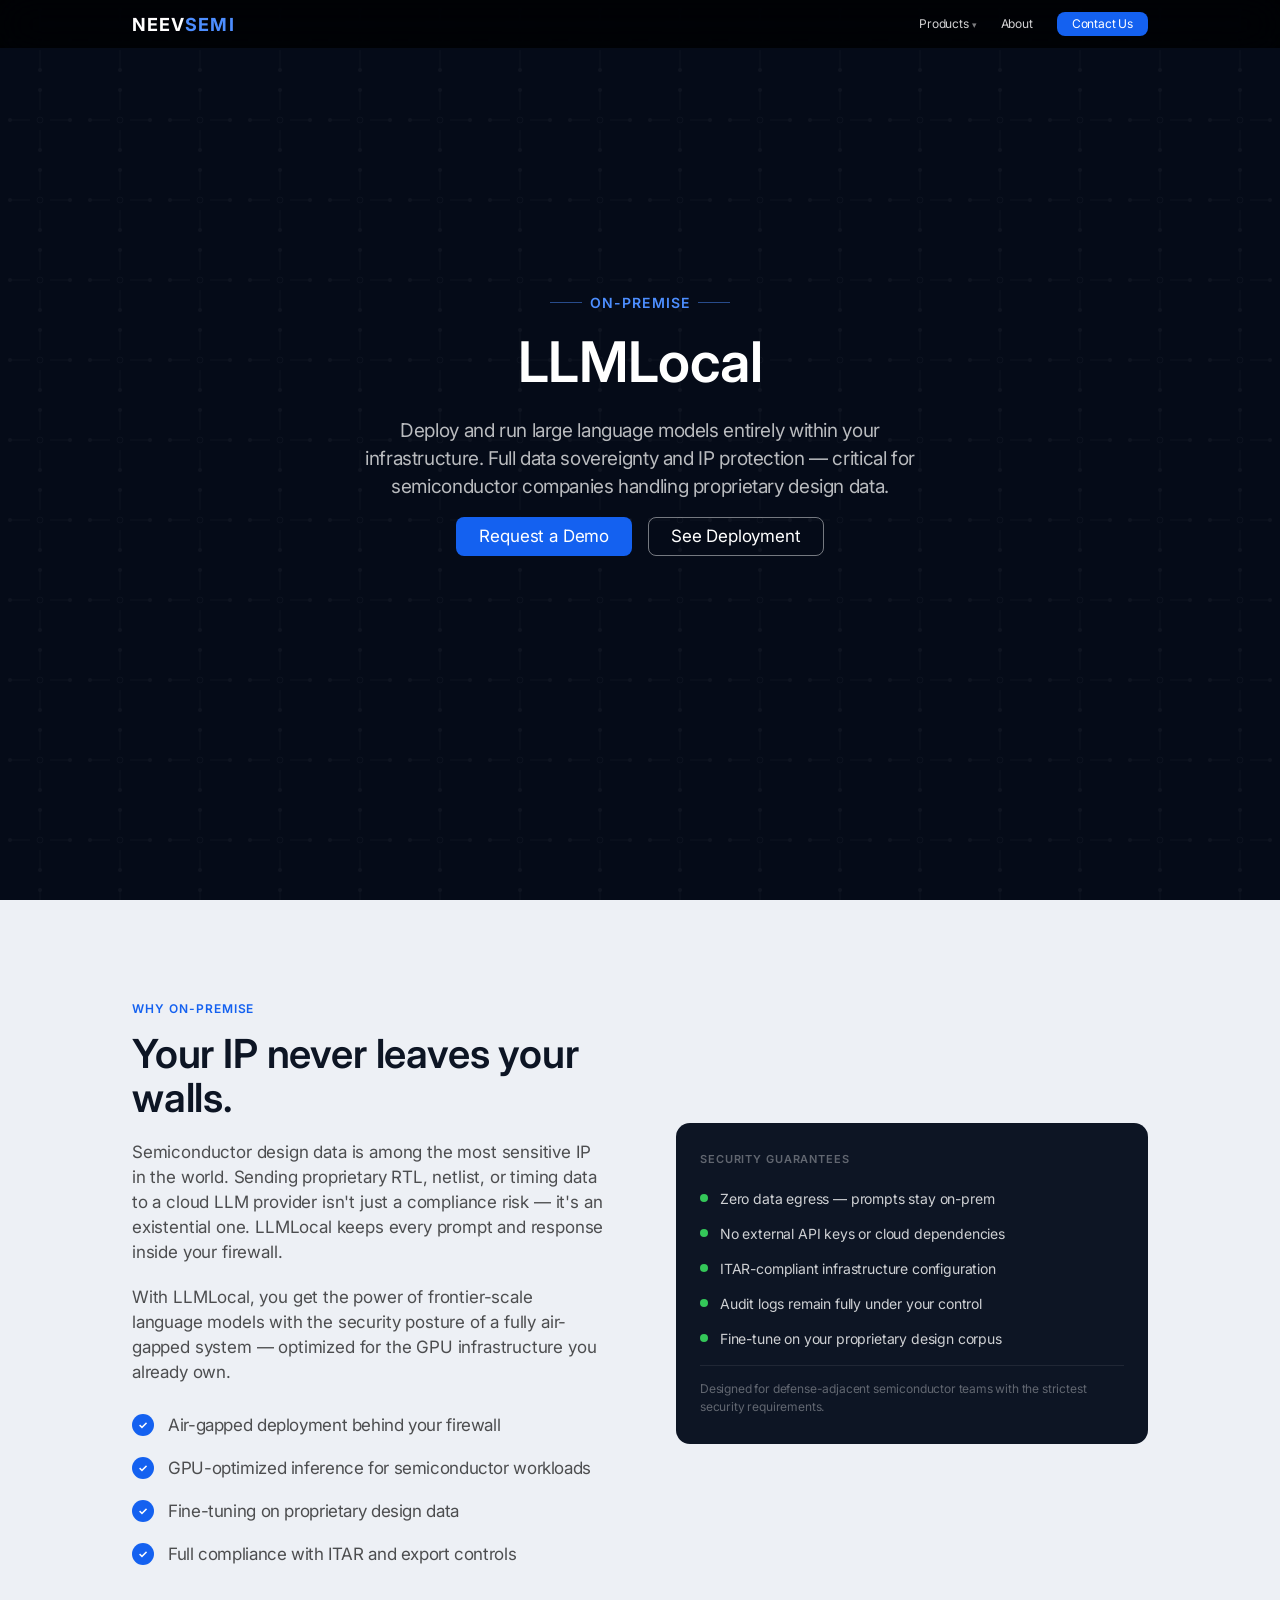
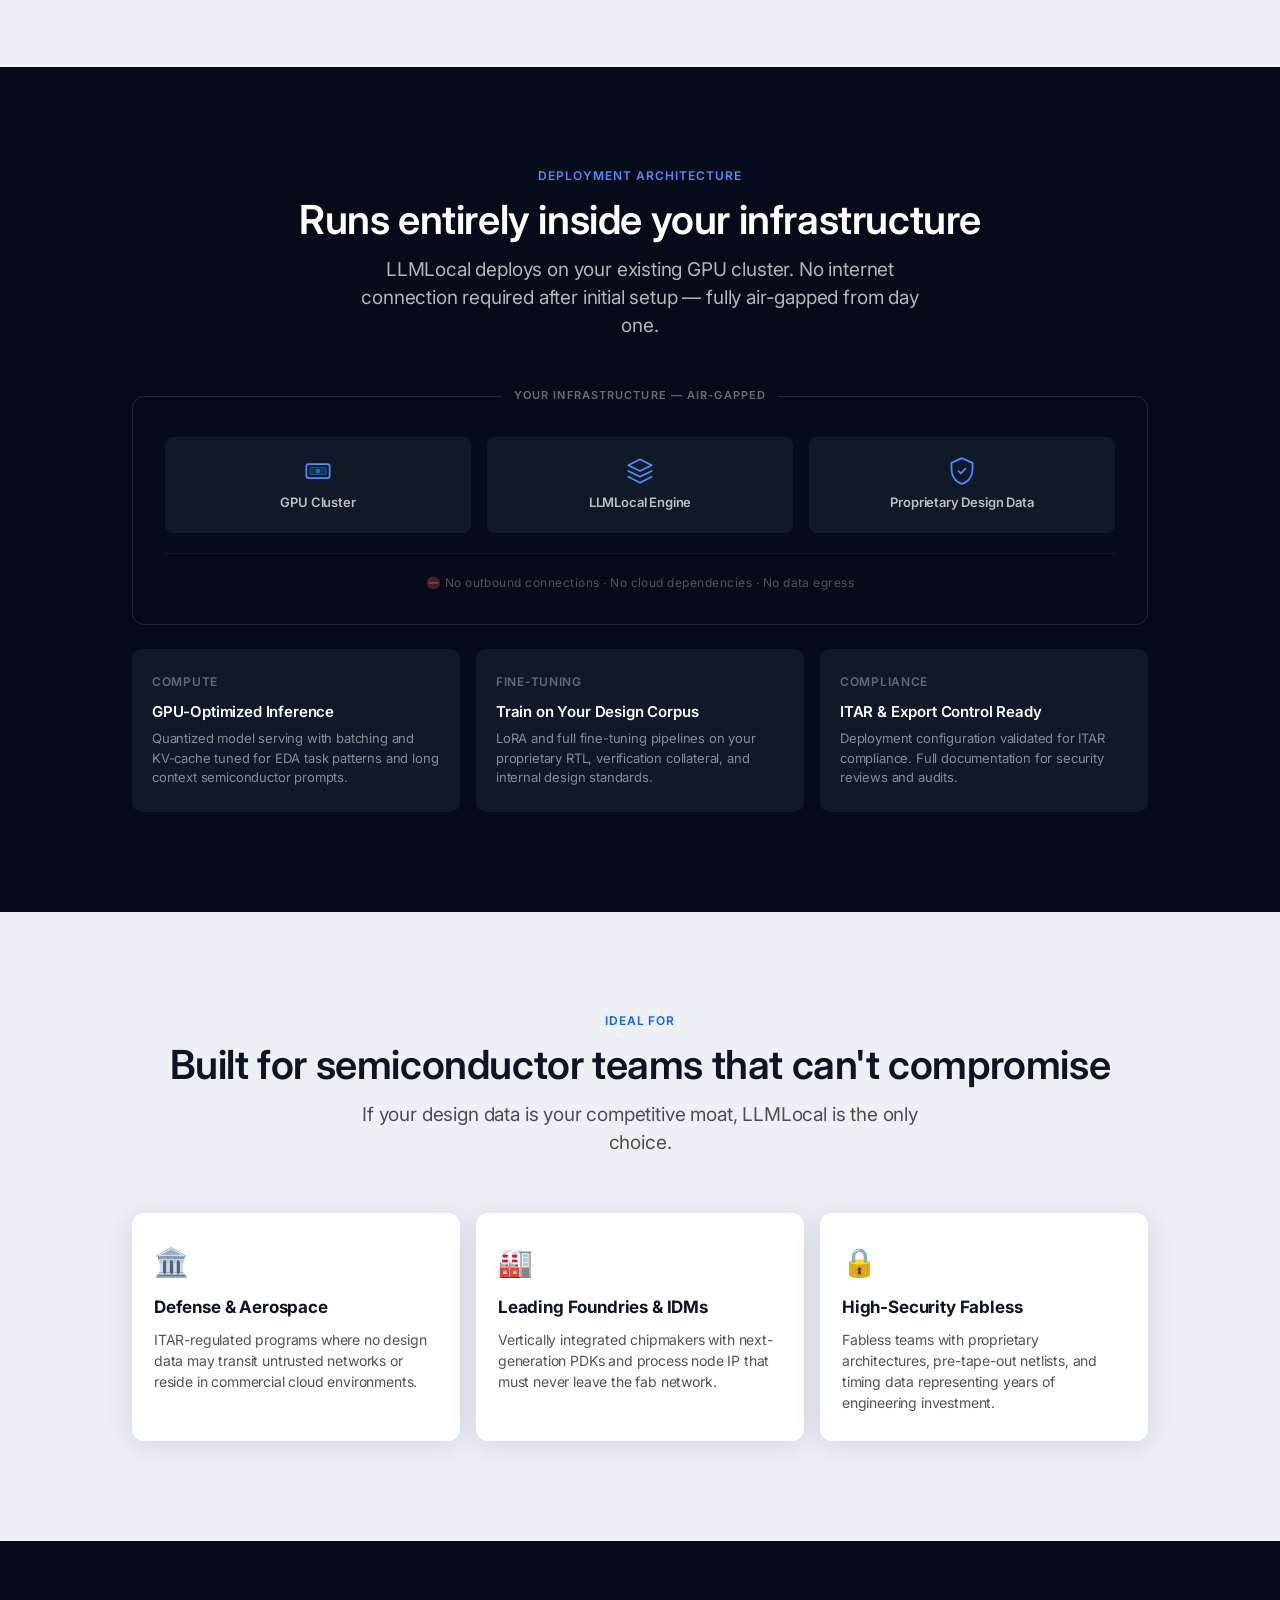
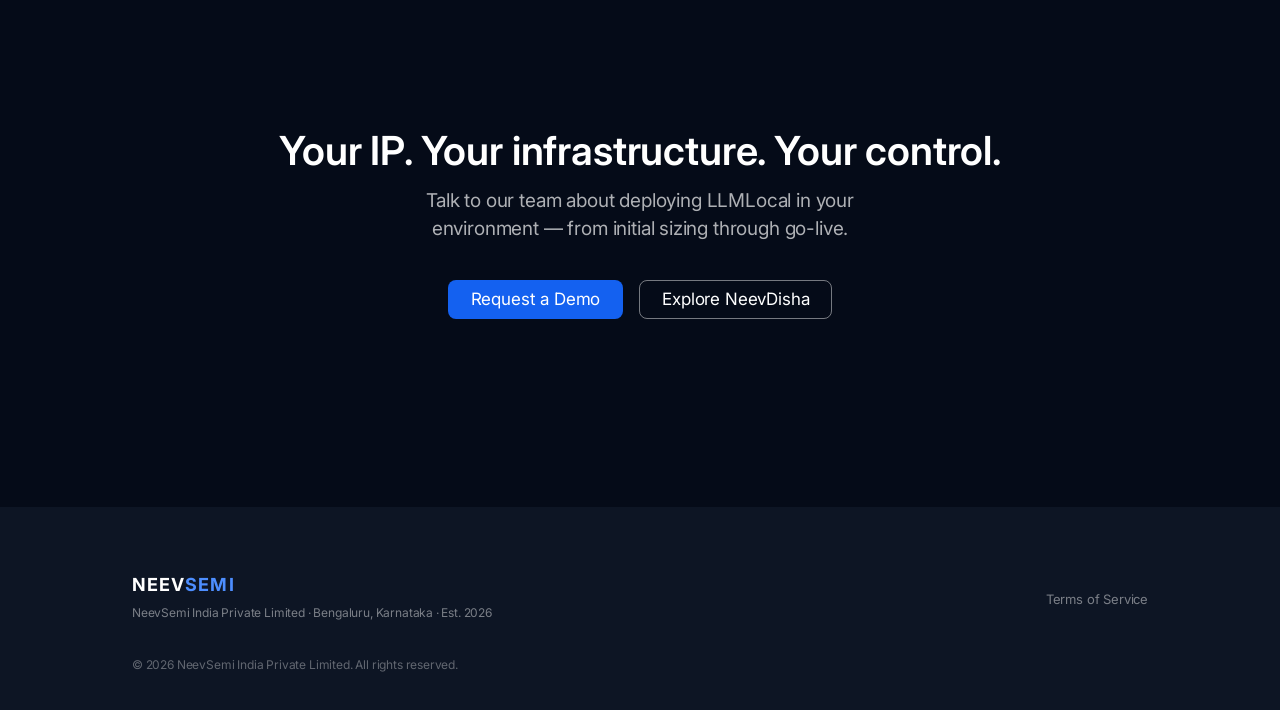
<file: products/llmlocal.html>
<!DOCTYPE html>
<html lang="en">
<head>
  <meta charset="UTF-8" />
  <meta name="viewport" content="width=device-width, initial-scale=1.0" />
  <title>LLMLocal | NeevSemi</title>
  <meta name="description" content="On-premise LLM deployment for semiconductor design teams." />
  <link rel="canonical" href="https://neevsemi.com/products/llmlocal" />
  <!-- Favicon -->
  <link rel="icon" type="image/png" sizes="32x32" href="../logo.png" />
  <link rel="icon" type="image/png" sizes="16x16" href="../logo.png" />
  <link rel="apple-touch-icon" href="../logo.png" />
  <!-- Open Graph -->
  <meta property="og:type"        content="website" />
  <meta property="og:url"         content="https://neevsemi.com/products/llmlocal" />
  <meta property="og:title"       content="LLMLocal | NeevSemi" />
  <meta property="og:description" content="On-premise LLM deployment for semiconductor design teams." />
  <meta property="og:site_name"   content="NeevSemi" />
  <!-- Twitter Card -->
  <meta name="twitter:card"        content="summary" />
  <meta name="twitter:title"       content="LLMLocal | NeevSemi" />
  <meta name="twitter:description" content="On-premise LLM deployment for semiconductor design teams." />
  <link rel="manifest" href="../manifest.json" />
  <meta name="theme-color" content="#050b18" />
  <link rel="stylesheet" href="../css/styles.css" />
</head>
<body>
<a href="#main" class="skip-link">Skip to main content</a>

<!-- ═══ NAV ═══════════════════════════════════════════════════════════ -->
<nav class="nav">
  <div class="nav__inner">
    <a href="../index" class="nav__logo">Neev<span>Semi</span></a>
    <ul class="nav__links">
      <li class="nav-dropdown">
        <a href="#">Products</a>
                <div class="dropdown-menu">
          <a href="neeVdisha">NeevDisha<span>Foundational Agentic Platform</span></a>
        </div>
      </li>
      <li><a href="../about">About</a></li>
      <li><a href="../about#contact" class="nav__cta-link">Contact Us</a></li>
    </ul>
    <button class="nav__hamburger" aria-label="Menu"><span></span><span></span><span></span></button>
  </div>
</nav>
<div class="mobile-menu" role="dialog" aria-modal="true" aria-label="Navigation">
  <div class="mob-products">
    <button class="mob-products-toggle" aria-expanded="false">Products <span class="mob-arrow">&#9660;</span></button>
    <div class="mob-products-list">
      <a href="neeVdisha">NeevDisha</a>
    </div>
  </div>
  <a href="../about">About</a>
  <a href="../about#contact" class="mob-cta">Contact Us</a>
</div>

<!-- ═══ HERO ═══════════════════════════════════════════════════════════ -->
<section class="section section--dark hero hero--dark">
  <svg class="hero__bg-pattern" xmlns="http://www.w3.org/2000/svg" width="100%" height="100%">
    <defs>
      <pattern id="circuit" x="0" y="0" width="80" height="80" patternUnits="userSpaceOnUse">
        <path d="M10 40 H30 M50 40 H70 M40 10 V30 M40 50 V70" stroke="#fff" stroke-width="0.8" fill="none"/>
        <circle cx="40" cy="40" r="3" fill="none" stroke="#fff" stroke-width="0.8"/>
        <circle cx="10" cy="40" r="2" fill="#fff"/>
        <circle cx="70" cy="40" r="2" fill="#fff"/>
        <circle cx="40" cy="10" r="2" fill="#fff"/>
        <circle cx="40" cy="70" r="2" fill="#fff"/>
      </pattern>
    </defs>
    <rect width="100%" height="100%" fill="url(#circuit)"/>
  </svg>
  <div class="inner hero__content">
    <p class="hero__eyebrow fade-up d1">On-Premise</p>
    <h1 class="hero__headline fade-up d2">LLMLocal</h1>
    <p class="hero__sub fade-up d3">Deploy and run large language models entirely within your infrastructure. Full data sovereignty and IP protection — critical for semiconductor companies handling proprietary design data.</p>
    <div class="hero__ctas fade-up d4">
      <a href="../about#contact" class="btn btn--blue">Request a Demo</a>
      <a href="#deployment" class="btn btn--pill-white">See Deployment</a>
    </div>
  </div>
</section>

<!-- ═══ WHY ON-PREMISE ══════════════════════════════════════════════════ -->
<section class="section section--light">
  <div class="inner">
    <div class="two-col">
      <div class="reveal">
        <p class="eyebrow" style="font-size:12px;font-weight:600;letter-spacing:.08em;text-transform:uppercase;color:var(--apple-blue);margin-bottom:14px;">Why On-Premise</p>
        <h2 style="font-family:var(--font-display);font-size:40px;font-weight:600;line-height:1.10;color:var(--near-black);margin-bottom:20px;">Your IP never leaves your walls.</h2>
        <p style="font-size:17px;line-height:1.47;color:var(--text-sec-light);margin-bottom:20px;">Semiconductor design data is among the most sensitive IP in the world. Sending proprietary RTL, netlist, or timing data to a cloud LLM provider isn't just a compliance risk — it's an existential one. LLMLocal keeps every prompt and response inside your firewall.</p>
        <p style="font-size:17px;line-height:1.47;color:var(--text-sec-light);margin-bottom:28px;">With LLMLocal, you get the power of frontier-scale language models with the security posture of a fully air-gapped system — optimized for the GPU infrastructure you already own.</p>
        <ul class="feat-list">
          <li class="feat-item feat-item--light"><div class="feat-check"></div><p>Air-gapped deployment behind your firewall</p></li>
          <li class="feat-item feat-item--light"><div class="feat-check"></div><p>GPU-optimized inference for semiconductor workloads</p></li>
          <li class="feat-item feat-item--light"><div class="feat-check"></div><p>Fine-tuning on proprietary design data</p></li>
          <li class="feat-item feat-item--light"><div class="feat-check"></div><p>Full compliance with ITAR and export controls</p></li>
        </ul>
      </div>
      <div class="reveal">
        <!-- Security pillars visual -->
        <div style="display:flex;flex-direction:column;gap:14px;">
          <div style="background:var(--near-black);border-radius:14px;padding:28px 24px;">
            <p style="font-size:11px;font-weight:600;letter-spacing:.08em;text-transform:uppercase;color:rgba(255,255,255,0.35);margin-bottom:20px;">Security Guarantees</p>
            <div style="display:flex;flex-direction:column;gap:14px;">
              <div style="display:flex;align-items:center;gap:12px;">
                <div style="width:8px;height:8px;border-radius:50%;background:#34c759;flex-shrink:0;"></div>
                <div style="font-size:14px;color:rgba(255,255,255,0.8);">Zero data egress — prompts stay on-prem</div>
              </div>
              <div style="display:flex;align-items:center;gap:12px;">
                <div style="width:8px;height:8px;border-radius:50%;background:#34c759;flex-shrink:0;"></div>
                <div style="font-size:14px;color:rgba(255,255,255,0.8);">No external API keys or cloud dependencies</div>
              </div>
              <div style="display:flex;align-items:center;gap:12px;">
                <div style="width:8px;height:8px;border-radius:50%;background:#34c759;flex-shrink:0;"></div>
                <div style="font-size:14px;color:rgba(255,255,255,0.8);">ITAR-compliant infrastructure configuration</div>
              </div>
              <div style="display:flex;align-items:center;gap:12px;">
                <div style="width:8px;height:8px;border-radius:50%;background:#34c759;flex-shrink:0;"></div>
                <div style="font-size:14px;color:rgba(255,255,255,0.8);">Audit logs remain fully under your control</div>
              </div>
              <div style="display:flex;align-items:center;gap:12px;">
                <div style="width:8px;height:8px;border-radius:50%;background:#34c759;flex-shrink:0;"></div>
                <div style="font-size:14px;color:rgba(255,255,255,0.8);">Fine-tune on your proprietary design corpus</div>
              </div>
              <div style="border-top:1px solid rgba(255,255,255,0.08);padding-top:14px;margin-top:2px;">
                <div style="font-size:12px;color:rgba(255,255,255,0.35);">Designed for defense-adjacent semiconductor teams with the strictest security requirements.</div>
              </div>
            </div>
          </div>
        </div>
      </div>
    </div>
  </div>
</section>

<!-- ═══ DEPLOYMENT ARCHITECTURE ═════════════════════════════════════════ -->
<section class="section section--dark" id="deployment">
  <div class="inner">
    <div class="sec-header reveal">
      <p class="eyebrow">Deployment Architecture</p>
      <h2>Runs entirely inside your infrastructure</h2>
      <p>LLMLocal deploys on your existing GPU cluster. No internet connection required after initial setup — fully air-gapped from day one.</p>
    </div>

    <div class="deploy-box reveal">
      <div class="deploy-box__label">YOUR INFRASTRUCTURE — AIR-GAPPED</div>
      <div class="deploy-inner">
        <div class="deploy-item">
          <svg viewBox="0 0 24 24" fill="none" xmlns="http://www.w3.org/2000/svg">
            <rect x="2" y="6" width="20" height="12" rx="2" stroke="#4d8eff" stroke-width="1.5" fill="none"/>
            <rect x="5" y="9" width="14" height="6" rx="1" fill="rgba(41,151,255,0.2)" stroke="rgba(41,151,255,0.4)" stroke-width="1"/>
            <circle cx="12" cy="12" r="2" fill="#0071e3"/>
          </svg>
          GPU Cluster
        </div>
        <div class="deploy-item">
          <svg viewBox="0 0 24 24" fill="none" xmlns="http://www.w3.org/2000/svg">
            <path d="M12 2L2 7l10 5 10-5-10-5zM2 17l10 5 10-5M2 12l10 5 10-5" stroke="#4d8eff" stroke-width="1.5" stroke-linecap="round" stroke-linejoin="round" fill="none"/>
          </svg>
          LLMLocal Engine
        </div>
        <div class="deploy-item">
          <svg viewBox="0 0 24 24" fill="none" xmlns="http://www.w3.org/2000/svg">
            <path d="M12 1L3 5v6c0 5.55 3.84 10.74 9 12 5.16-1.26 9-6.45 9-12V5l-9-4z" stroke="#4d8eff" stroke-width="1.5" fill="none"/>
            <path d="M9 12l2 2 4-4" stroke="#4d8eff" stroke-width="1.5" stroke-linecap="round" stroke-linejoin="round"/>
          </svg>
          Proprietary Design Data
        </div>
      </div>
      <div style="margin-top:20px;padding-top:20px;border-top:1px solid rgba(255,255,255,0.08);text-align:center;">
        <div style="font-size:12px;color:rgba(255,255,255,0.3);letter-spacing:.04em;">⛔ No outbound connections · No cloud dependencies · No data egress</div>
      </div>
    </div>

    <!-- GPU specs row -->
    <div style="display:grid;grid-template-columns:repeat(3,1fr);gap:16px;margin-top:24px;" class="reveal">
      <div style="background:var(--dark-surf);border-radius:10px;padding:24px 20px;">
        <div style="font-size:12px;font-weight:600;letter-spacing:.06em;text-transform:uppercase;color:rgba(255,255,255,0.35);margin-bottom:10px;">Compute</div>
        <div style="font-size:15px;font-weight:600;color:var(--white);margin-bottom:6px;">GPU-Optimized Inference</div>
        <div style="font-size:13px;color:rgba(255,255,255,0.50);line-height:1.5;">Quantized model serving with batching and KV-cache tuned for EDA task patterns and long context semiconductor prompts.</div>
      </div>
      <div style="background:var(--dark-surf);border-radius:10px;padding:24px 20px;">
        <div style="font-size:12px;font-weight:600;letter-spacing:.06em;text-transform:uppercase;color:rgba(255,255,255,0.35);margin-bottom:10px;">Fine-tuning</div>
        <div style="font-size:15px;font-weight:600;color:var(--white);margin-bottom:6px;">Train on Your Design Corpus</div>
        <div style="font-size:13px;color:rgba(255,255,255,0.50);line-height:1.5;">LoRA and full fine-tuning pipelines on your proprietary RTL, verification collateral, and internal design standards.</div>
      </div>
      <div style="background:var(--dark-surf);border-radius:10px;padding:24px 20px;">
        <div style="font-size:12px;font-weight:600;letter-spacing:.06em;text-transform:uppercase;color:rgba(255,255,255,0.35);margin-bottom:10px;">Compliance</div>
        <div style="font-size:15px;font-weight:600;color:var(--white);margin-bottom:6px;">ITAR &amp; Export Control Ready</div>
        <div style="font-size:13px;color:rgba(255,255,255,0.50);line-height:1.5;">Deployment configuration validated for ITAR compliance. Full documentation for security reviews and audits.</div>
      </div>
    </div>
  </div>
</section>

<!-- ═══ WHO IT'S FOR ════════════════════════════════════════════════════ -->
<section class="section section--light">
  <div class="inner">
    <div class="sec-header reveal">
      <p class="eyebrow">Ideal For</p>
      <h2>Built for semiconductor teams that can't compromise</h2>
      <p>If your design data is your competitive moat, LLMLocal is the only choice.</p>
    </div>
    <div style="display:grid;grid-template-columns:repeat(3,1fr);gap:16px;" class="reveal">
      <div style="background:var(--white);border-radius:12px;padding:28px 22px;box-shadow:var(--card-shadow);">
        <div style="font-size:28px;margin-bottom:12px;">🏛️</div>
        <div style="font-family:var(--font-display);font-size:17px;font-weight:700;color:var(--near-black);margin-bottom:8px;">Defense &amp; Aerospace</div>
        <div style="font-size:14px;color:var(--text-sec-light);line-height:1.5;">ITAR-regulated programs where no design data may transit untrusted networks or reside in commercial cloud environments.</div>
      </div>
      <div style="background:var(--white);border-radius:12px;padding:28px 22px;box-shadow:var(--card-shadow);">
        <div style="font-size:28px;margin-bottom:12px;">🏭</div>
        <div style="font-family:var(--font-display);font-size:17px;font-weight:700;color:var(--near-black);margin-bottom:8px;">Leading Foundries &amp; IDMs</div>
        <div style="font-size:14px;color:var(--text-sec-light);line-height:1.5;">Vertically integrated chipmakers with next-generation PDKs and process node IP that must never leave the fab network.</div>
      </div>
      <div style="background:var(--white);border-radius:12px;padding:28px 22px;box-shadow:var(--card-shadow);">
        <div style="font-size:28px;margin-bottom:12px;">🔒</div>
        <div style="font-family:var(--font-display);font-size:17px;font-weight:700;color:var(--near-black);margin-bottom:8px;">High-Security Fabless</div>
        <div style="font-size:14px;color:var(--text-sec-light);line-height:1.5;">Fabless teams with proprietary architectures, pre-tape-out netlists, and timing data representing years of engineering investment.</div>
      </div>
    </div>
  </div>
</section>

<!-- ═══ CTA ══════════════════════════════════════════════════════════════ -->
<section class="section section--dark">
  <div class="inner">
    <div class="cta-banner reveal">
      <h2>Your IP. Your infrastructure. Your control.</h2>
      <p>Talk to our team about deploying LLMLocal in your environment — from initial sizing through go-live.</p>
      <div class="cta-btns">
        <a href="../about#contact" class="btn btn--blue">Request a Demo</a>
        <a href="neeVdisha" class="btn btn--pill-white">Explore NeevDisha</a>
      </div>
    </div>
  </div>
</section>

<!-- ═══ FOOTER ══════════════════════════════════════════════════════════ -->
<footer class="footer">
  <div class="footer__inner">
    <div class="footer__simple">
      <div class="footer__brand-simple">
        <h3>Neev<span>Semi</span></h3>
        <p>NeevSemi India Private Limited · Bengaluru, Karnataka · Est. 2026</p>
      </div>
      <div class="footer__legal-simple">
        <a href="../terms">Terms of Service</a>
      </div>
    </div>
    <div class="footer__bottom">
      <span>&copy; 2026 NeevSemi India Private Limited. All rights reserved.</span>
    </div>
  </div>
</footer>

<script src="../js/main.js"></script>
</body>
</html>
</file>
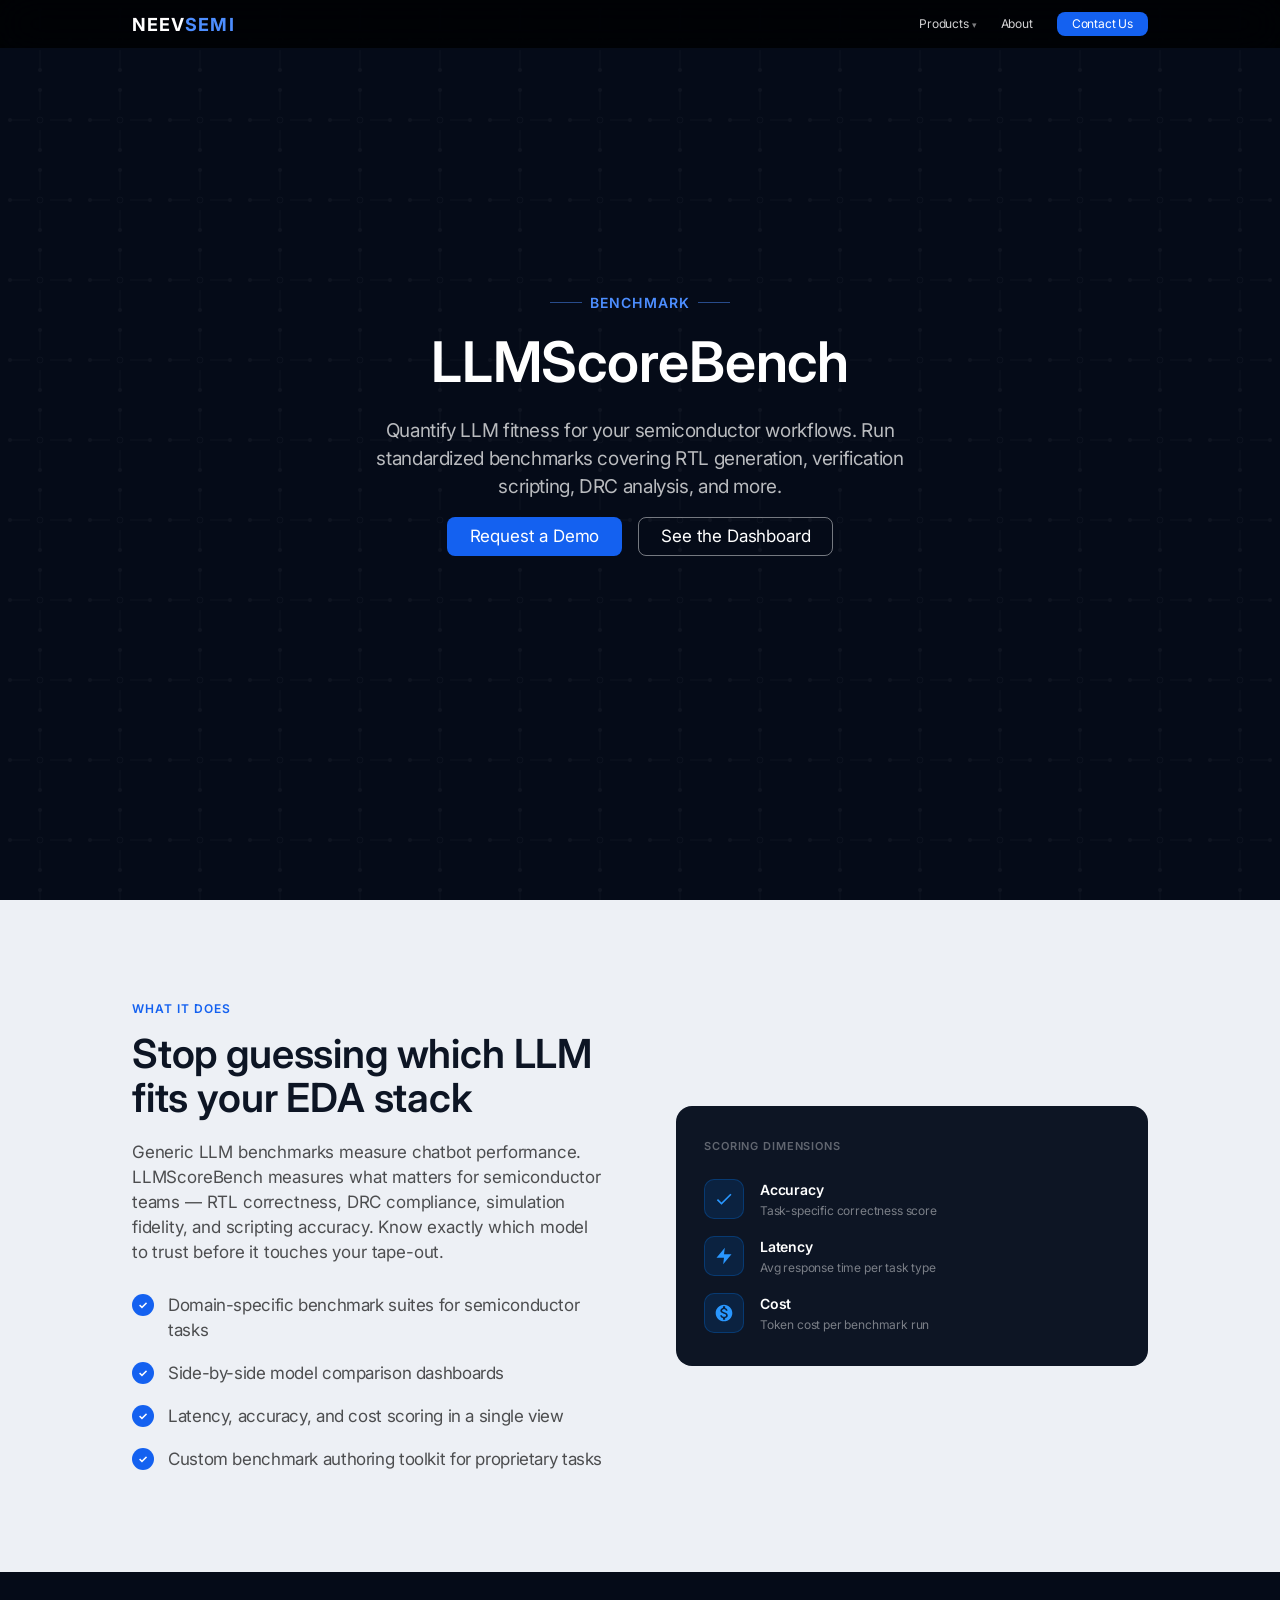
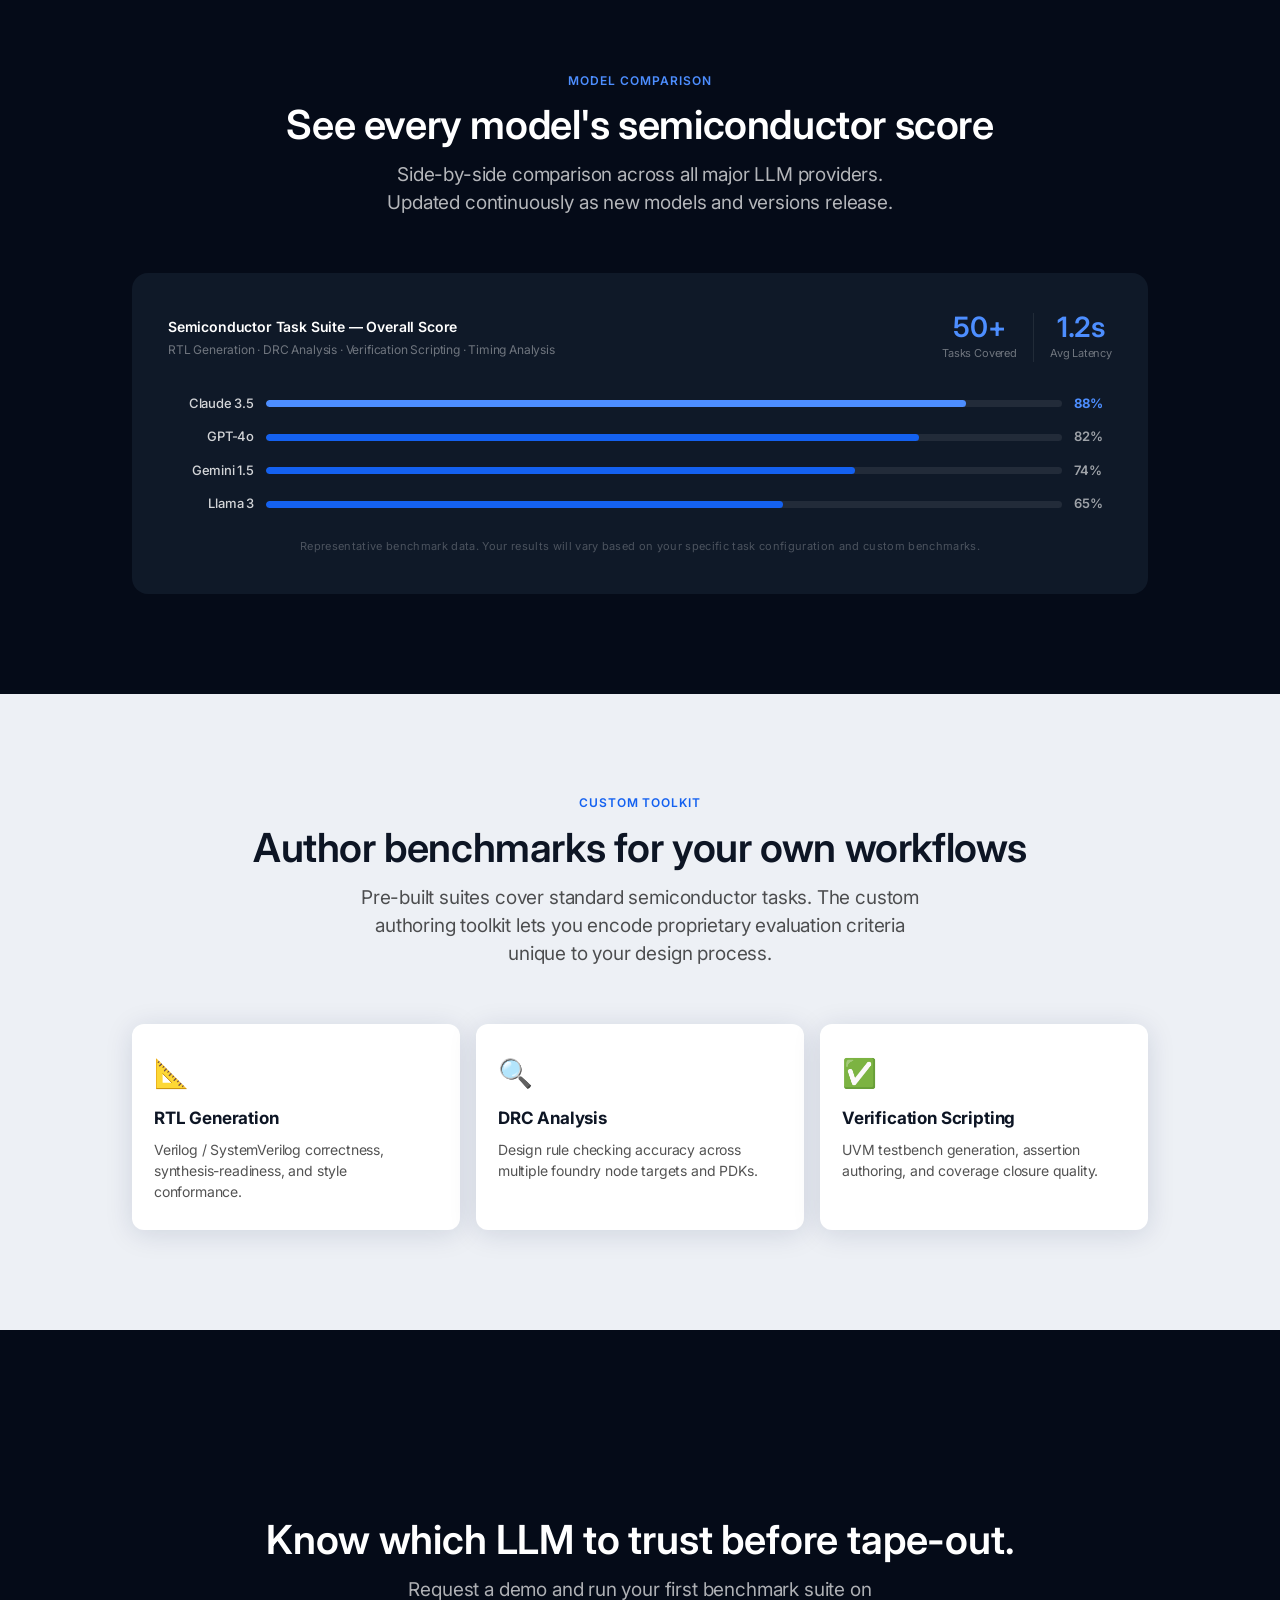
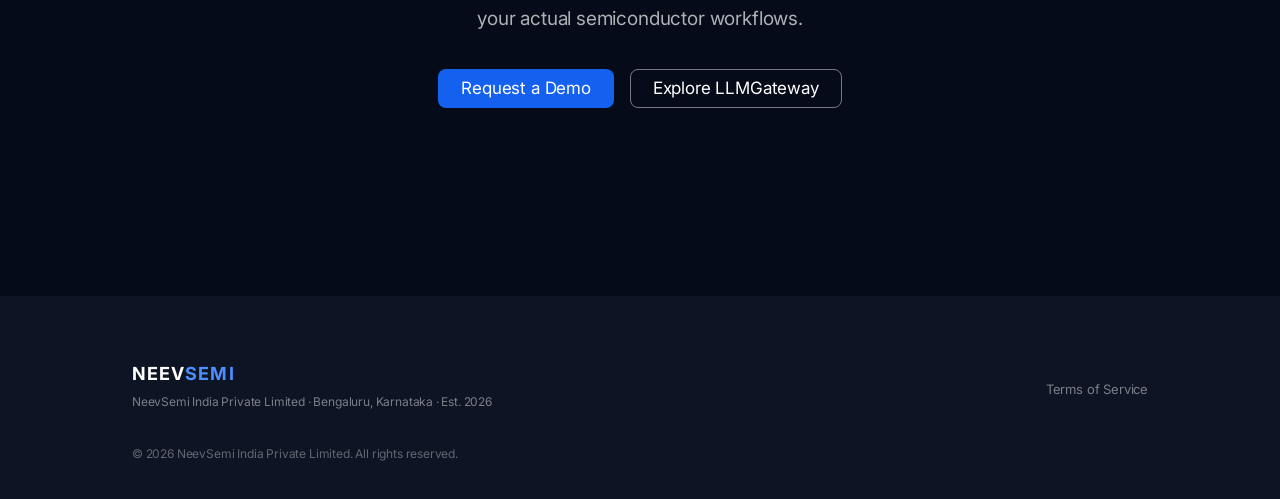
<file: products/llmScorebench.html>
<!DOCTYPE html>
<html lang="en">
<head>
  <meta charset="UTF-8" />
  <meta name="viewport" content="width=device-width, initial-scale=1.0" />
  <title>LLMScoreBench | NeevSemi</title>
  <meta name="description" content="Domain-specific LLM benchmarking for semiconductor workflows." />
  <link rel="canonical" href="https://neevsemi.com/products/llmScorebench" />
  <!-- Favicon -->
  <link rel="icon" type="image/png" sizes="32x32" href="../logo.png" />
  <link rel="icon" type="image/png" sizes="16x16" href="../logo.png" />
  <link rel="apple-touch-icon" href="../logo.png" />
  <!-- Open Graph -->
  <meta property="og:type"        content="website" />
  <meta property="og:url"         content="https://neevsemi.com/products/llmScorebench" />
  <meta property="og:title"       content="LLMScoreBench | NeevSemi" />
  <meta property="og:description" content="Domain-specific LLM benchmarking for semiconductor workflows." />
  <meta property="og:site_name"   content="NeevSemi" />
  <!-- Twitter Card -->
  <meta name="twitter:card"        content="summary" />
  <meta name="twitter:title"       content="LLMScoreBench | NeevSemi" />
  <meta name="twitter:description" content="Domain-specific LLM benchmarking for semiconductor workflows." />
  <link rel="manifest" href="../manifest.json" />
  <meta name="theme-color" content="#050b18" />
  <link rel="stylesheet" href="../css/styles.css" />
</head>
<body>
<a href="#main" class="skip-link">Skip to main content</a>

<!-- ═══ NAV ═══════════════════════════════════════════════════════════ -->
<nav class="nav">
  <div class="nav__inner">
    <a href="../index" class="nav__logo">Neev<span>Semi</span></a>
    <ul class="nav__links">
      <li class="nav-dropdown">
        <a href="#">Products</a>
                <div class="dropdown-menu">
          <a href="neeVdisha">NeevDisha<span>Foundational Agentic Platform</span></a>
        </div>
      </li>
      <li><a href="../about">About</a></li>
      <li><a href="../about#contact" class="nav__cta-link">Contact Us</a></li>
    </ul>
    <button class="nav__hamburger" aria-label="Menu"><span></span><span></span><span></span></button>
  </div>
</nav>
<div class="mobile-menu" role="dialog" aria-modal="true" aria-label="Navigation">
  <div class="mob-products">
    <button class="mob-products-toggle" aria-expanded="false">Products <span class="mob-arrow">&#9660;</span></button>
    <div class="mob-products-list">
      <a href="neeVdisha">NeevDisha</a>
    </div>
  </div>
  <a href="../about">About</a>
  <a href="../about#contact" class="mob-cta">Contact Us</a>
</div>

<!-- ═══ HERO ═══════════════════════════════════════════════════════════ -->
<section class="section section--dark hero hero--dark">
  <svg class="hero__bg-pattern" xmlns="http://www.w3.org/2000/svg" width="100%" height="100%">
    <defs>
      <pattern id="circuit" x="0" y="0" width="80" height="80" patternUnits="userSpaceOnUse">
        <path d="M10 40 H30 M50 40 H70 M40 10 V30 M40 50 V70" stroke="#fff" stroke-width="0.8" fill="none"/>
        <circle cx="40" cy="40" r="3" fill="none" stroke="#fff" stroke-width="0.8"/>
        <circle cx="10" cy="40" r="2" fill="#fff"/>
        <circle cx="70" cy="40" r="2" fill="#fff"/>
        <circle cx="40" cy="10" r="2" fill="#fff"/>
        <circle cx="40" cy="70" r="2" fill="#fff"/>
      </pattern>
    </defs>
    <rect width="100%" height="100%" fill="url(#circuit)"/>
  </svg>
  <div class="inner hero__content">
    <p class="hero__eyebrow fade-up d1">Benchmark</p>
    <h1 class="hero__headline fade-up d2">LLMScoreBench</h1>
    <p class="hero__sub fade-up d3">Quantify LLM fitness for your semiconductor workflows. Run standardized benchmarks covering RTL generation, verification scripting, DRC analysis, and more.</p>
    <div class="hero__ctas fade-up d4">
      <a href="../about#contact" class="btn btn--blue">Request a Demo</a>
      <a href="#dashboard" class="btn btn--pill-white">See the Dashboard</a>
    </div>
  </div>
</section>

<!-- ═══ FEATURES ════════════════════════════════════════════════════════ -->
<section class="section section--light">
  <div class="inner">
    <div class="two-col">
      <div class="reveal">
        <p class="eyebrow" style="font-size:12px;font-weight:600;letter-spacing:.08em;text-transform:uppercase;color:var(--apple-blue);margin-bottom:14px;">What it does</p>
        <h2 style="font-family:var(--font-display);font-size:40px;font-weight:600;line-height:1.10;color:var(--near-black);margin-bottom:20px;">Stop guessing which LLM fits your EDA stack</h2>
        <p style="font-size:17px;line-height:1.47;color:var(--text-sec-light);margin-bottom:28px;">Generic LLM benchmarks measure chatbot performance. LLMScoreBench measures what matters for semiconductor teams — RTL correctness, DRC compliance, simulation fidelity, and scripting accuracy. Know exactly which model to trust before it touches your tape-out.</p>
        <ul class="feat-list">
          <li class="feat-item feat-item--light"><div class="feat-check"></div><p>Domain-specific benchmark suites for semiconductor tasks</p></li>
          <li class="feat-item feat-item--light"><div class="feat-check"></div><p>Side-by-side model comparison dashboards</p></li>
          <li class="feat-item feat-item--light"><div class="feat-check"></div><p>Latency, accuracy, and cost scoring in a single view</p></li>
          <li class="feat-item feat-item--light"><div class="feat-check"></div><p>Custom benchmark authoring toolkit for proprietary tasks</p></li>
        </ul>
      </div>
      <div class="reveal">
        <div style="background:var(--near-black);border-radius:16px;padding:32px 28px;">
          <p style="font-size:11px;font-weight:600;letter-spacing:.08em;text-transform:uppercase;color:rgba(255,255,255,0.35);margin-bottom:24px;">Scoring Dimensions</p>
          <div style="display:flex;flex-direction:column;gap:16px;">
            <div style="display:flex;align-items:center;gap:16px;">
              <div style="width:40px;height:40px;border-radius:10px;background:rgba(0,113,227,0.15);border:1px solid rgba(0,113,227,0.3);display:flex;align-items:center;justify-content:center;flex-shrink:0;">
                <svg width="20" height="20" viewBox="0 0 24 24" fill="none"><path d="M9 16.2L4.8 12l-1.4 1.4L9 19 21 7l-1.4-1.4L9 16.2z" fill="#2997ff"/></svg>
              </div>
              <div><div style="font-size:14px;font-weight:600;color:var(--white);margin-bottom:2px;">Accuracy</div><div style="font-size:12px;color:rgba(255,255,255,0.45);">Task-specific correctness score</div></div>
            </div>
            <div style="display:flex;align-items:center;gap:16px;">
              <div style="width:40px;height:40px;border-radius:10px;background:rgba(0,113,227,0.15);border:1px solid rgba(0,113,227,0.3);display:flex;align-items:center;justify-content:center;flex-shrink:0;">
                <svg width="20" height="20" viewBox="0 0 24 24" fill="none"><path d="M13 2L3 14h9l-1 8 10-12h-9l1-8z" fill="#2997ff"/></svg>
              </div>
              <div><div style="font-size:14px;font-weight:600;color:var(--white);margin-bottom:2px;">Latency</div><div style="font-size:12px;color:rgba(255,255,255,0.45);">Avg response time per task type</div></div>
            </div>
            <div style="display:flex;align-items:center;gap:16px;">
              <div style="width:40px;height:40px;border-radius:10px;background:rgba(0,113,227,0.15);border:1px solid rgba(0,113,227,0.3);display:flex;align-items:center;justify-content:center;flex-shrink:0;">
                <svg width="20" height="20" viewBox="0 0 24 24" fill="none"><path d="M12 2C6.48 2 2 6.48 2 12s4.48 10 10 10 10-4.48 10-10S17.52 2 12 2zm1.41 16.09V20h-2.67v-1.93c-1.71-.36-3.16-1.46-3.27-3.4h1.96c.1 1.05.82 1.87 2.65 1.87 1.96 0 2.4-.98 2.4-1.59 0-.83-.44-1.61-2.67-2.14-2.48-.6-4.18-1.62-4.18-3.67 0-1.72 1.39-2.84 3.11-3.21V4h2.67v1.95c1.86.45 2.79 1.86 2.85 3.39H14.3c-.05-1.11-.64-1.87-2.22-1.87-1.5 0-2.4.68-2.4 1.64 0 .84.65 1.39 2.67 1.91s4.18 1.39 4.18 3.91c-.01 1.83-1.38 2.83-3.12 3.16z" fill="#2997ff"/></svg>
              </div>
              <div><div style="font-size:14px;font-weight:600;color:var(--white);margin-bottom:2px;">Cost</div><div style="font-size:12px;color:rgba(255,255,255,0.45);">Token cost per benchmark run</div></div>
            </div>
          </div>
        </div>
      </div>
    </div>
  </div>
</section>

<!-- ═══ DASHBOARD ════════════════════════════════════════════════════════ -->
<section class="section section--dark" id="dashboard">
  <div class="inner">
    <div class="sec-header reveal">
      <p class="eyebrow">Model Comparison</p>
      <h2>See every model's semiconductor score</h2>
      <p>Side-by-side comparison across all major LLM providers. Updated continuously as new models and versions release.</p>
    </div>

    <div style="background:var(--dark-surf);border-radius:16px;padding:40px 36px;margin-top:0;" class="reveal">
      <div style="display:flex;align-items:center;justify-content:space-between;margin-bottom:32px;flex-wrap:wrap;gap:16px;">
        <div>
          <p style="font-size:14px;font-weight:600;color:var(--white);margin-bottom:4px;">Semiconductor Task Suite — Overall Score</p>
          <p style="font-size:12px;color:rgba(255,255,255,0.4);">RTL Generation · DRC Analysis · Verification Scripting · Timing Analysis</p>
        </div>
        <div style="display:flex;gap:16px;">
          <div style="text-align:center;">
            <div style="font-family:var(--font-display);font-size:28px;font-weight:600;color:var(--bright-blue);line-height:1;">50+</div>
            <div style="font-size:11px;color:rgba(255,255,255,0.4);margin-top:4px;">Tasks Covered</div>
          </div>
          <div style="width:1px;background:rgba(255,255,255,0.08);"></div>
          <div style="text-align:center;">
            <div style="font-family:var(--font-display);font-size:28px;font-weight:600;color:var(--bright-blue);line-height:1;">1.2s</div>
            <div style="font-size:11px;color:rgba(255,255,255,0.4);margin-top:4px;">Avg Latency</div>
          </div>
        </div>
      </div>

      <div class="bench-wrap">
        <div class="bench-row">
          <div class="bench-lbl">Claude 3.5</div>
          <div class="bench-track"><div class="bench-fill best" data-val="88"></div></div>
          <div class="bench-val" style="color:var(--bright-blue);font-weight:700;">88%</div>
        </div>
        <div class="bench-row">
          <div class="bench-lbl">GPT-4o</div>
          <div class="bench-track"><div class="bench-fill" data-val="82"></div></div>
          <div class="bench-val">82%</div>
        </div>
        <div class="bench-row">
          <div class="bench-lbl">Gemini 1.5</div>
          <div class="bench-track"><div class="bench-fill" data-val="74"></div></div>
          <div class="bench-val">74%</div>
        </div>
        <div class="bench-row">
          <div class="bench-lbl">Llama 3</div>
          <div class="bench-track"><div class="bench-fill" data-val="65"></div></div>
          <div class="bench-val">65%</div>
        </div>
      </div>

      <p style="font-size:11px;color:rgba(255,255,255,0.25);margin-top:24px;text-align:center;letter-spacing:.03em;">Representative benchmark data. Your results will vary based on your specific task configuration and custom benchmarks.</p>
    </div>
  </div>
</section>

<!-- ═══ CUSTOM BENCHMARKS ════════════════════════════════════════════════ -->
<section class="section section--light">
  <div class="inner">
    <div class="sec-header reveal">
      <p class="eyebrow">Custom Toolkit</p>
      <h2>Author benchmarks for your own workflows</h2>
      <p>Pre-built suites cover standard semiconductor tasks. The custom authoring toolkit lets you encode proprietary evaluation criteria unique to your design process.</p>
    </div>
    <div style="display:grid;grid-template-columns:repeat(3,1fr);gap:16px;" class="reveal">
      <div style="background:var(--white);border-radius:12px;padding:28px 22px;box-shadow:var(--card-shadow);">
        <div style="font-size:28px;margin-bottom:12px;">📐</div>
        <div style="font-family:var(--font-display);font-size:17px;font-weight:700;color:var(--near-black);margin-bottom:8px;">RTL Generation</div>
        <div style="font-size:14px;color:var(--text-sec-light);line-height:1.5;">Verilog / SystemVerilog correctness, synthesis-readiness, and style conformance.</div>
      </div>
      <div style="background:var(--white);border-radius:12px;padding:28px 22px;box-shadow:var(--card-shadow);">
        <div style="font-size:28px;margin-bottom:12px;">🔍</div>
        <div style="font-family:var(--font-display);font-size:17px;font-weight:700;color:var(--near-black);margin-bottom:8px;">DRC Analysis</div>
        <div style="font-size:14px;color:var(--text-sec-light);line-height:1.5;">Design rule checking accuracy across multiple foundry node targets and PDKs.</div>
      </div>
      <div style="background:var(--white);border-radius:12px;padding:28px 22px;box-shadow:var(--card-shadow);">
        <div style="font-size:28px;margin-bottom:12px;">✅</div>
        <div style="font-family:var(--font-display);font-size:17px;font-weight:700;color:var(--near-black);margin-bottom:8px;">Verification Scripting</div>
        <div style="font-size:14px;color:var(--text-sec-light);line-height:1.5;">UVM testbench generation, assertion authoring, and coverage closure quality.</div>
      </div>
    </div>
  </div>
</section>

<!-- ═══ CTA ══════════════════════════════════════════════════════════════ -->
<section class="section section--dark">
  <div class="inner">
    <div class="cta-banner reveal">
      <h2>Know which LLM to trust before tape-out.</h2>
      <p>Request a demo and run your first benchmark suite on your actual semiconductor workflows.</p>
      <div class="cta-btns">
        <a href="../about#contact" class="btn btn--blue">Request a Demo</a>
        <a href="llmgateway" class="btn btn--pill-white">Explore LLMGateway</a>
      </div>
    </div>
  </div>
</section>

<!-- ═══ FOOTER ══════════════════════════════════════════════════════════ -->
<footer class="footer">
  <div class="footer__inner">
    <div class="footer__simple">
      <div class="footer__brand-simple">
        <h3>Neev<span>Semi</span></h3>
        <p>NeevSemi India Private Limited · Bengaluru, Karnataka · Est. 2026</p>
      </div>
      <div class="footer__legal-simple">
        <a href="../terms">Terms of Service</a>
      </div>
    </div>
    <div class="footer__bottom">
      <span>&copy; 2026 NeevSemi India Private Limited. All rights reserved.</span>
    </div>
  </div>
</footer>

<script src="../js/main.js"></script>
</body>
</html>
</file>
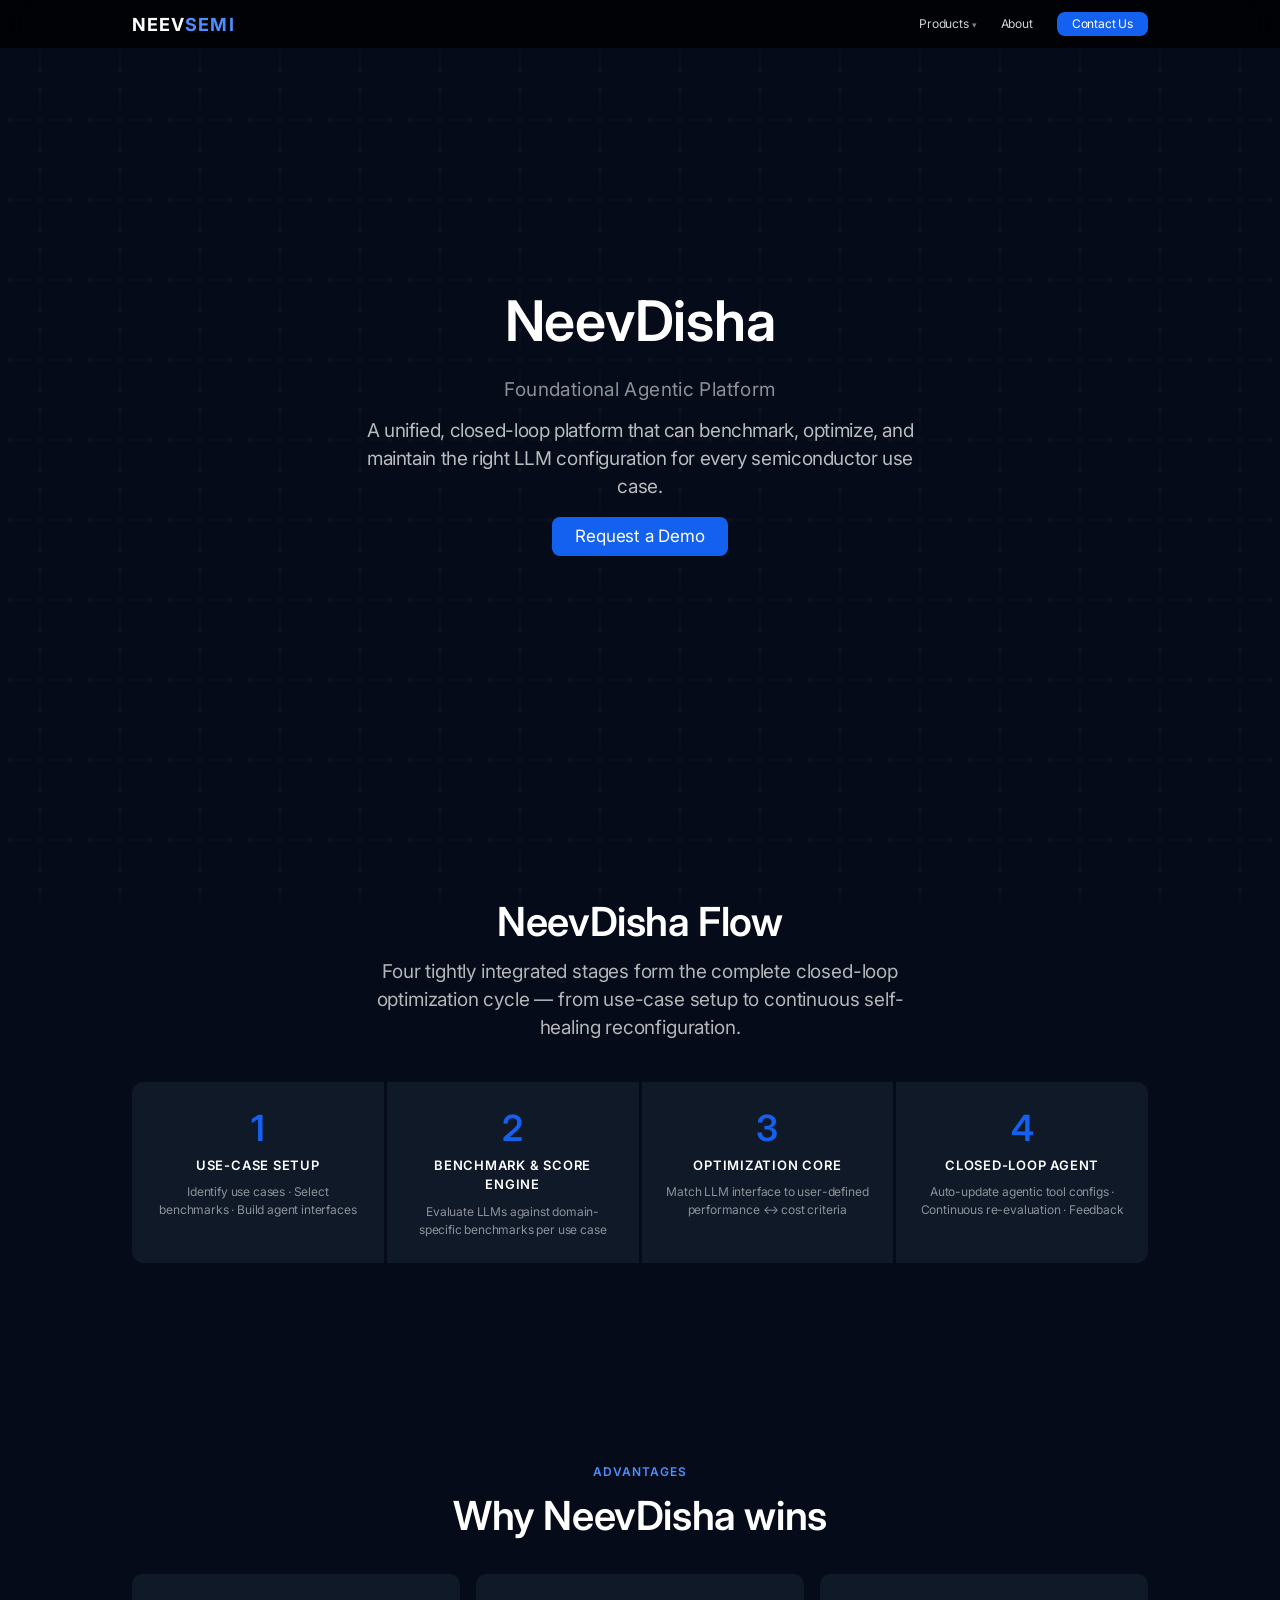
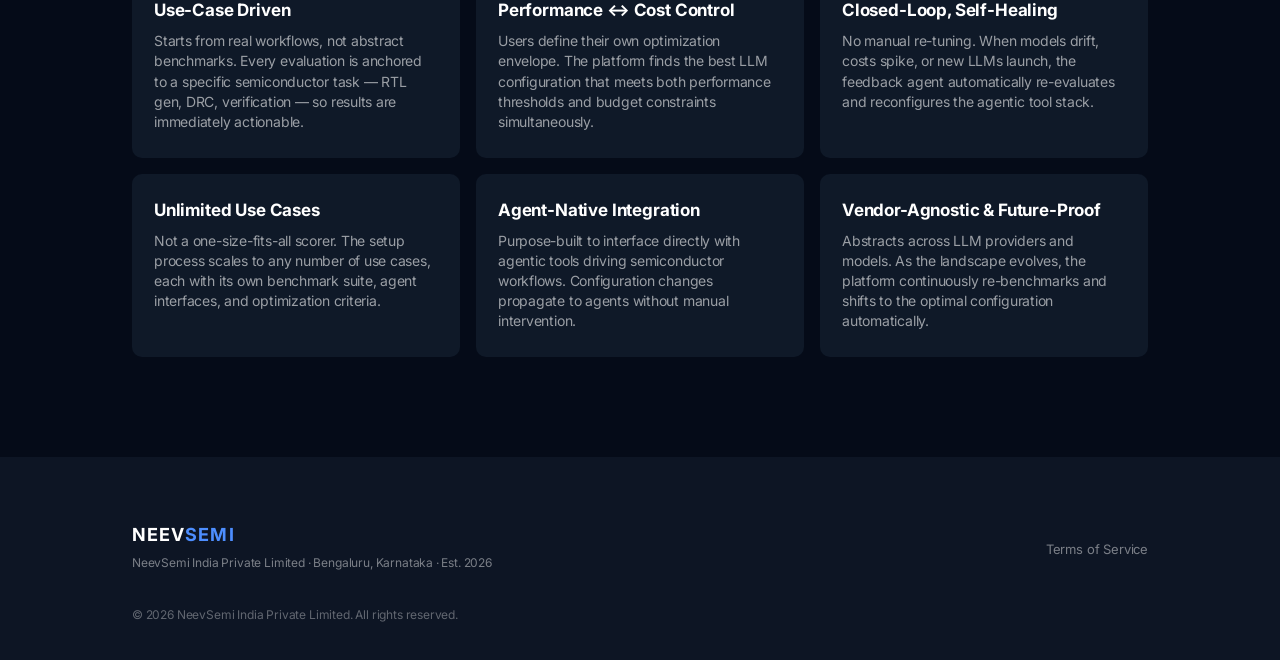
<file: products/neeVdisha.html>
<!DOCTYPE html>
<html lang="en">
<head>
  <meta charset="UTF-8" />
  <meta name="viewport" content="width=device-width, initial-scale=1.0" />
  <title>NeevDisha | NeevSemi</title>
  <meta name="description" content="NeevDisha is a unified, closed-loop platform that can benchmark, optimize, and maintain the right LLM configuration for every semiconductor use case." />
  <link rel="canonical" href="https://neevsemi.com/products/neeVdisha" />
  <!-- Favicon -->
  <link rel="icon" type="image/png" sizes="32x32" href="../logo.png" />
  <link rel="icon" type="image/png" sizes="16x16" href="../logo.png" />
  <link rel="apple-touch-icon" href="../logo.png" />
  <!-- Open Graph -->
  <meta property="og:type"        content="website" />
  <meta property="og:url"         content="https://neevsemi.com/products/neeVdisha" />
  <meta property="og:title"       content="NeevDisha | NeevSemi" />
  <meta property="og:description" content="NeevDisha is a unified, closed-loop platform that can benchmark, optimize, and maintain the right LLM configuration for every semiconductor use case." />
  <meta property="og:site_name"   content="NeevSemi" />
  <!-- Twitter Card -->
  <meta name="twitter:card"        content="summary" />
  <meta name="twitter:title"       content="NeevDisha | NeevSemi" />
  <meta name="twitter:description" content="NeevDisha is a unified, closed-loop platform that can benchmark, optimize, and maintain the right LLM configuration for every semiconductor use case." />
  <link rel="manifest" href="../manifest.json" />
  <meta name="theme-color" content="#050b18" />
  <link rel="stylesheet" href="../css/styles.css" />
</head>
<body>
<a href="#main" class="skip-link">Skip to main content</a>

<!-- ═══ NAV ═══════════════════════════════════════════════════════════ -->
<nav class="nav">
  <div class="nav__inner">
    <a href="../index" class="nav__logo">Neev<span>Semi</span></a>
    <ul class="nav__links">
      <li class="nav-dropdown">
        <a href="#">Products</a>
        <div class="dropdown-menu">
          <a href="neeVdisha">NeevDisha<span>Foundational Agentic Platform</span></a>
        </div>
      </li>
      <li><a href="../about">About</a></li>
      <li><a href="../about#contact" class="nav__cta-link">Contact Us</a></li>
    </ul>
    <button class="nav__hamburger" aria-label="Menu"><span></span><span></span><span></span></button>
  </div>
</nav>
<div class="mobile-menu" role="dialog" aria-modal="true" aria-label="Navigation">
  <div class="mob-products">
    <button class="mob-products-toggle" aria-expanded="false">Products <span class="mob-arrow">&#9660;</span></button>
    <div class="mob-products-list">
      <a href="neeVdisha">NeevDisha</a>
    </div>
  </div>
  <a href="../about">About</a>
  <a href="../about#contact" class="mob-cta">Contact Us</a>
</div>

<!-- ═══ HERO ═══════════════════════════════════════════════════════════ -->
<section class="section section--dark hero hero--dark">
  <svg class="hero__bg-pattern" xmlns="http://www.w3.org/2000/svg" width="100%" height="100%">
    <defs>
      <pattern id="circuit" x="0" y="0" width="80" height="80" patternUnits="userSpaceOnUse">
        <path d="M10 40 H30 M50 40 H70 M40 10 V30 M40 50 V70" stroke="#fff" stroke-width="0.8" fill="none"/>
        <circle cx="40" cy="40" r="3" fill="none" stroke="#fff" stroke-width="0.8"/>
        <circle cx="10" cy="40" r="2" fill="#fff"/>
        <circle cx="70" cy="40" r="2" fill="#fff"/>
        <circle cx="40" cy="10" r="2" fill="#fff"/>
        <circle cx="40" cy="70" r="2" fill="#fff"/>
      </pattern>
    </defs>
    <rect width="100%" height="100%" fill="url(#circuit)"/>
  </svg>
  <div class="inner hero__content">
    <h1 class="hero__headline fade-up d2">NeevDisha</h1>
    <p style="font-size:19px;color:rgba(255,255,255,0.55);letter-spacing:0.02em;margin-bottom:12px;" class="fade-up d3">
      Foundational Agentic Platform
    </p>
    <p class="hero__sub fade-up d3">
      A unified, closed-loop platform that can benchmark, optimize, and maintain the right LLM configuration for every semiconductor use case.
    </p>
    <div class="hero__ctas fade-up d4">
      <a href="../about#contact" class="btn btn--blue">Request a Demo</a>
    </div>
  </div>
</section>

<!-- ═══ FLOW ═══════════════════════════════════════════════════════════ -->
<section class="section section--dark" style="padding-top:0;">
  <div class="inner">
    <div class="sec-header reveal" style="margin-bottom:40px;">
      <h2>NeevDisha Flow</h2>
      <p>Four tightly integrated stages form the complete closed-loop optimization cycle — from use-case setup to continuous self-healing reconfiguration.</p>
    </div>
    <div class="arch-strip reveal">
      <div class="arch-step">
        <div class="arch-step__num">1</div>
        <div class="arch-step__title">Use-case Setup</div>
        <div class="arch-step__desc">Identify use cases · Select benchmarks · Build agent interfaces</div>
      </div>
      <div class="arch-step">
        <div class="arch-step__num">2</div>
        <div class="arch-step__title">Benchmark &amp; Score Engine</div>
        <div class="arch-step__desc">Evaluate LLMs against domain-specific benchmarks per use case</div>
      </div>
      <div class="arch-step">
        <div class="arch-step__num">3</div>
        <div class="arch-step__title">Optimization Core</div>
        <div class="arch-step__desc">Match LLM interface to user-defined performance ↔ cost criteria</div>
      </div>
      <div class="arch-step">
        <div class="arch-step__num">4</div>
        <div class="arch-step__title">Closed-Loop Agent</div>
        <div class="arch-step__desc">Auto-update agentic tool configs · Continuous re-evaluation · Feedback</div>
      </div>
    </div>
  </div>
</section>

<!-- ═══ ADVANTAGES ══════════════════════════════════════════════════════ -->
<section class="section section--dark">
  <div class="inner">
    <div class="sec-header reveal" style="margin-bottom:36px;">
      <p class="eyebrow">Advantages</p>
      <h2>Why NeevDisha wins</h2>
    </div>
    <div class="adv-grid">
      <div class="adv-card reveal">
        <div class="adv-card__title">Use-Case Driven</div>
        <div class="adv-card__body">Starts from real workflows, not abstract benchmarks. Every evaluation is anchored to a specific semiconductor task — RTL gen, DRC, verification — so results are immediately actionable.</div>
      </div>
      <div class="adv-card reveal">
        <div class="adv-card__title">Performance ↔ Cost Control</div>
        <div class="adv-card__body">Users define their own optimization envelope. The platform finds the best LLM configuration that meets both performance thresholds and budget constraints simultaneously.</div>
      </div>
      <div class="adv-card reveal">
        <div class="adv-card__title">Closed-Loop, Self-Healing</div>
        <div class="adv-card__body">No manual re-tuning. When models drift, costs spike, or new LLMs launch, the feedback agent automatically re-evaluates and reconfigures the agentic tool stack.</div>
      </div>
      <div class="adv-card reveal">
        <div class="adv-card__title">Unlimited Use Cases</div>
        <div class="adv-card__body">Not a one-size-fits-all scorer. The setup process scales to any number of use cases, each with its own benchmark suite, agent interfaces, and optimization criteria.</div>
      </div>
      <div class="adv-card reveal">
        <div class="adv-card__title">Agent-Native Integration</div>
        <div class="adv-card__body">Purpose-built to interface directly with agentic tools driving semiconductor workflows. Configuration changes propagate to agents without manual intervention.</div>
      </div>
      <div class="adv-card reveal">
        <div class="adv-card__title">Vendor-Agnostic &amp; Future-Proof</div>
        <div class="adv-card__body">Abstracts across LLM providers and models. As the landscape evolves, the platform continuously re-benchmarks and shifts to the optimal configuration automatically.</div>
      </div>
    </div>
  </div>
</section>

<!-- ═══ FOOTER ══════════════════════════════════════════════════════════ -->
<footer class="footer">
  <div class="footer__inner">
    <div class="footer__simple">
      <div class="footer__brand-simple">
        <h3>Neev<span>Semi</span></h3>
        <p>NeevSemi India Private Limited · Bengaluru, Karnataka · Est. 2026</p>
      </div>
      <div class="footer__legal-simple">
        <a href="../terms">Terms of Service</a>
      </div>
    </div>
    <div class="footer__bottom">
      <span>&copy; 2026 NeevSemi India Private Limited. All rights reserved.</span>
    </div>
  </div>
</footer>

<script src="../js/main.js"></script>
</body>
</html>
</file>
<file: css/styles.css>
@import url('https://fonts.googleapis.com/css2?family=Inter:wght@300;400;500;600;700&display=swap');

/* =====================================================================
   NEEVSEMI — Design System
   ===================================================================== */

/* ─── CUSTOM PROPERTIES ─────────────────────────────────────────────── */
:root {
  --black:           #050b18;
  --light-gray:      #edf0f5;
  --near-black:      #0d1524;
  --apple-blue:      #1461f0;
  --link-blue:       #1047cc;
  --bright-blue:     #4d8eff;
  --white:           #ffffff;
  --dark-surf:       #0f1928;
  --dark-surf-2:     #0d1726;
  --text-sec-light:  rgba(0,0,0,0.68);
  --text-tert-light: rgba(0,0,0,0.44);
  --card-shadow:     rgba(10,30,80,0.13) 0px 4px 28px 0px;

  --font-display: 'Inter', 'Segoe UI', 'Helvetica Neue', Arial, sans-serif;
  --font-text:    'Inter', 'Segoe UI', 'Helvetica Neue', Arial, sans-serif;

  --content-max: 1060px;
  --sec-pad: 100px 0;
}

/* ─── RESET ──────────────────────────────────────────────────────────── */
*, *::before, *::after { box-sizing: border-box; margin: 0; padding: 0; }
html  { scroll-behavior: smooth; }
body  {
  font-family: var(--font-text);
  font-size: 17px;
  line-height: 1.5;
  letter-spacing: -0.01em;
  color: var(--near-black);
  background: var(--light-gray);
  -webkit-font-smoothing: antialiased;
  overflow-x: hidden;
}
a    { text-decoration: none; color: inherit; }
img, svg { display: block; max-width: 100%; }
ul   { list-style: none; }
button { cursor: pointer; border: none; background: none; font: inherit; }

/* Scroll margin so anchor links don't hide behind fixed nav */
[id] { scroll-margin-top: 64px; }

/* Skip to main content — keyboard accessibility */
.skip-link {
  position: absolute;
  left: -9999px;
  top: 6px;
  z-index: 99999;
  background: var(--apple-blue);
  color: var(--white);
  padding: 8px 16px;
  border-radius: 4px;
  font-size: 14px;
  font-weight: 600;
}
.skip-link:focus { left: 6px; outline: 2px solid var(--white); }

/* Focus-visible — keyboard nav only, no mouse outline */
:focus { outline: none; }
:focus-visible {
  outline: 2px solid var(--apple-blue);
  outline-offset: 3px;
  border-radius: 4px;
}

/* Reduced motion */
@media (prefers-reduced-motion: reduce) {
  *, *::before, *::after {
    animation-duration: 0.01ms !important;
    animation-iteration-count: 1 !important;
    transition-duration: 0.01ms !important;
  }
}

/* ─── NAVIGATION ─────────────────────────────────────────────────────── */
.nav {
  position: fixed;
  inset: 0 0 auto 0;
  z-index: 9999;
  height: 48px;
  background: rgba(0,0,0,0.82);
  backdrop-filter: saturate(180%) blur(20px);
  -webkit-backdrop-filter: saturate(180%) blur(20px);
  display: flex;
  align-items: center;
}
.nav__inner {
  width: 100%;
  max-width: var(--content-max);
  margin: 0 auto;
  padding: 0 22px;
  display: flex;
  align-items: center;
  justify-content: space-between;
}
.nav__logo {
  font-family: var(--font-display);
  font-size: 18px;
  font-weight: 700;
  color: var(--white);
  letter-spacing: 0.06em;
  text-transform: uppercase;
}
.nav__logo span { color: var(--bright-blue); }

.nav__links {
  display: flex;
  align-items: center;
  gap: 24px;
}
.nav__links a {
  font-size: 12px;
  font-weight: 400;
  color: rgba(255,255,255,0.82);
  transition: color 0.2s;
}
.nav__links a:hover { color: var(--white); }

.nav__links .nav-dropdown {
  position: relative;
}
.nav__links .nav-dropdown > a { display: flex; align-items: center; gap: 3px; }
.nav__links .nav-dropdown > a::after {
  content: '▾';
  font-size: 9px;
  opacity: 0.6;
}
.dropdown-menu {
  opacity: 0;
  pointer-events: none;
  position: absolute;
  top: calc(100% + 12px);
  left: 50%;
  transform: translateX(-50%) translateY(6px);
  background: rgba(30,30,30,0.96);
  backdrop-filter: blur(20px);
  border-radius: 12px;
  padding: 8px;
  min-width: 200px;
  box-shadow: 0 8px 32px rgba(0,0,0,0.4);
  transition: opacity 0.18s ease, transform 0.18s ease;
}
/* invisible bridge covers the gap between the trigger and dropdown */
.dropdown-menu::before {
  content: '';
  position: absolute;
  top: -16px;
  left: 0;
  right: 0;
  height: 16px;
}
.nav-dropdown:hover .dropdown-menu {
  opacity: 1;
  pointer-events: auto;
  transform: translateX(-50%) translateY(0);
}
.dropdown-menu a {
  display: block;
  padding: 10px 14px;
  font-size: 13px;
  color: rgba(255,255,255,0.82);
  border-radius: 8px;
  transition: background 0.15s;
}
.dropdown-menu a:hover { background: rgba(255,255,255,0.08); color: var(--white); }
.dropdown-menu a span {
  display: block;
  font-size: 11px;
  color: rgba(255,255,255,0.4);
  margin-top: 2px;
}

.nav__cta-link {
  background: var(--apple-blue) !important;
  color: var(--white) !important;
  padding: 6px 15px;
  border-radius: 8px;
  font-size: 12px !important;
  opacity: 1 !important;
}
.nav__cta-link:hover { background: #1052d6 !important; }

/* Hamburger */
.nav__hamburger {
  display: none;
  flex-direction: column;
  gap: 5px;
  padding: 6px;
}
.nav__hamburger span {
  display: block;
  width: 20px;
  height: 1.5px;
  background: var(--white);
  transition: transform 0.3s, opacity 0.3s;
  border-radius: 2px;
}
.nav__hamburger.open span:nth-child(1) { transform: translateY(6.5px) rotate(45deg); }
.nav__hamburger.open span:nth-child(2) { opacity: 0; }
.nav__hamburger.open span:nth-child(3) { transform: translateY(-6.5px) rotate(-45deg); }

/* Mobile overlay — slide from top, always solid background (no opacity bleed) */
.mobile-menu {
  display: none;
  position: fixed;
  top: 0; left: 0; right: 0; bottom: 0;
  z-index: 9997;                         /* nav sits above at 9999 */
  background: #0a0a0a;
  flex-direction: column;
  align-items: center;
  justify-content: center;
  gap: 32px;
  padding-top: 48px;                     /* clear the fixed nav */
  transform: translateY(-100%);          /* fully off-screen when closed */
  transition: transform 0.3s cubic-bezier(0.4, 0, 0.2, 1);
  overflow-y: auto;
  -webkit-overflow-scrolling: touch;
}
.mobile-menu.open { transform: translateY(0); }

/* Base mobile link style */
.mobile-menu > a,
.mob-products-toggle {
  font-family: var(--font-display);
  font-size: 28px;
  font-weight: 400;
  color: var(--white);
  letter-spacing: 0.01em;
  transition: color 0.2s;
  background: none;
  border: none;
  cursor: pointer;
  padding: 0;
  line-height: 1.3;
}
.mobile-menu > a:hover,
.mob-products-toggle:hover { color: var(--bright-blue); }

.mobile-menu .mob-cta {
  background: var(--apple-blue);
  padding: 10px 28px;
  border-radius: 8px;
  font-size: 17px !important;
  color: var(--white) !important;
}

/* Products accordion */
.mob-products {
  display: flex;
  flex-direction: column;
  align-items: center;
  gap: 12px;
}
.mob-products-toggle {
  display: flex;
  align-items: center;
  gap: 8px;
}
.mob-arrow {
  font-size: 16px;
  display: inline-block;
  transition: transform 0.2s ease;
}
.mob-products.open .mob-arrow { transform: rotate(180deg); }

.mob-products-list {
  display: none;
  flex-direction: column;
  align-items: center;
  gap: 14px;
}
.mob-products.open .mob-products-list { display: flex; }
.mob-products-list a {
  font-family: var(--font-display);
  font-size: 20px !important;
  color: rgba(255,255,255,0.55) !important;
  transition: color 0.2s;
}
.mob-products-list a:hover { color: var(--bright-blue) !important; }

/* ─── SECTIONS ───────────────────────────────────────────────────────── */
.section { width: 100%; padding: var(--sec-pad); }
.section--dark  { background: var(--black);      color: var(--white); }
.section--light { background: var(--light-gray); color: var(--near-black); }
.section--white { background: var(--white);      color: var(--near-black); }
.inner {
  max-width: var(--content-max);
  margin: 0 auto;
  padding: 0 22px;
}

/* ─── HERO ───────────────────────────────────────────────────────────── */
.hero {
  min-height: 100vh;
  display: flex;
  align-items: center;
  justify-content: center;
  padding-top: 48px;
  text-align: center;
  position: relative;
  overflow: hidden;
}
.hero__bg-pattern {
  position: absolute;
  inset: 0;
  pointer-events: none;
  opacity: 0.04;
}
.hero__content { position: relative; z-index: 1; }

.hero__eyebrow {
  font-family: var(--font-text);
  font-size: 14px;
  font-weight: 600;
  letter-spacing: 0.08em;
  text-transform: uppercase;
  color: var(--bright-blue);
  margin-bottom: 20px;
  display: flex;
  align-items: center;
  justify-content: center;
  gap: 8px;
}
.hero__eyebrow::before,
.hero__eyebrow::after {
  content: '';
  width: 32px;
  height: 1px;
  background: var(--bright-blue);
  opacity: 0.5;
}
.hero__headline {
  font-family: var(--font-display);
  font-size: 56px;
  font-weight: 600;
  line-height: 1.07;
  letter-spacing: -0.28px;
  max-width: 680px;
  margin: 0 auto 24px;
}
.hero__headline em { font-style: normal; color: var(--bright-blue); }
.hero__sub {
  font-size: 19px;
  font-weight: 400;
  line-height: 1.47;
  letter-spacing: -0.374px;
  max-width: 560px;
  margin: 0 auto 16px;
}
.hero--dark .hero__sub { color: rgba(255,255,255,0.72); }

.hero__tagline {
  font-size: 14px;
  color: rgba(255,255,255,0.38);
  letter-spacing: 0.04em;
  margin-bottom: 40px;
  font-family: var(--font-text);
}
.hero__tagline span { color: rgba(255,255,255,0.6); }

.hero__ctas {
  display: flex;
  gap: 16px;
  justify-content: center;
  flex-wrap: wrap;
}

/* ─── BUTTONS ────────────────────────────────────────────────────────── */
.btn {
  display: inline-flex;
  align-items: center;
  justify-content: center;
  font-family: var(--font-text);
  font-size: 17px;
  font-weight: 400;
  line-height: 1;
  padding: 10px 22px;
  border-radius: 8px;
  border: 1px solid transparent;
  transition: background 0.18s, border-color 0.18s;
}
.btn--blue       { background: var(--apple-blue); color: var(--white); }
.btn--blue:hover { background: #1052d6; }
.btn--dark       { background: var(--near-black); color: var(--white); }
.btn--dark:hover { background: #162035; }

.btn--pill-white {
  background: transparent;
  color: var(--white);
  border-color: rgba(255,255,255,0.45);
  border-radius: 8px;
}
.btn--pill-white:hover { border-color: var(--white); }

.btn--pill-blue-outline {
  background: transparent;
  color: var(--link-blue);
  border-color: var(--link-blue);
  border-radius: 8px;
}
.btn--pill-blue-outline:hover { background: rgba(20,97,240,0.07); }

.btn--pill-blue {
  background: var(--apple-blue);
  color: var(--white);
  border-radius: 8px;
  padding: 10px 22px;
}
.btn--pill-blue:hover { background: #1052d6; }

/* ─── LEARN MORE LINKS ───────────────────────────────────────────────── */
.lm { font-size: 17px; color: var(--bright-blue); display: inline-flex; align-items: center; gap: 3px; }
.lm::after { content: ' ›'; }
.lm:hover  { text-decoration: underline; }
.lm--dark  { color: var(--link-blue); }

/* ─── SECTION HEADER ─────────────────────────────────────────────────── */
.sec-header        { text-align: center; margin-bottom: 56px; }
.sec-header .eyebrow {
  font-size: 12px;
  font-weight: 600;
  letter-spacing: 0.08em;
  text-transform: uppercase;
  margin-bottom: 14px;
}
.section--dark  .sec-header .eyebrow { color: var(--bright-blue); }
.section--light .sec-header .eyebrow { color: var(--apple-blue); }

.sec-header h2 {
  font-family: var(--font-display);
  font-size: 40px;
  font-weight: 600;
  line-height: 1.10;
  letter-spacing: -0.01em;
  margin-bottom: 14px;
}
.section--dark  .sec-header h2 { color: var(--white); }
.section--light .sec-header h2 { color: var(--near-black); }

.sec-header p {
  font-size: 19px;
  font-weight: 400;
  line-height: 1.47;
  max-width: 560px;
  margin: 0 auto;
}
.section--dark  .sec-header p { color: rgba(255,255,255,0.70); }
.section--light .sec-header p { color: var(--text-sec-light); }

/* ─── VALUE PROPS ────────────────────────────────────────────────────── */
.value-grid {
  display: grid;
  grid-template-columns: repeat(3, 1fr);
  gap: 20px;
}
.value-card {
  background: var(--white);
  border-radius: 12px;
  padding: 36px 28px;
  box-shadow: var(--card-shadow);
}
.value-card__icon {
  width: 44px;
  height: 44px;
  margin-bottom: 20px;
  color: var(--apple-blue);
}
.value-card__title {
  font-family: var(--font-display);
  font-size: 21px;
  font-weight: 700;
  line-height: 1.19;
  letter-spacing: 0.231px;
  color: var(--near-black);
  margin-bottom: 10px;
}
.value-card__body {
  font-size: 17px;
  line-height: 1.47;
  letter-spacing: -0.374px;
  color: var(--text-sec-light);
}

/* ─── PRODUCT CARDS ──────────────────────────────────────────────────── */
.product-grid {
  display: grid;
  grid-template-columns: repeat(3, 1fr);
  gap: 20px;
}
.product-card {
  background: var(--white);
  border-radius: 12px;
  overflow: hidden;
  box-shadow: var(--card-shadow);
  display: flex;
  flex-direction: column;
}
.product-card__vis {
  background: var(--near-black);
  min-height: 210px;
  display: flex;
  align-items: center;
  justify-content: center;
  padding: 32px;
}
.product-card__tag {
  font-size: 11px;
  font-weight: 600;
  letter-spacing: 0.1em;
  text-transform: uppercase;
  color: var(--bright-blue);
  margin-bottom: 6px;
}
.product-card__body {
  padding: 24px 24px 28px;
  flex: 1;
  display: flex;
  flex-direction: column;
}
.product-card__title {
  font-family: var(--font-display);
  font-size: 21px;
  font-weight: 700;
  line-height: 1.19;
  letter-spacing: 0.231px;
  color: var(--near-black);
  margin-bottom: 8px;
}
.product-card__desc {
  font-size: 14px;
  line-height: 1.43;
  letter-spacing: -0.224px;
  color: var(--text-sec-light);
  flex: 1;
  margin-bottom: 20px;
}
.product-card__links { display: flex; gap: 18px; align-items: center; }
.pc-link {
  font-size: 14px;
  letter-spacing: -0.224px;
  color: var(--link-blue);
  display: inline-flex;
  align-items: center;
  gap: 2px;
}
.pc-link::after  { content: ' ›'; }
.pc-link:hover   { text-decoration: underline; }

/* ─── PLATFORM SECTION ───────────────────────────────────────────────── */
.platform-intro { max-width: 640px; margin: 0 auto 56px; text-align: center; }
.platform-intro h2 {
  font-family: var(--font-display);
  font-size: 40px;
  font-weight: 600;
  line-height: 1.10;
  color: var(--white);
  margin-bottom: 12px;
}
.platform-intro .sub-name {
  font-size: 14px;
  color: rgba(255,255,255,0.4);
  letter-spacing: 0.04em;
  margin-bottom: 20px;
}
.platform-intro p { font-size: 17px; color: rgba(255,255,255,0.72); line-height: 1.47; }

/* ─── ARCH STEPS ─────────────────────────────────────────────────────── */
.arch-strip {
  display: grid;
  grid-template-columns: repeat(4, 1fr);
  gap: 3px;
  border-radius: 12px;
  overflow: hidden;
  margin-top: 16px;
}
.arch-step {
  background: var(--dark-surf);
  padding: 28px 20px 24px;
  text-align: center;
}
.arch-step__num {
  font-family: var(--font-display);
  font-size: 36px;
  font-weight: 600;
  color: var(--apple-blue);
  margin-bottom: 10px;
  line-height: 1;
}
.arch-step__title {
  font-size: 13px;
  font-weight: 600;
  letter-spacing: 0.06em;
  text-transform: uppercase;
  color: var(--white);
  margin-bottom: 8px;
}
.arch-step__desc {
  font-size: 12px;
  color: rgba(255,255,255,0.52);
  line-height: 1.5;
}

/* ─── ADVANTAGES GRID ────────────────────────────────────────────────── */
.adv-grid {
  display: grid;
  grid-template-columns: repeat(3, 1fr);
  gap: 16px;
  margin-top: 8px;
}
.adv-card {
  background: var(--dark-surf);
  border-radius: 10px;
  padding: 26px 22px;
}
.adv-card__title {
  font-family: var(--font-display);
  font-size: 17px;
  font-weight: 700;
  line-height: 1.24;
  color: var(--white);
  margin-bottom: 10px;
}
.adv-card__body {
  font-size: 14px;
  line-height: 1.43;
  letter-spacing: -0.224px;
  color: rgba(255,255,255,0.58);
}

/* ─── USE CASE CHIPS ─────────────────────────────────────────────────── */
.use-cases { display: flex; flex-wrap: wrap; gap: 10px; margin-top: 32px; }
.chip {
  padding: 8px 18px;
  border-radius: 980px;
  font-size: 14px;
  letter-spacing: -0.224px;
  border: 1px solid;
}
.chip--on {
  background: rgba(0,113,227,0.14);
  border-color: rgba(0,113,227,0.5);
  color: var(--bright-blue);
}
.chip--soon {
  background: rgba(255,255,255,0.04);
  border-color: rgba(255,255,255,0.12);
  color: rgba(255,255,255,0.44);
}

/* ─── BENCHMARK BARS ─────────────────────────────────────────────────── */
.bench-wrap { display: flex; flex-direction: column; gap: 14px; }
.bench-row  { display: flex; align-items: center; gap: 12px; }
.bench-lbl  {
  font-size: 13px;
  font-weight: 500;
  color: rgba(255,255,255,0.82);
  width: 86px;
  text-align: right;
  flex-shrink: 0;
}
.bench-track {
  flex: 1;
  height: 7px;
  background: rgba(255,255,255,0.08);
  border-radius: 980px;
  overflow: hidden;
}
.bench-fill {
  height: 100%;
  border-radius: 980px;
  background: var(--apple-blue);
  width: 0;
  transition: width 1.2s cubic-bezier(0.4, 0, 0.2, 1);
}
.bench-fill.best { background: var(--bright-blue); }
.bench-val {
  font-size: 13px;
  font-weight: 600;
  color: rgba(255,255,255,0.6);
  width: 38px;
  flex-shrink: 0;
}

/* ─── STATS ROW ──────────────────────────────────────────────────────── */
.stats-row { display: flex; gap: 64px; justify-content: center; margin-top: 56px; flex-wrap: wrap; }
.stat { text-align: center; }
.stat__num {
  font-family: var(--font-display);
  font-size: 40px;
  font-weight: 600;
  color: var(--bright-blue);
  line-height: 1;
  margin-bottom: 8px;
}
.stat__lbl { font-size: 14px; color: rgba(255,255,255,0.55); letter-spacing: -0.224px; }

/* ─── ARCHITECTURE DIAGRAM ───────────────────────────────────────────── */
.arch-diag {
  background: var(--dark-surf);
  border-radius: 12px;
  padding: 36px;
  margin-top: 48px;
  text-align: center;
}
.arch-diag__label {
  font-size: 11px;
  font-weight: 600;
  letter-spacing: 0.1em;
  text-transform: uppercase;
  color: rgba(255,255,255,0.38);
  margin-bottom: 28px;
}
.arch-layers { display: flex; flex-direction: column; align-items: center; gap: 6px; }
.arch-layer {
  width: 100%;
  max-width: 520px;
  padding: 14px 20px;
  border-radius: 8px;
  font-size: 14px;
  font-weight: 600;
  text-align: center;
}
.arch-layer--top {
  background: rgba(41,151,255,0.12);
  border: 1px solid rgba(41,151,255,0.28);
  color: var(--bright-blue);
}
.arch-layer--mid {
  background: var(--apple-blue);
  color: var(--white);
}
.arch-layer--bot {
  background: rgba(255,255,255,0.05);
  border: 1px solid rgba(255,255,255,0.1);
  color: rgba(255,255,255,0.65);
  display: flex;
  gap: 24px;
  justify-content: center;
  flex-wrap: wrap;
}
.arch-arrow { color: rgba(255,255,255,0.25); font-size: 16px; line-height: 1; }
.arch-meta  { margin-top: 18px; font-size: 11px; color: rgba(255,255,255,0.3); letter-spacing: 0.04em; }

/* ─── DEPLOY BOX ─────────────────────────────────────────────────────── */
.deploy-box {
  border: 1px solid rgba(255,255,255,0.12);
  border-radius: 12px;
  padding: 32px;
  margin-top: 48px;
  text-align: center;
  position: relative;
}
.deploy-box__label {
  position: absolute;
  top: -10px;
  left: 50%;
  transform: translateX(-50%);
  background: var(--black);
  padding: 0 12px;
  font-size: 11px;
  font-weight: 600;
  letter-spacing: 0.1em;
  text-transform: uppercase;
  color: rgba(255,255,255,0.4);
  white-space: nowrap;
}
.deploy-inner {
  display: grid;
  grid-template-columns: repeat(3, 1fr);
  gap: 16px;
  margin-top: 8px;
}
.deploy-item {
  background: var(--dark-surf);
  border-radius: 8px;
  padding: 20px 16px;
  font-size: 13px;
  font-weight: 600;
  color: rgba(255,255,255,0.72);
  text-align: center;
}
.deploy-item svg { width: 28px; height: 28px; margin: 0 auto 8px; }

/* ─── FEATURE LIST ───────────────────────────────────────────────────── */
.feat-list { display: flex; flex-direction: column; gap: 18px; }
.feat-item {
  display: flex;
  align-items: flex-start;
  gap: 14px;
}
.feat-check {
  width: 22px;
  height: 22px;
  background: var(--apple-blue);
  border-radius: 50%;
  flex-shrink: 0;
  display: flex;
  align-items: center;
  justify-content: center;
  margin-top: 1px;
}
.feat-check::after {
  content: '✓';
  font-size: 11px;
  font-weight: 700;
  color: var(--white);
}
.feat-item p {
  font-size: 17px;
  line-height: 1.47;
  letter-spacing: -0.374px;
}
.feat-item--light p { color: var(--text-sec-light); }
.feat-item--dark  p { color: rgba(255,255,255,0.78); }

/* ─── CONTACT FORM ───────────────────────────────────────────────────── */
.contact-wrap {
  display: grid;
  grid-template-columns: 1fr 1fr;
  gap: 80px;
  align-items: start;
}
.contact-form {
  display: grid;
  grid-template-columns: 1fr 1fr;
  gap: 14px;
}
.contact-form .full { grid-column: 1 / -1; }
.field { display: flex; flex-direction: column; gap: 6px; }
.field label {
  font-size: 11px;
  font-weight: 600;
  letter-spacing: 0.08em;
  text-transform: uppercase;
  color: rgba(255,255,255,0.45);
}
.field input,
.field textarea {
  background: rgba(255,255,255,0.06);
  border: 1px solid rgba(255,255,255,0.12);
  border-radius: 8px;
  padding: 12px 16px;
  font-family: var(--font-text);
  font-size: 17px;
  color: var(--white);
  outline: none;
  transition: border-color 0.2s;
  width: 100%;
}
.field input:focus,
.field textarea:focus {
  border-color: var(--apple-blue);
  outline: 2px solid rgba(0,113,227,0.35);
}
.field textarea     { resize: vertical; min-height: 120px; line-height: 1.47; }
.field ::placeholder { color: rgba(255,255,255,0.25); }
.field--error { border-color: #ff3b30 !important; outline: 2px solid rgba(255,59,48,0.25) !important; }

.contact-info { display: flex; flex-direction: column; gap: 24px; padding-top: 8px; }
.contact-info h3 {
  font-family: var(--font-display);
  font-size: 28px;
  font-weight: 400;
  line-height: 1.14;
  color: var(--white);
  margin-bottom: 4px;
}
.contact-info p { font-size: 17px; color: rgba(255,255,255,0.60); line-height: 1.47; }

.info-item { display: flex; align-items: flex-start; gap: 12px; }
.info-item svg {
  width: 20px;
  height: 20px;
  color: var(--bright-blue);
  flex-shrink: 0;
  margin-top: 3px;
}
.info-item p { font-size: 14px; color: rgba(255,255,255,0.65); line-height: 1.5; }
.info-item a { color: var(--bright-blue); }
.info-item a:hover { text-decoration: underline; }

/* ─── ABOUT SPLIT ────────────────────────────────────────────────────── */
.about-split {
  display: grid;
  grid-template-columns: 1fr 1fr;
  gap: 80px;
  align-items: center;
}
.about-split__text h2 {
  font-family: var(--font-display);
  font-size: 40px;
  font-weight: 600;
  line-height: 1.10;
  color: var(--near-black);
  margin-bottom: 20px;
}
.about-split__text p {
  font-size: 17px;
  line-height: 1.47;
  color: var(--text-sec-light);
  margin-bottom: 14px;
}
.about-split__visual {
  display: flex;
  flex-direction: column;
  gap: 16px;
}
.about-stat-card {
  background: var(--white);
  border-radius: 12px;
  padding: 24px 28px;
  box-shadow: var(--card-shadow);
  display: flex;
  align-items: center;
  gap: 20px;
}
.about-stat-card__num {
  font-family: var(--font-display);
  font-size: 36px;
  font-weight: 600;
  color: var(--apple-blue);
  line-height: 1;
  white-space: nowrap;
}
.about-stat-card__text { font-size: 14px; color: var(--text-sec-light); line-height: 1.4; }
.about-stat-card__text strong { font-weight: 600; color: var(--near-black); display: block; font-size: 15px; }

/* ─── TEAM CARDS ─────────────────────────────────────────────────────── */
.team-grid { display: grid; grid-template-columns: repeat(3, 1fr); gap: 20px; }
.team-card {
  background: var(--white);
  border-radius: 12px;
  padding: 28px 24px;
  box-shadow: var(--card-shadow);
  text-align: center;
}
.team-card__avatar {
  width: 64px;
  height: 64px;
  border-radius: 50%;
  background: linear-gradient(135deg, var(--apple-blue), var(--bright-blue));
  display: flex;
  align-items: center;
  justify-content: center;
  margin: 0 auto 16px;
  font-family: var(--font-display);
  font-size: 22px;
  font-weight: 600;
  color: var(--white);
}
.team-card__name {
  font-family: var(--font-display);
  font-size: 17px;
  font-weight: 600;
  color: var(--near-black);
  margin-bottom: 6px;
}
.team-card__role {
  font-size: 14px;
  color: var(--apple-blue);
  font-weight: 500;
  margin-bottom: 4px;
}
.team-card__din {
  font-size: 12px;
  color: rgba(0,0,0,0.38);
  letter-spacing: 0.03em;
}

/* ─── PAGE HERO (product pages) ──────────────────────────────────────── */
.page-hero {
  padding-top: calc(48px + 88px);
  padding-bottom: 88px;
  text-align: center;
}
.page-hero .eyebrow {
  font-size: 12px;
  font-weight: 600;
  letter-spacing: 0.1em;
  text-transform: uppercase;
  color: var(--bright-blue);
  margin-bottom: 18px;
}
.page-hero h1 {
  font-family: var(--font-display);
  font-size: 56px;
  font-weight: 600;
  line-height: 1.07;
  letter-spacing: -0.28px;
  margin-bottom: 22px;
  max-width: 700px;
  margin-left: auto;
  margin-right: auto;
}
.page-hero p {
  font-size: 19px;
  line-height: 1.47;
  color: rgba(255,255,255,0.70);
  max-width: 560px;
  margin: 0 auto 36px;
}

/* ─── TWO-COL SPLIT ──────────────────────────────────────────────────── */
.two-col {
  display: grid;
  grid-template-columns: 1fr 1fr;
  gap: 72px;
  align-items: center;
}

/* ─── CTA BANNER ─────────────────────────────────────────────────────── */
.cta-banner { text-align: center; padding: 88px 22px; }
.cta-banner h2 {
  font-family: var(--font-display);
  font-size: 40px;
  font-weight: 600;
  line-height: 1.10;
  color: var(--white);
  margin-bottom: 14px;
}
.cta-banner p {
  font-size: 19px;
  color: rgba(255,255,255,0.68);
  margin-bottom: 36px;
  max-width: 480px;
  margin-left: auto;
  margin-right: auto;
}
.cta-banner .cta-btns { display: flex; gap: 16px; justify-content: center; flex-wrap: wrap; }

/* ─── FOOTER ─────────────────────────────────────────────────────────── */
.footer { background: var(--near-black); padding: 64px 0 36px; }
.footer__inner { max-width: var(--content-max); margin: 0 auto; padding: 0 22px; }
.footer__grid {
  display: grid;
  grid-template-columns: 1.6fr 1fr 1fr 1fr 1fr;
  gap: 40px;
  padding-bottom: 52px;
  border-bottom: 1px solid rgba(255,255,255,0.08);
  margin-bottom: 28px;
}
.footer__brand h3 {
  font-family: var(--font-display);
  font-size: 18px;
  font-weight: 700;
  color: var(--white);
  letter-spacing: 0.06em;
  text-transform: uppercase;
  margin-bottom: 8px;
}
.footer__brand h3 span { color: var(--bright-blue); }
.footer__brand .tagline {
  font-size: 11px;
  letter-spacing: 0.08em;
  text-transform: uppercase;
  color: rgba(255,255,255,0.35);
  margin-bottom: 14px;
}
.footer__brand p {
  font-size: 12px;
  color: rgba(255,255,255,0.45);
  line-height: 1.6;
  max-width: 240px;
  margin-bottom: 16px;
}
.footer__brand-links { display: flex; gap: 14px; }
.footer__brand-links a {
  font-size: 12px;
  color: rgba(255,255,255,0.45);
  transition: color 0.2s;
}
.footer__brand-links a:hover { color: var(--white); }

/* Simple footer layout */
.footer__simple {
  display: flex;
  align-items: center;
  justify-content: space-between;
  gap: 24px;
  margin-bottom: 28px;
  flex-wrap: wrap;
}
.footer__brand-simple h3 {
  font-family: var(--font-display);
  font-size: 18px;
  font-weight: 700;
  color: var(--white);
  letter-spacing: 0.06em;
  text-transform: uppercase;
  margin-bottom: 6px;
}
.footer__brand-simple h3 span { color: var(--bright-blue); }
.footer__brand-simple p {
  font-size: 12px;
  color: rgba(255,255,255,0.45);
  margin-bottom: 6px;
}
.footer__brand-simple a {
  font-size: 12px;
  color: rgba(255,255,255,0.45);
  transition: color 0.2s;
}
.footer__brand-simple a:hover { color: var(--white); }
.footer__legal-simple a {
  font-size: 13px;
  color: rgba(255,255,255,0.45);
  transition: color 0.2s;
}
.footer__legal-simple a:hover { color: var(--white); }

.footer__col h4 {
  font-size: 11px;
  font-weight: 600;
  letter-spacing: 0.08em;
  text-transform: uppercase;
  color: rgba(255,255,255,0.42);
  margin-bottom: 18px;
}
.footer__col ul { display: flex; flex-direction: column; gap: 10px; }
.footer__col ul a {
  font-size: 13px;
  color: rgba(255,255,255,0.65);
  transition: color 0.2s;
}
.footer__col ul a:hover { color: var(--white); }

.footer__bottom {
  display: flex;
  align-items: center;
  justify-content: space-between;
  font-size: 12px;
  color: rgba(255,255,255,0.35);
}
.footer__bottom a { color: rgba(255,255,255,0.45); }
.footer__bottom a:hover { color: var(--white); }

/* ─── ANIMATIONS ─────────────────────────────────────────────────────── */
@keyframes fadeUp {
  from { opacity: 0; transform: translateY(24px); }
  to   { opacity: 1; transform: translateY(0); }
}
.fade-up { animation: fadeUp 0.7s cubic-bezier(0.4, 0, 0.2, 1) forwards; opacity: 0; }
.fade-up.d1 { animation-delay: 0.1s; }
.fade-up.d2 { animation-delay: 0.22s; }
.fade-up.d3 { animation-delay: 0.34s; }
.fade-up.d4 { animation-delay: 0.46s; }
.fade-up.d5 { animation-delay: 0.58s; }

.reveal { opacity: 0; transform: translateY(20px); transition: opacity 0.6s ease, transform 0.6s ease; }
.reveal.visible { opacity: 1; transform: none; }

/* ─── RESPONSIVE ─────────────────────────────────────────────────────── */
@media (max-width: 1024px) {
  .hero__headline, .page-hero h1 { font-size: 40px; }
  .sec-header h2, .cta-banner h2 { font-size: 34px; }
  .arch-strip { grid-template-columns: repeat(2, 1fr); }
  .footer__grid { grid-template-columns: 1fr 1fr 1fr; }
  .footer__brand { grid-column: 1 / -1; }
}
@media (max-width: 768px) {
  :root { --sec-pad: 72px 0; }
  .hero__headline, .page-hero h1 { font-size: 32px; letter-spacing: -0.16px; }
  .sec-header h2, .cta-banner h2 { font-size: 28px; }
  .value-grid, .product-grid, .adv-grid, .team-grid { grid-template-columns: 1fr; }
  .two-col, .about-split, .contact-wrap { grid-template-columns: 1fr; gap: 48px; }
  .contact-form { grid-template-columns: 1fr; }
  .arch-strip { grid-template-columns: 1fr; }
  .stats-row { gap: 40px; }
  .deploy-inner { grid-template-columns: 1fr; }
  .nav__links { display: none; }
  .nav__hamburger { display: flex; }
  .mobile-menu { display: flex; }
  .footer__grid { grid-template-columns: 1fr 1fr; gap: 28px; }
  .footer__bottom { flex-direction: column; gap: 10px; text-align: center; }
  .hero__eyebrow::before, .hero__eyebrow::after { width: 20px; }
}
@media (max-width: 480px) {
  .hero__headline, .page-hero h1 { font-size: 28px; }
  .btn { font-size: 15px; padding: 9px 18px; }
  .footer__grid { grid-template-columns: 1fr; }
  .footer__simple { flex-direction: column; align-items: flex-start; gap: 16px; }
  .inner { padding: 0 16px; }
}

/* ─── MOBILE DROPDOWN (touch devices) ───────────────────────────────── */
.nav-dropdown.open .dropdown-menu {
  opacity: 1;
  pointer-events: auto;
  transform: translateX(-50%) translateY(0);
}

/* ─── NAV ALIGNMENT FIX ──────────────────────────────────────────────── */
.nav__links li       { display: flex; align-items: center; }
.nav__links li > a   { display: flex; align-items: center; line-height: 1; }

/* ─── HONEYPOT FIELD (hidden from users, visible to bots) ───────────── */
.hn-pot {
  display: none;
}

/* ─── FORM LOADING STATE ─────────────────────────────────────────────── */
.btn[disabled] { opacity: 0.7; cursor: not-allowed; }

/* ─── PRINT STYLES ───────────────────────────────────────────────────── */
@media print {
  .nav, .mobile-menu, .hero__ctas, footer { display: none !important; }
  body { background: white; color: black; }
  .section--dark { background: white !important; color: black !important; }
}
</file>
